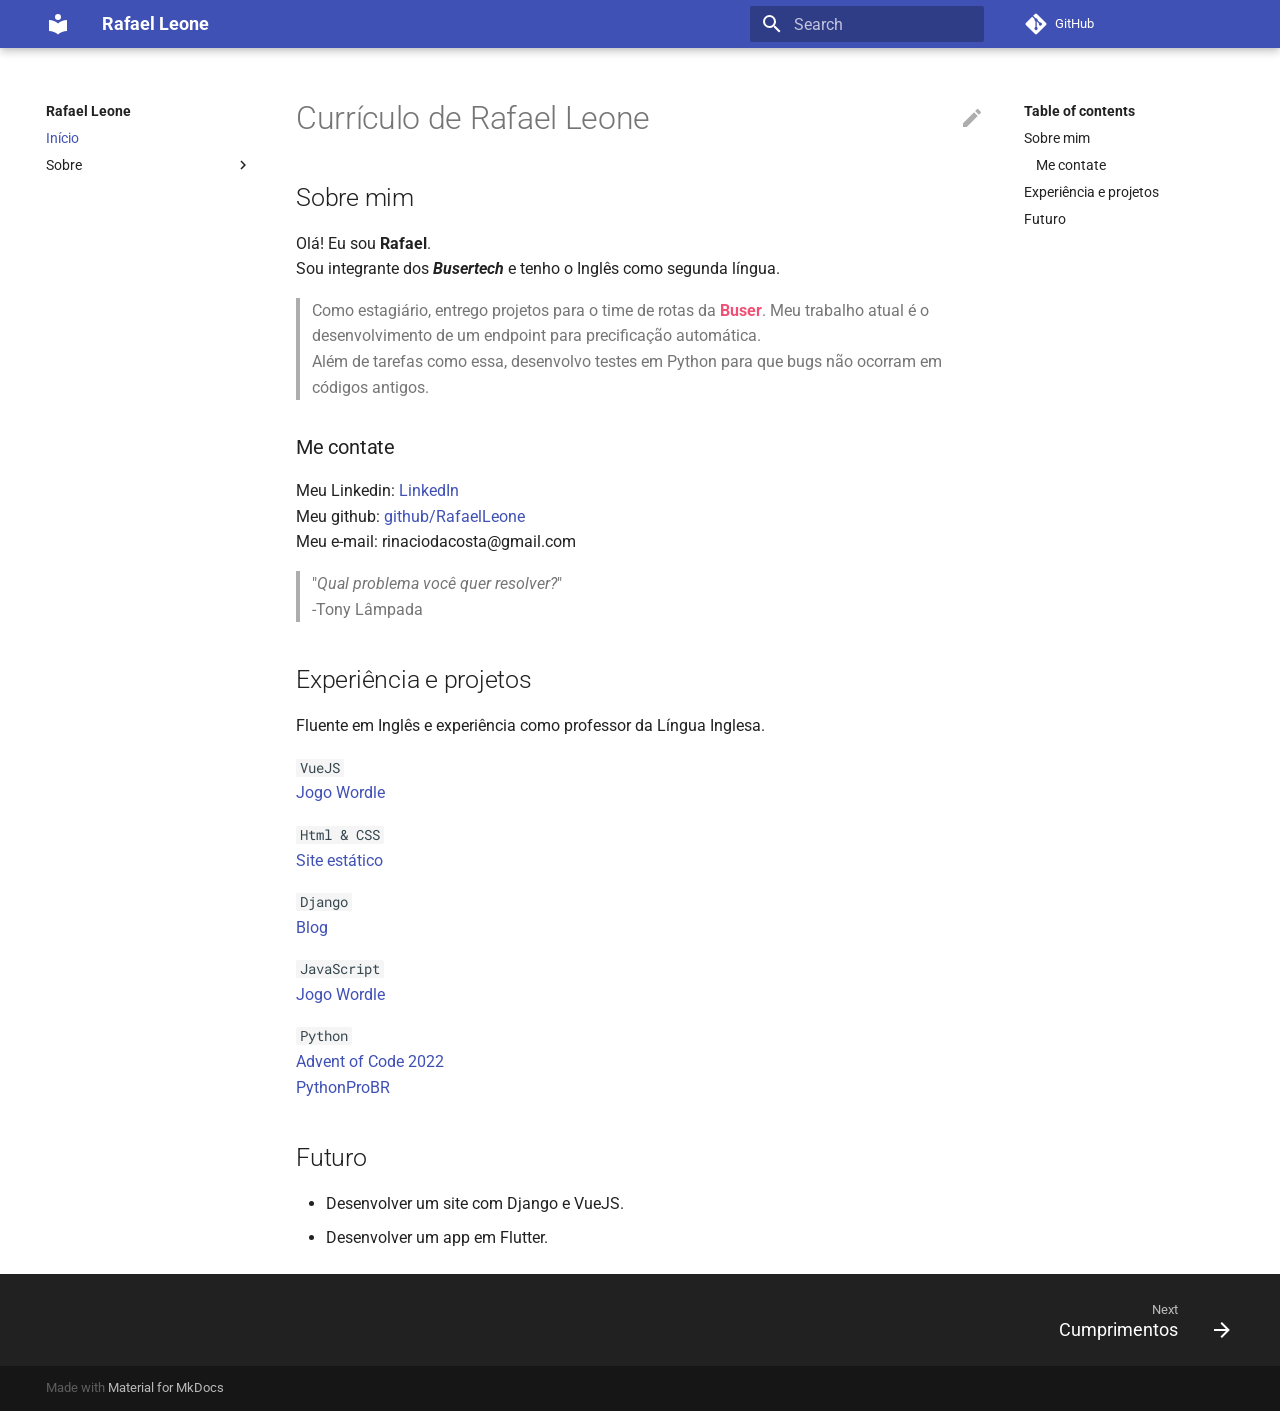
<file: index.html>
<!doctype html>
<html lang="en" class="no-js">
  <head>
    
      <meta charset="utf-8">
      <meta name="viewport" content="width=device-width,initial-scale=1">
      
      
      
        <link rel="canonical" href="https://rafaelleone.github.io/mkdocs_curriculo/">
      
      <link rel="icon" href="assets/images/favicon.png">
      <meta name="generator" content="mkdocs-1.4.2, mkdocs-material-8.5.10">
    
    
      
        <title>Rafael Leone</title>
      
    
    
      <link rel="stylesheet" href="assets/stylesheets/main.975780f9.min.css">
      
        
        <link rel="stylesheet" href="assets/stylesheets/palette.2505c338.min.css">
        
      
      

    
    
    
      
        
        
        <link rel="preconnect" href="https://fonts.gstatic.com" crossorigin>
        <link rel="stylesheet" href="https://fonts.googleapis.com/css?family=Roboto:300,300i,400,400i,700,700i%7CRoboto+Mono:400,400i,700,700i&display=fallback">
        <style>:root{--md-text-font:"Roboto";--md-code-font:"Roboto Mono"}</style>
      
    
    
      <link rel="stylesheet" href="stylesheets/extra.css">
    
    <script>__md_scope=new URL(".",location),__md_hash=e=>[...e].reduce((e,_)=>(e<<5)-e+_.charCodeAt(0),0),__md_get=(e,_=localStorage,t=__md_scope)=>JSON.parse(_.getItem(t.pathname+"."+e)),__md_set=(e,_,t=localStorage,a=__md_scope)=>{try{t.setItem(a.pathname+"."+e,JSON.stringify(_))}catch(e){}}</script>
    
      

    
    
    
  </head>
  
  
    
    
    
    
    
    <body dir="ltr" data-md-color-scheme="default" data-md-color-primary="None" data-md-color-accent="None">
  
    
    
    <input class="md-toggle" data-md-toggle="drawer" type="checkbox" id="__drawer" autocomplete="off">
    <input class="md-toggle" data-md-toggle="search" type="checkbox" id="__search" autocomplete="off">
    <label class="md-overlay" for="__drawer"></label>
    <div data-md-component="skip">
      
        
        <a href="#curriculo-de-rafael-leone" class="md-skip">
          Skip to content
        </a>
      
    </div>
    <div data-md-component="announce">
      
    </div>
    
    
      

<header class="md-header" data-md-component="header">
  <nav class="md-header__inner md-grid" aria-label="Header">
    <a href="." title="Rafael Leone" class="md-header__button md-logo" aria-label="Rafael Leone" data-md-component="logo">
      
  
  <svg xmlns="http://www.w3.org/2000/svg" viewBox="0 0 24 24"><path d="M12 8a3 3 0 0 0 3-3 3 3 0 0 0-3-3 3 3 0 0 0-3 3 3 3 0 0 0 3 3m0 3.54C9.64 9.35 6.5 8 3 8v11c3.5 0 6.64 1.35 9 3.54 2.36-2.19 5.5-3.54 9-3.54V8c-3.5 0-6.64 1.35-9 3.54Z"/></svg>

    </a>
    <label class="md-header__button md-icon" for="__drawer">
      <svg xmlns="http://www.w3.org/2000/svg" viewBox="0 0 24 24"><path d="M3 6h18v2H3V6m0 5h18v2H3v-2m0 5h18v2H3v-2Z"/></svg>
    </label>
    <div class="md-header__title" data-md-component="header-title">
      <div class="md-header__ellipsis">
        <div class="md-header__topic">
          <span class="md-ellipsis">
            Rafael Leone
          </span>
        </div>
        <div class="md-header__topic" data-md-component="header-topic">
          <span class="md-ellipsis">
            
              Início
            
          </span>
        </div>
      </div>
    </div>
    
    
    
      <label class="md-header__button md-icon" for="__search">
        <svg xmlns="http://www.w3.org/2000/svg" viewBox="0 0 24 24"><path d="M9.5 3A6.5 6.5 0 0 1 16 9.5c0 1.61-.59 3.09-1.56 4.23l.27.27h.79l5 5-1.5 1.5-5-5v-.79l-.27-.27A6.516 6.516 0 0 1 9.5 16 6.5 6.5 0 0 1 3 9.5 6.5 6.5 0 0 1 9.5 3m0 2C7 5 5 7 5 9.5S7 14 9.5 14 14 12 14 9.5 12 5 9.5 5Z"/></svg>
      </label>
      <div class="md-search" data-md-component="search" role="dialog">
  <label class="md-search__overlay" for="__search"></label>
  <div class="md-search__inner" role="search">
    <form class="md-search__form" name="search">
      <input type="text" class="md-search__input" name="query" aria-label="Search" placeholder="Search" autocapitalize="off" autocorrect="off" autocomplete="off" spellcheck="false" data-md-component="search-query" required>
      <label class="md-search__icon md-icon" for="__search">
        <svg xmlns="http://www.w3.org/2000/svg" viewBox="0 0 24 24"><path d="M9.5 3A6.5 6.5 0 0 1 16 9.5c0 1.61-.59 3.09-1.56 4.23l.27.27h.79l5 5-1.5 1.5-5-5v-.79l-.27-.27A6.516 6.516 0 0 1 9.5 16 6.5 6.5 0 0 1 3 9.5 6.5 6.5 0 0 1 9.5 3m0 2C7 5 5 7 5 9.5S7 14 9.5 14 14 12 14 9.5 12 5 9.5 5Z"/></svg>
        <svg xmlns="http://www.w3.org/2000/svg" viewBox="0 0 24 24"><path d="M20 11v2H8l5.5 5.5-1.42 1.42L4.16 12l7.92-7.92L13.5 5.5 8 11h12Z"/></svg>
      </label>
      <nav class="md-search__options" aria-label="Search">
        
        <button type="reset" class="md-search__icon md-icon" title="Clear" aria-label="Clear" tabindex="-1">
          <svg xmlns="http://www.w3.org/2000/svg" viewBox="0 0 24 24"><path d="M19 6.41 17.59 5 12 10.59 6.41 5 5 6.41 10.59 12 5 17.59 6.41 19 12 13.41 17.59 19 19 17.59 13.41 12 19 6.41Z"/></svg>
        </button>
      </nav>
      
    </form>
    <div class="md-search__output">
      <div class="md-search__scrollwrap" data-md-scrollfix>
        <div class="md-search-result" data-md-component="search-result">
          <div class="md-search-result__meta">
            Initializing search
          </div>
          <ol class="md-search-result__list"></ol>
        </div>
      </div>
    </div>
  </div>
</div>
    
    
      <div class="md-header__source">
        <a href="https://github.com/RafaelLeone/mkdocs_curriculo" title="Go to repository" class="md-source" data-md-component="source">
  <div class="md-source__icon md-icon">
    
    <svg xmlns="http://www.w3.org/2000/svg" viewBox="0 0 448 512"><!--! Font Awesome Free 6.2.1 by @fontawesome - https://fontawesome.com License - https://fontawesome.com/license/free (Icons: CC BY 4.0, Fonts: SIL OFL 1.1, Code: MIT License) Copyright 2022 Fonticons, Inc.--><path d="M439.55 236.05 244 40.45a28.87 28.87 0 0 0-40.81 0l-40.66 40.63 51.52 51.52c27.06-9.14 52.68 16.77 43.39 43.68l49.66 49.66c34.23-11.8 61.18 31 35.47 56.69-26.49 26.49-70.21-2.87-56-37.34L240.22 199v121.85c25.3 12.54 22.26 41.85 9.08 55a34.34 34.34 0 0 1-48.55 0c-17.57-17.6-11.07-46.91 11.25-56v-123c-20.8-8.51-24.6-30.74-18.64-45L142.57 101 8.45 235.14a28.86 28.86 0 0 0 0 40.81l195.61 195.6a28.86 28.86 0 0 0 40.8 0l194.69-194.69a28.86 28.86 0 0 0 0-40.81z"/></svg>
  </div>
  <div class="md-source__repository">
    GitHub
  </div>
</a>
      </div>
    
  </nav>
  
</header>
    
    <div class="md-container" data-md-component="container">
      
      
        
          
        
      
      <main class="md-main" data-md-component="main">
        <div class="md-main__inner md-grid">
          
            
              
              <div class="md-sidebar md-sidebar--primary" data-md-component="sidebar" data-md-type="navigation" >
                <div class="md-sidebar__scrollwrap">
                  <div class="md-sidebar__inner">
                    


<nav class="md-nav md-nav--primary" aria-label="Navigation" data-md-level="0">
  <label class="md-nav__title" for="__drawer">
    <a href="." title="Rafael Leone" class="md-nav__button md-logo" aria-label="Rafael Leone" data-md-component="logo">
      
  
  <svg xmlns="http://www.w3.org/2000/svg" viewBox="0 0 24 24"><path d="M12 8a3 3 0 0 0 3-3 3 3 0 0 0-3-3 3 3 0 0 0-3 3 3 3 0 0 0 3 3m0 3.54C9.64 9.35 6.5 8 3 8v11c3.5 0 6.64 1.35 9 3.54 2.36-2.19 5.5-3.54 9-3.54V8c-3.5 0-6.64 1.35-9 3.54Z"/></svg>

    </a>
    Rafael Leone
  </label>
  
    <div class="md-nav__source">
      <a href="https://github.com/RafaelLeone/mkdocs_curriculo" title="Go to repository" class="md-source" data-md-component="source">
  <div class="md-source__icon md-icon">
    
    <svg xmlns="http://www.w3.org/2000/svg" viewBox="0 0 448 512"><!--! Font Awesome Free 6.2.1 by @fontawesome - https://fontawesome.com License - https://fontawesome.com/license/free (Icons: CC BY 4.0, Fonts: SIL OFL 1.1, Code: MIT License) Copyright 2022 Fonticons, Inc.--><path d="M439.55 236.05 244 40.45a28.87 28.87 0 0 0-40.81 0l-40.66 40.63 51.52 51.52c27.06-9.14 52.68 16.77 43.39 43.68l49.66 49.66c34.23-11.8 61.18 31 35.47 56.69-26.49 26.49-70.21-2.87-56-37.34L240.22 199v121.85c25.3 12.54 22.26 41.85 9.08 55a34.34 34.34 0 0 1-48.55 0c-17.57-17.6-11.07-46.91 11.25-56v-123c-20.8-8.51-24.6-30.74-18.64-45L142.57 101 8.45 235.14a28.86 28.86 0 0 0 0 40.81l195.61 195.6a28.86 28.86 0 0 0 40.8 0l194.69-194.69a28.86 28.86 0 0 0 0-40.81z"/></svg>
  </div>
  <div class="md-source__repository">
    GitHub
  </div>
</a>
    </div>
  
  <ul class="md-nav__list" data-md-scrollfix>
    
      
      
      

  
  
    
  
  
    <li class="md-nav__item md-nav__item--active">
      
      <input class="md-nav__toggle md-toggle" data-md-toggle="toc" type="checkbox" id="__toc">
      
      
        
      
      
        <label class="md-nav__link md-nav__link--active" for="__toc">
          Início
          <span class="md-nav__icon md-icon"></span>
        </label>
      
      <a href="." class="md-nav__link md-nav__link--active">
        Início
      </a>
      
        

<nav class="md-nav md-nav--secondary" aria-label="Table of contents">
  
  
  
    
  
  
    <label class="md-nav__title" for="__toc">
      <span class="md-nav__icon md-icon"></span>
      Table of contents
    </label>
    <ul class="md-nav__list" data-md-component="toc" data-md-scrollfix>
      
        <li class="md-nav__item">
  <a href="#sobre-mim" class="md-nav__link">
    Sobre mim
  </a>
  
    <nav class="md-nav" aria-label="Sobre mim">
      <ul class="md-nav__list">
        
          <li class="md-nav__item">
  <a href="#me-contate" class="md-nav__link">
    Me contate
  </a>
  
</li>
        
      </ul>
    </nav>
  
</li>
      
        <li class="md-nav__item">
  <a href="#experiencia-e-projetos" class="md-nav__link">
    Experiência e projetos
  </a>
  
</li>
      
        <li class="md-nav__item">
  <a href="#futuro" class="md-nav__link">
    Futuro
  </a>
  
</li>
      
    </ul>
  
</nav>
      
    </li>
  

    
      
      
      

  
  
  
    
    <li class="md-nav__item md-nav__item--nested">
      
      
        <input class="md-nav__toggle md-toggle" data-md-toggle="__nav_2" type="checkbox" id="__nav_2" >
      
      
      
      
        <label class="md-nav__link" for="__nav_2">
          Sobre
          <span class="md-nav__icon md-icon"></span>
        </label>
      
      <nav class="md-nav" aria-label="Sobre" data-md-level="1">
        <label class="md-nav__title" for="__nav_2">
          <span class="md-nav__icon md-icon"></span>
          Sobre
        </label>
        <ul class="md-nav__list" data-md-scrollfix>
          
            
              
  
  
  
    <li class="md-nav__item">
      <a href="about/about/" class="md-nav__link">
        Cumprimentos
      </a>
    </li>
  

            
          
            
              
  
  
  
    <li class="md-nav__item">
      <a href="about/about2/" class="md-nav__link">
        Perguntas
      </a>
    </li>
  

            
          
        </ul>
      </nav>
    </li>
  

    
  </ul>
</nav>
                  </div>
                </div>
              </div>
            
            
              
              <div class="md-sidebar md-sidebar--secondary" data-md-component="sidebar" data-md-type="toc" >
                <div class="md-sidebar__scrollwrap">
                  <div class="md-sidebar__inner">
                    

<nav class="md-nav md-nav--secondary" aria-label="Table of contents">
  
  
  
    
  
  
    <label class="md-nav__title" for="__toc">
      <span class="md-nav__icon md-icon"></span>
      Table of contents
    </label>
    <ul class="md-nav__list" data-md-component="toc" data-md-scrollfix>
      
        <li class="md-nav__item">
  <a href="#sobre-mim" class="md-nav__link">
    Sobre mim
  </a>
  
    <nav class="md-nav" aria-label="Sobre mim">
      <ul class="md-nav__list">
        
          <li class="md-nav__item">
  <a href="#me-contate" class="md-nav__link">
    Me contate
  </a>
  
</li>
        
      </ul>
    </nav>
  
</li>
      
        <li class="md-nav__item">
  <a href="#experiencia-e-projetos" class="md-nav__link">
    Experiência e projetos
  </a>
  
</li>
      
        <li class="md-nav__item">
  <a href="#futuro" class="md-nav__link">
    Futuro
  </a>
  
</li>
      
    </ul>
  
</nav>
                  </div>
                </div>
              </div>
            
          
          
            <div class="md-content" data-md-component="content">
              <article class="md-content__inner md-typeset">
                
                  

  <a href="https://github.com/RafaelLeone/mkdocs_curriculo/edit/master/docs/index.md" title="Edit this page" class="md-content__button md-icon">
    
    <svg xmlns="http://www.w3.org/2000/svg" viewBox="0 0 24 24"><path d="M20.71 7.04c.39-.39.39-1.04 0-1.41l-2.34-2.34c-.37-.39-1.02-.39-1.41 0l-1.84 1.83 3.75 3.75M3 17.25V21h3.75L17.81 9.93l-3.75-3.75L3 17.25Z"/></svg>
  </a>


<h1 id="curriculo-de-rafael-leone">Currículo de Rafael Leone</h1>
<h2 id="sobre-mim">Sobre mim</h2>
<p>Olá!
Eu sou <strong>Rafael</strong>.<br />
Sou integrante dos <strong><em>Busertech</em></strong> e tenho o Inglês como segunda língua.</p>
<blockquote>
<p>Como estagiário, entrego projetos para o time de rotas da <span class="buser"><strong>Buser</strong></span>.
Meu trabalho atual é o desenvolvimento de um endpoint para precificação automática.<br />
Além de tarefas como essa, desenvolvo testes em Python para que bugs não ocorram em códigos antigos.</p>
</blockquote>
<h3 id="me-contate">Me contate</h3>
<p>Meu Linkedin: <a href="https://www.linkedin.com/in/rafael-leone-4883b41a1/">LinkedIn</a><br />
Meu github: <a href="https://github.com/RafaelLeone">github/RafaelLeone</a><br />
Meu e-mail: rinaciodacosta@gmail.com</p>
<blockquote>
<p>"<em>Qual problema você quer resolver?</em>"<br />
-Tony Lâmpada</p>
</blockquote>
<h2 id="experiencia-e-projetos">Experiência e projetos</h2>
<p>Fluente em Inglês e experiência como professor da Língua Inglesa.</p>
<p><code>VueJS</code><br />
<a href="https://rafaelleone.github.io/wordle-vuejs/">Jogo Wordle</a></p>
<p><code>Html &amp; CSS</code><br />
<a href="https://rafaelleone.github.io/d4-wordle-rafael-leone/">Site estático</a>  </p>
<p><code>Django</code><br />
<a href="https://rafaeleone26.pythonanywhere.com/">Blog</a>  </p>
<p><code>JavaScript</code><br />
<a href="https://rafaelleone.github.io/wordle_javascript2/">Jogo Wordle</a>  </p>
<p><code>Python</code><br />
<a href="https://github.com/RafaelLeone/adventofcode2022">Advent of Code 2022</a><br />
<a href="https://github.com/RafaelLeone/lista-de-exercicios-python-brasil">PythonProBR</a>  </p>
<h2 id="futuro">Futuro</h2>
<ul>
<li>Desenvolver um site com Django e VueJS.  </li>
<li>Desenvolver um app em Flutter.</li>
</ul>





                
              </article>
            </div>
          
          
        </div>
        
      </main>
      
        <footer class="md-footer">
  
    
    <nav class="md-footer__inner md-grid" aria-label="Footer" >
      
      
        
        <a href="about/about/" class="md-footer__link md-footer__link--next" aria-label="Next: Cumprimentos" rel="next">
          <div class="md-footer__title">
            <div class="md-ellipsis">
              <span class="md-footer__direction">
                Next
              </span>
              Cumprimentos
            </div>
          </div>
          <div class="md-footer__button md-icon">
            <svg xmlns="http://www.w3.org/2000/svg" viewBox="0 0 24 24"><path d="M4 11v2h12l-5.5 5.5 1.42 1.42L19.84 12l-7.92-7.92L10.5 5.5 16 11H4Z"/></svg>
          </div>
        </a>
      
    </nav>
  
  <div class="md-footer-meta md-typeset">
    <div class="md-footer-meta__inner md-grid">
      <div class="md-copyright">
  
  
    Made with
    <a href="https://squidfunk.github.io/mkdocs-material/" target="_blank" rel="noopener">
      Material for MkDocs
    </a>
  
</div>
      
    </div>
  </div>
</footer>
      
    </div>
    <div class="md-dialog" data-md-component="dialog">
      <div class="md-dialog__inner md-typeset"></div>
    </div>
    
    <script id="__config" type="application/json">{"base": ".", "features": [], "search": "assets/javascripts/workers/search.16e2a7d4.min.js", "translations": {"clipboard.copied": "Copied to clipboard", "clipboard.copy": "Copy to clipboard", "search.config.lang": "en", "search.config.pipeline": "trimmer, stopWordFilter", "search.config.separator": "[\\s\\-]+", "search.placeholder": "Search", "search.result.more.one": "1 more on this page", "search.result.more.other": "# more on this page", "search.result.none": "No matching documents", "search.result.one": "1 matching document", "search.result.other": "# matching documents", "search.result.placeholder": "Type to start searching", "search.result.term.missing": "Missing", "select.version.title": "Select version"}}</script>
    
    
      <script src="assets/javascripts/bundle.5a2dcb6a.min.js"></script>
      
    
    
  </body>
</html>
</file>
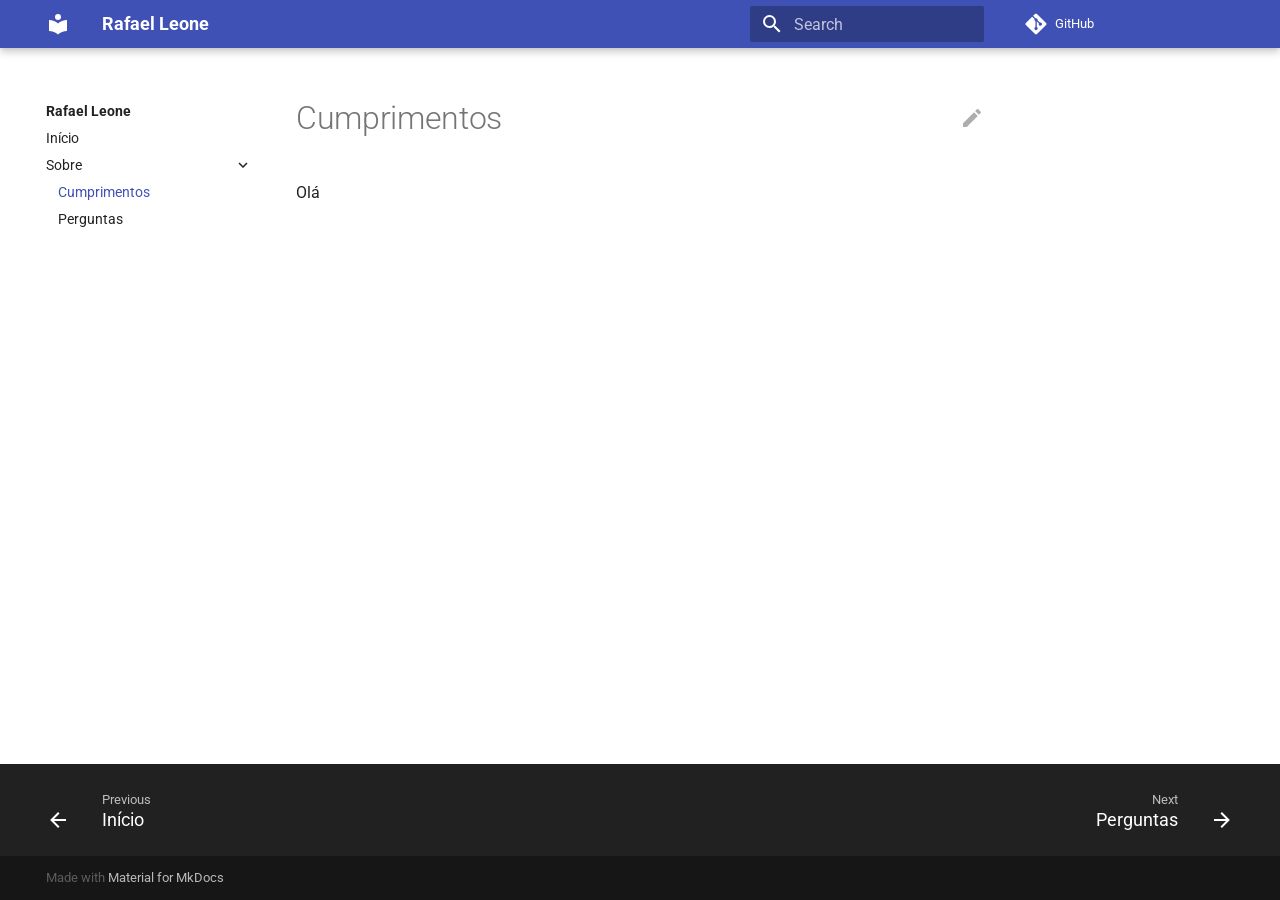
<file: about/about/index.html>
<!doctype html>
<html lang="en" class="no-js">
  <head>
    
      <meta charset="utf-8">
      <meta name="viewport" content="width=device-width,initial-scale=1">
      
      
      
        <link rel="canonical" href="https://rafaelleone.github.io/mkdocs_curriculo/about/about/">
      
      <link rel="icon" href="../../assets/images/favicon.png">
      <meta name="generator" content="mkdocs-1.4.2, mkdocs-material-8.5.10">
    
    
      
        <title>Cumprimentos - Rafael Leone</title>
      
    
    
      <link rel="stylesheet" href="../../assets/stylesheets/main.975780f9.min.css">
      
        
        <link rel="stylesheet" href="../../assets/stylesheets/palette.2505c338.min.css">
        
      
      

    
    
    
      
        
        
        <link rel="preconnect" href="https://fonts.gstatic.com" crossorigin>
        <link rel="stylesheet" href="https://fonts.googleapis.com/css?family=Roboto:300,300i,400,400i,700,700i%7CRoboto+Mono:400,400i,700,700i&display=fallback">
        <style>:root{--md-text-font:"Roboto";--md-code-font:"Roboto Mono"}</style>
      
    
    
      <link rel="stylesheet" href="../../stylesheets/extra.css">
    
    <script>__md_scope=new URL("../..",location),__md_hash=e=>[...e].reduce((e,_)=>(e<<5)-e+_.charCodeAt(0),0),__md_get=(e,_=localStorage,t=__md_scope)=>JSON.parse(_.getItem(t.pathname+"."+e)),__md_set=(e,_,t=localStorage,a=__md_scope)=>{try{t.setItem(a.pathname+"."+e,JSON.stringify(_))}catch(e){}}</script>
    
      

    
    
    
  </head>
  
  
    
    
    
    
    
    <body dir="ltr" data-md-color-scheme="default" data-md-color-primary="None" data-md-color-accent="None">
  
    
    
    <input class="md-toggle" data-md-toggle="drawer" type="checkbox" id="__drawer" autocomplete="off">
    <input class="md-toggle" data-md-toggle="search" type="checkbox" id="__search" autocomplete="off">
    <label class="md-overlay" for="__drawer"></label>
    <div data-md-component="skip">
      
    </div>
    <div data-md-component="announce">
      
    </div>
    
    
      

<header class="md-header" data-md-component="header">
  <nav class="md-header__inner md-grid" aria-label="Header">
    <a href="../.." title="Rafael Leone" class="md-header__button md-logo" aria-label="Rafael Leone" data-md-component="logo">
      
  
  <svg xmlns="http://www.w3.org/2000/svg" viewBox="0 0 24 24"><path d="M12 8a3 3 0 0 0 3-3 3 3 0 0 0-3-3 3 3 0 0 0-3 3 3 3 0 0 0 3 3m0 3.54C9.64 9.35 6.5 8 3 8v11c3.5 0 6.64 1.35 9 3.54 2.36-2.19 5.5-3.54 9-3.54V8c-3.5 0-6.64 1.35-9 3.54Z"/></svg>

    </a>
    <label class="md-header__button md-icon" for="__drawer">
      <svg xmlns="http://www.w3.org/2000/svg" viewBox="0 0 24 24"><path d="M3 6h18v2H3V6m0 5h18v2H3v-2m0 5h18v2H3v-2Z"/></svg>
    </label>
    <div class="md-header__title" data-md-component="header-title">
      <div class="md-header__ellipsis">
        <div class="md-header__topic">
          <span class="md-ellipsis">
            Rafael Leone
          </span>
        </div>
        <div class="md-header__topic" data-md-component="header-topic">
          <span class="md-ellipsis">
            
              Cumprimentos
            
          </span>
        </div>
      </div>
    </div>
    
    
    
      <label class="md-header__button md-icon" for="__search">
        <svg xmlns="http://www.w3.org/2000/svg" viewBox="0 0 24 24"><path d="M9.5 3A6.5 6.5 0 0 1 16 9.5c0 1.61-.59 3.09-1.56 4.23l.27.27h.79l5 5-1.5 1.5-5-5v-.79l-.27-.27A6.516 6.516 0 0 1 9.5 16 6.5 6.5 0 0 1 3 9.5 6.5 6.5 0 0 1 9.5 3m0 2C7 5 5 7 5 9.5S7 14 9.5 14 14 12 14 9.5 12 5 9.5 5Z"/></svg>
      </label>
      <div class="md-search" data-md-component="search" role="dialog">
  <label class="md-search__overlay" for="__search"></label>
  <div class="md-search__inner" role="search">
    <form class="md-search__form" name="search">
      <input type="text" class="md-search__input" name="query" aria-label="Search" placeholder="Search" autocapitalize="off" autocorrect="off" autocomplete="off" spellcheck="false" data-md-component="search-query" required>
      <label class="md-search__icon md-icon" for="__search">
        <svg xmlns="http://www.w3.org/2000/svg" viewBox="0 0 24 24"><path d="M9.5 3A6.5 6.5 0 0 1 16 9.5c0 1.61-.59 3.09-1.56 4.23l.27.27h.79l5 5-1.5 1.5-5-5v-.79l-.27-.27A6.516 6.516 0 0 1 9.5 16 6.5 6.5 0 0 1 3 9.5 6.5 6.5 0 0 1 9.5 3m0 2C7 5 5 7 5 9.5S7 14 9.5 14 14 12 14 9.5 12 5 9.5 5Z"/></svg>
        <svg xmlns="http://www.w3.org/2000/svg" viewBox="0 0 24 24"><path d="M20 11v2H8l5.5 5.5-1.42 1.42L4.16 12l7.92-7.92L13.5 5.5 8 11h12Z"/></svg>
      </label>
      <nav class="md-search__options" aria-label="Search">
        
        <button type="reset" class="md-search__icon md-icon" title="Clear" aria-label="Clear" tabindex="-1">
          <svg xmlns="http://www.w3.org/2000/svg" viewBox="0 0 24 24"><path d="M19 6.41 17.59 5 12 10.59 6.41 5 5 6.41 10.59 12 5 17.59 6.41 19 12 13.41 17.59 19 19 17.59 13.41 12 19 6.41Z"/></svg>
        </button>
      </nav>
      
    </form>
    <div class="md-search__output">
      <div class="md-search__scrollwrap" data-md-scrollfix>
        <div class="md-search-result" data-md-component="search-result">
          <div class="md-search-result__meta">
            Initializing search
          </div>
          <ol class="md-search-result__list"></ol>
        </div>
      </div>
    </div>
  </div>
</div>
    
    
      <div class="md-header__source">
        <a href="https://github.com/RafaelLeone/mkdocs_curriculo" title="Go to repository" class="md-source" data-md-component="source">
  <div class="md-source__icon md-icon">
    
    <svg xmlns="http://www.w3.org/2000/svg" viewBox="0 0 448 512"><!--! Font Awesome Free 6.2.1 by @fontawesome - https://fontawesome.com License - https://fontawesome.com/license/free (Icons: CC BY 4.0, Fonts: SIL OFL 1.1, Code: MIT License) Copyright 2022 Fonticons, Inc.--><path d="M439.55 236.05 244 40.45a28.87 28.87 0 0 0-40.81 0l-40.66 40.63 51.52 51.52c27.06-9.14 52.68 16.77 43.39 43.68l49.66 49.66c34.23-11.8 61.18 31 35.47 56.69-26.49 26.49-70.21-2.87-56-37.34L240.22 199v121.85c25.3 12.54 22.26 41.85 9.08 55a34.34 34.34 0 0 1-48.55 0c-17.57-17.6-11.07-46.91 11.25-56v-123c-20.8-8.51-24.6-30.74-18.64-45L142.57 101 8.45 235.14a28.86 28.86 0 0 0 0 40.81l195.61 195.6a28.86 28.86 0 0 0 40.8 0l194.69-194.69a28.86 28.86 0 0 0 0-40.81z"/></svg>
  </div>
  <div class="md-source__repository">
    GitHub
  </div>
</a>
      </div>
    
  </nav>
  
</header>
    
    <div class="md-container" data-md-component="container">
      
      
        
          
        
      
      <main class="md-main" data-md-component="main">
        <div class="md-main__inner md-grid">
          
            
              
              <div class="md-sidebar md-sidebar--primary" data-md-component="sidebar" data-md-type="navigation" >
                <div class="md-sidebar__scrollwrap">
                  <div class="md-sidebar__inner">
                    


<nav class="md-nav md-nav--primary" aria-label="Navigation" data-md-level="0">
  <label class="md-nav__title" for="__drawer">
    <a href="../.." title="Rafael Leone" class="md-nav__button md-logo" aria-label="Rafael Leone" data-md-component="logo">
      
  
  <svg xmlns="http://www.w3.org/2000/svg" viewBox="0 0 24 24"><path d="M12 8a3 3 0 0 0 3-3 3 3 0 0 0-3-3 3 3 0 0 0-3 3 3 3 0 0 0 3 3m0 3.54C9.64 9.35 6.5 8 3 8v11c3.5 0 6.64 1.35 9 3.54 2.36-2.19 5.5-3.54 9-3.54V8c-3.5 0-6.64 1.35-9 3.54Z"/></svg>

    </a>
    Rafael Leone
  </label>
  
    <div class="md-nav__source">
      <a href="https://github.com/RafaelLeone/mkdocs_curriculo" title="Go to repository" class="md-source" data-md-component="source">
  <div class="md-source__icon md-icon">
    
    <svg xmlns="http://www.w3.org/2000/svg" viewBox="0 0 448 512"><!--! Font Awesome Free 6.2.1 by @fontawesome - https://fontawesome.com License - https://fontawesome.com/license/free (Icons: CC BY 4.0, Fonts: SIL OFL 1.1, Code: MIT License) Copyright 2022 Fonticons, Inc.--><path d="M439.55 236.05 244 40.45a28.87 28.87 0 0 0-40.81 0l-40.66 40.63 51.52 51.52c27.06-9.14 52.68 16.77 43.39 43.68l49.66 49.66c34.23-11.8 61.18 31 35.47 56.69-26.49 26.49-70.21-2.87-56-37.34L240.22 199v121.85c25.3 12.54 22.26 41.85 9.08 55a34.34 34.34 0 0 1-48.55 0c-17.57-17.6-11.07-46.91 11.25-56v-123c-20.8-8.51-24.6-30.74-18.64-45L142.57 101 8.45 235.14a28.86 28.86 0 0 0 0 40.81l195.61 195.6a28.86 28.86 0 0 0 40.8 0l194.69-194.69a28.86 28.86 0 0 0 0-40.81z"/></svg>
  </div>
  <div class="md-source__repository">
    GitHub
  </div>
</a>
    </div>
  
  <ul class="md-nav__list" data-md-scrollfix>
    
      
      
      

  
  
  
    <li class="md-nav__item">
      <a href="../.." class="md-nav__link">
        Início
      </a>
    </li>
  

    
      
      
      

  
  
    
  
  
    
    <li class="md-nav__item md-nav__item--active md-nav__item--nested">
      
      
        <input class="md-nav__toggle md-toggle" data-md-toggle="__nav_2" type="checkbox" id="__nav_2" checked>
      
      
      
      
        <label class="md-nav__link" for="__nav_2">
          Sobre
          <span class="md-nav__icon md-icon"></span>
        </label>
      
      <nav class="md-nav" aria-label="Sobre" data-md-level="1">
        <label class="md-nav__title" for="__nav_2">
          <span class="md-nav__icon md-icon"></span>
          Sobre
        </label>
        <ul class="md-nav__list" data-md-scrollfix>
          
            
              
  
  
    
  
  
    <li class="md-nav__item md-nav__item--active">
      
      <input class="md-nav__toggle md-toggle" data-md-toggle="toc" type="checkbox" id="__toc">
      
      
      
      <a href="./" class="md-nav__link md-nav__link--active">
        Cumprimentos
      </a>
      
    </li>
  

            
          
            
              
  
  
  
    <li class="md-nav__item">
      <a href="../about2/" class="md-nav__link">
        Perguntas
      </a>
    </li>
  

            
          
        </ul>
      </nav>
    </li>
  

    
  </ul>
</nav>
                  </div>
                </div>
              </div>
            
            
              
              <div class="md-sidebar md-sidebar--secondary" data-md-component="sidebar" data-md-type="toc" >
                <div class="md-sidebar__scrollwrap">
                  <div class="md-sidebar__inner">
                    

<nav class="md-nav md-nav--secondary" aria-label="Table of contents">
  
  
  
  
</nav>
                  </div>
                </div>
              </div>
            
          
          
            <div class="md-content" data-md-component="content">
              <article class="md-content__inner md-typeset">
                
                  

  <a href="https://github.com/RafaelLeone/mkdocs_curriculo/edit/master/docs/about/about.md" title="Edit this page" class="md-content__button md-icon">
    
    <svg xmlns="http://www.w3.org/2000/svg" viewBox="0 0 24 24"><path d="M20.71 7.04c.39-.39.39-1.04 0-1.41l-2.34-2.34c-.37-.39-1.02-.39-1.41 0l-1.84 1.83 3.75 3.75M3 17.25V21h3.75L17.81 9.93l-3.75-3.75L3 17.25Z"/></svg>
  </a>


  <h1>Cumprimentos</h1>

<p>Olá</p>





                
              </article>
            </div>
          
          
        </div>
        
      </main>
      
        <footer class="md-footer">
  
    
    <nav class="md-footer__inner md-grid" aria-label="Footer" >
      
        
        <a href="../.." class="md-footer__link md-footer__link--prev" aria-label="Previous: Início" rel="prev">
          <div class="md-footer__button md-icon">
            <svg xmlns="http://www.w3.org/2000/svg" viewBox="0 0 24 24"><path d="M20 11v2H8l5.5 5.5-1.42 1.42L4.16 12l7.92-7.92L13.5 5.5 8 11h12Z"/></svg>
          </div>
          <div class="md-footer__title">
            <div class="md-ellipsis">
              <span class="md-footer__direction">
                Previous
              </span>
              Início
            </div>
          </div>
        </a>
      
      
        
        <a href="../about2/" class="md-footer__link md-footer__link--next" aria-label="Next: Perguntas" rel="next">
          <div class="md-footer__title">
            <div class="md-ellipsis">
              <span class="md-footer__direction">
                Next
              </span>
              Perguntas
            </div>
          </div>
          <div class="md-footer__button md-icon">
            <svg xmlns="http://www.w3.org/2000/svg" viewBox="0 0 24 24"><path d="M4 11v2h12l-5.5 5.5 1.42 1.42L19.84 12l-7.92-7.92L10.5 5.5 16 11H4Z"/></svg>
          </div>
        </a>
      
    </nav>
  
  <div class="md-footer-meta md-typeset">
    <div class="md-footer-meta__inner md-grid">
      <div class="md-copyright">
  
  
    Made with
    <a href="https://squidfunk.github.io/mkdocs-material/" target="_blank" rel="noopener">
      Material for MkDocs
    </a>
  
</div>
      
    </div>
  </div>
</footer>
      
    </div>
    <div class="md-dialog" data-md-component="dialog">
      <div class="md-dialog__inner md-typeset"></div>
    </div>
    
    <script id="__config" type="application/json">{"base": "../..", "features": [], "search": "../../assets/javascripts/workers/search.16e2a7d4.min.js", "translations": {"clipboard.copied": "Copied to clipboard", "clipboard.copy": "Copy to clipboard", "search.config.lang": "en", "search.config.pipeline": "trimmer, stopWordFilter", "search.config.separator": "[\\s\\-]+", "search.placeholder": "Search", "search.result.more.one": "1 more on this page", "search.result.more.other": "# more on this page", "search.result.none": "No matching documents", "search.result.one": "1 matching document", "search.result.other": "# matching documents", "search.result.placeholder": "Type to start searching", "search.result.term.missing": "Missing", "select.version.title": "Select version"}}</script>
    
    
      <script src="../../assets/javascripts/bundle.5a2dcb6a.min.js"></script>
      
    
    
  </body>
</html>
</file>
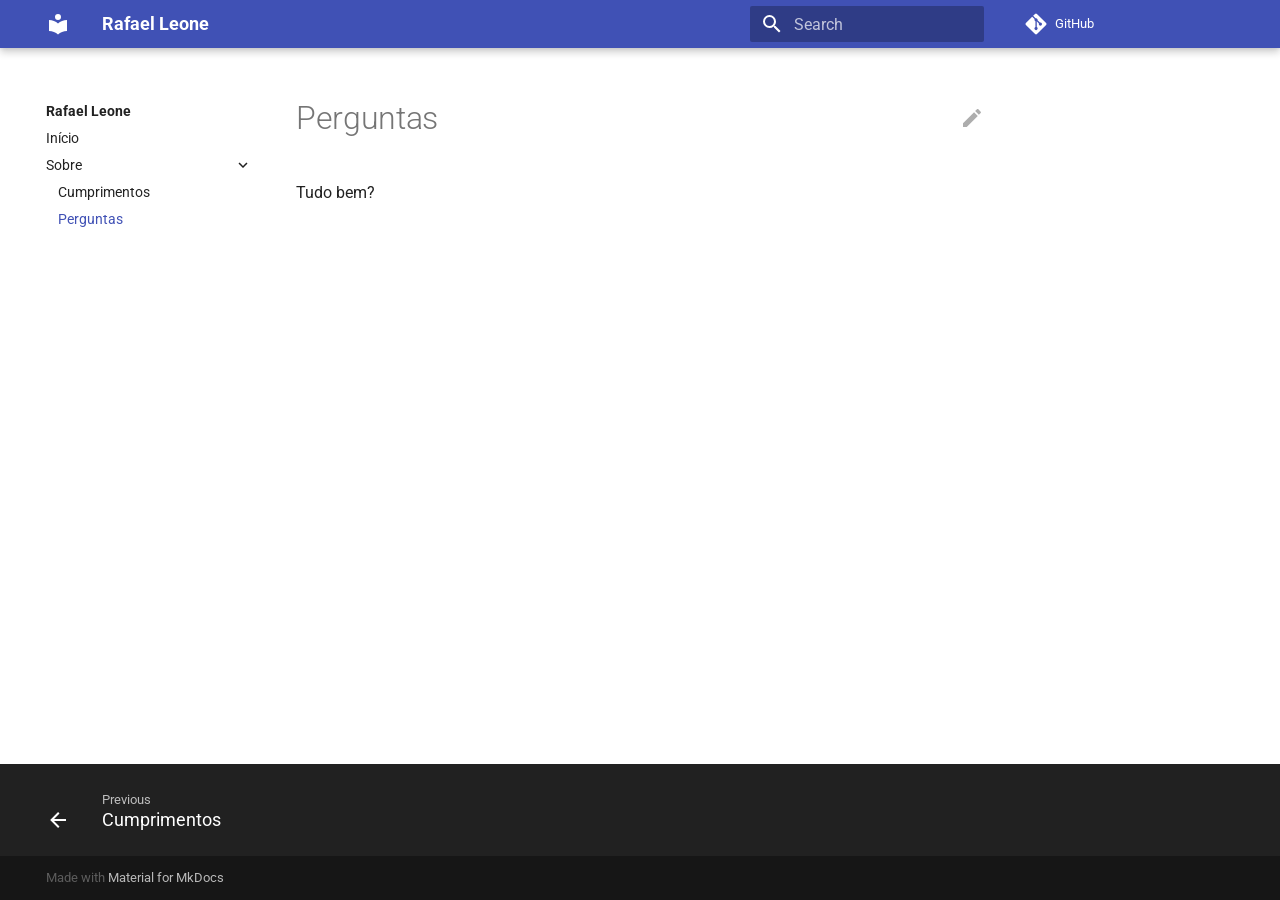
<file: about/about2/index.html>
<!doctype html>
<html lang="en" class="no-js">
  <head>
    
      <meta charset="utf-8">
      <meta name="viewport" content="width=device-width,initial-scale=1">
      
      
      
        <link rel="canonical" href="https://rafaelleone.github.io/mkdocs_curriculo/about/about2/">
      
      <link rel="icon" href="../../assets/images/favicon.png">
      <meta name="generator" content="mkdocs-1.4.2, mkdocs-material-8.5.10">
    
    
      
        <title>Perguntas - Rafael Leone</title>
      
    
    
      <link rel="stylesheet" href="../../assets/stylesheets/main.975780f9.min.css">
      
        
        <link rel="stylesheet" href="../../assets/stylesheets/palette.2505c338.min.css">
        
      
      

    
    
    
      
        
        
        <link rel="preconnect" href="https://fonts.gstatic.com" crossorigin>
        <link rel="stylesheet" href="https://fonts.googleapis.com/css?family=Roboto:300,300i,400,400i,700,700i%7CRoboto+Mono:400,400i,700,700i&display=fallback">
        <style>:root{--md-text-font:"Roboto";--md-code-font:"Roboto Mono"}</style>
      
    
    
      <link rel="stylesheet" href="../../stylesheets/extra.css">
    
    <script>__md_scope=new URL("../..",location),__md_hash=e=>[...e].reduce((e,_)=>(e<<5)-e+_.charCodeAt(0),0),__md_get=(e,_=localStorage,t=__md_scope)=>JSON.parse(_.getItem(t.pathname+"."+e)),__md_set=(e,_,t=localStorage,a=__md_scope)=>{try{t.setItem(a.pathname+"."+e,JSON.stringify(_))}catch(e){}}</script>
    
      

    
    
    
  </head>
  
  
    
    
    
    
    
    <body dir="ltr" data-md-color-scheme="default" data-md-color-primary="None" data-md-color-accent="None">
  
    
    
    <input class="md-toggle" data-md-toggle="drawer" type="checkbox" id="__drawer" autocomplete="off">
    <input class="md-toggle" data-md-toggle="search" type="checkbox" id="__search" autocomplete="off">
    <label class="md-overlay" for="__drawer"></label>
    <div data-md-component="skip">
      
    </div>
    <div data-md-component="announce">
      
    </div>
    
    
      

<header class="md-header" data-md-component="header">
  <nav class="md-header__inner md-grid" aria-label="Header">
    <a href="../.." title="Rafael Leone" class="md-header__button md-logo" aria-label="Rafael Leone" data-md-component="logo">
      
  
  <svg xmlns="http://www.w3.org/2000/svg" viewBox="0 0 24 24"><path d="M12 8a3 3 0 0 0 3-3 3 3 0 0 0-3-3 3 3 0 0 0-3 3 3 3 0 0 0 3 3m0 3.54C9.64 9.35 6.5 8 3 8v11c3.5 0 6.64 1.35 9 3.54 2.36-2.19 5.5-3.54 9-3.54V8c-3.5 0-6.64 1.35-9 3.54Z"/></svg>

    </a>
    <label class="md-header__button md-icon" for="__drawer">
      <svg xmlns="http://www.w3.org/2000/svg" viewBox="0 0 24 24"><path d="M3 6h18v2H3V6m0 5h18v2H3v-2m0 5h18v2H3v-2Z"/></svg>
    </label>
    <div class="md-header__title" data-md-component="header-title">
      <div class="md-header__ellipsis">
        <div class="md-header__topic">
          <span class="md-ellipsis">
            Rafael Leone
          </span>
        </div>
        <div class="md-header__topic" data-md-component="header-topic">
          <span class="md-ellipsis">
            
              Perguntas
            
          </span>
        </div>
      </div>
    </div>
    
    
    
      <label class="md-header__button md-icon" for="__search">
        <svg xmlns="http://www.w3.org/2000/svg" viewBox="0 0 24 24"><path d="M9.5 3A6.5 6.5 0 0 1 16 9.5c0 1.61-.59 3.09-1.56 4.23l.27.27h.79l5 5-1.5 1.5-5-5v-.79l-.27-.27A6.516 6.516 0 0 1 9.5 16 6.5 6.5 0 0 1 3 9.5 6.5 6.5 0 0 1 9.5 3m0 2C7 5 5 7 5 9.5S7 14 9.5 14 14 12 14 9.5 12 5 9.5 5Z"/></svg>
      </label>
      <div class="md-search" data-md-component="search" role="dialog">
  <label class="md-search__overlay" for="__search"></label>
  <div class="md-search__inner" role="search">
    <form class="md-search__form" name="search">
      <input type="text" class="md-search__input" name="query" aria-label="Search" placeholder="Search" autocapitalize="off" autocorrect="off" autocomplete="off" spellcheck="false" data-md-component="search-query" required>
      <label class="md-search__icon md-icon" for="__search">
        <svg xmlns="http://www.w3.org/2000/svg" viewBox="0 0 24 24"><path d="M9.5 3A6.5 6.5 0 0 1 16 9.5c0 1.61-.59 3.09-1.56 4.23l.27.27h.79l5 5-1.5 1.5-5-5v-.79l-.27-.27A6.516 6.516 0 0 1 9.5 16 6.5 6.5 0 0 1 3 9.5 6.5 6.5 0 0 1 9.5 3m0 2C7 5 5 7 5 9.5S7 14 9.5 14 14 12 14 9.5 12 5 9.5 5Z"/></svg>
        <svg xmlns="http://www.w3.org/2000/svg" viewBox="0 0 24 24"><path d="M20 11v2H8l5.5 5.5-1.42 1.42L4.16 12l7.92-7.92L13.5 5.5 8 11h12Z"/></svg>
      </label>
      <nav class="md-search__options" aria-label="Search">
        
        <button type="reset" class="md-search__icon md-icon" title="Clear" aria-label="Clear" tabindex="-1">
          <svg xmlns="http://www.w3.org/2000/svg" viewBox="0 0 24 24"><path d="M19 6.41 17.59 5 12 10.59 6.41 5 5 6.41 10.59 12 5 17.59 6.41 19 12 13.41 17.59 19 19 17.59 13.41 12 19 6.41Z"/></svg>
        </button>
      </nav>
      
    </form>
    <div class="md-search__output">
      <div class="md-search__scrollwrap" data-md-scrollfix>
        <div class="md-search-result" data-md-component="search-result">
          <div class="md-search-result__meta">
            Initializing search
          </div>
          <ol class="md-search-result__list"></ol>
        </div>
      </div>
    </div>
  </div>
</div>
    
    
      <div class="md-header__source">
        <a href="https://github.com/RafaelLeone/mkdocs_curriculo" title="Go to repository" class="md-source" data-md-component="source">
  <div class="md-source__icon md-icon">
    
    <svg xmlns="http://www.w3.org/2000/svg" viewBox="0 0 448 512"><!--! Font Awesome Free 6.2.1 by @fontawesome - https://fontawesome.com License - https://fontawesome.com/license/free (Icons: CC BY 4.0, Fonts: SIL OFL 1.1, Code: MIT License) Copyright 2022 Fonticons, Inc.--><path d="M439.55 236.05 244 40.45a28.87 28.87 0 0 0-40.81 0l-40.66 40.63 51.52 51.52c27.06-9.14 52.68 16.77 43.39 43.68l49.66 49.66c34.23-11.8 61.18 31 35.47 56.69-26.49 26.49-70.21-2.87-56-37.34L240.22 199v121.85c25.3 12.54 22.26 41.85 9.08 55a34.34 34.34 0 0 1-48.55 0c-17.57-17.6-11.07-46.91 11.25-56v-123c-20.8-8.51-24.6-30.74-18.64-45L142.57 101 8.45 235.14a28.86 28.86 0 0 0 0 40.81l195.61 195.6a28.86 28.86 0 0 0 40.8 0l194.69-194.69a28.86 28.86 0 0 0 0-40.81z"/></svg>
  </div>
  <div class="md-source__repository">
    GitHub
  </div>
</a>
      </div>
    
  </nav>
  
</header>
    
    <div class="md-container" data-md-component="container">
      
      
        
          
        
      
      <main class="md-main" data-md-component="main">
        <div class="md-main__inner md-grid">
          
            
              
              <div class="md-sidebar md-sidebar--primary" data-md-component="sidebar" data-md-type="navigation" >
                <div class="md-sidebar__scrollwrap">
                  <div class="md-sidebar__inner">
                    


<nav class="md-nav md-nav--primary" aria-label="Navigation" data-md-level="0">
  <label class="md-nav__title" for="__drawer">
    <a href="../.." title="Rafael Leone" class="md-nav__button md-logo" aria-label="Rafael Leone" data-md-component="logo">
      
  
  <svg xmlns="http://www.w3.org/2000/svg" viewBox="0 0 24 24"><path d="M12 8a3 3 0 0 0 3-3 3 3 0 0 0-3-3 3 3 0 0 0-3 3 3 3 0 0 0 3 3m0 3.54C9.64 9.35 6.5 8 3 8v11c3.5 0 6.64 1.35 9 3.54 2.36-2.19 5.5-3.54 9-3.54V8c-3.5 0-6.64 1.35-9 3.54Z"/></svg>

    </a>
    Rafael Leone
  </label>
  
    <div class="md-nav__source">
      <a href="https://github.com/RafaelLeone/mkdocs_curriculo" title="Go to repository" class="md-source" data-md-component="source">
  <div class="md-source__icon md-icon">
    
    <svg xmlns="http://www.w3.org/2000/svg" viewBox="0 0 448 512"><!--! Font Awesome Free 6.2.1 by @fontawesome - https://fontawesome.com License - https://fontawesome.com/license/free (Icons: CC BY 4.0, Fonts: SIL OFL 1.1, Code: MIT License) Copyright 2022 Fonticons, Inc.--><path d="M439.55 236.05 244 40.45a28.87 28.87 0 0 0-40.81 0l-40.66 40.63 51.52 51.52c27.06-9.14 52.68 16.77 43.39 43.68l49.66 49.66c34.23-11.8 61.18 31 35.47 56.69-26.49 26.49-70.21-2.87-56-37.34L240.22 199v121.85c25.3 12.54 22.26 41.85 9.08 55a34.34 34.34 0 0 1-48.55 0c-17.57-17.6-11.07-46.91 11.25-56v-123c-20.8-8.51-24.6-30.74-18.64-45L142.57 101 8.45 235.14a28.86 28.86 0 0 0 0 40.81l195.61 195.6a28.86 28.86 0 0 0 40.8 0l194.69-194.69a28.86 28.86 0 0 0 0-40.81z"/></svg>
  </div>
  <div class="md-source__repository">
    GitHub
  </div>
</a>
    </div>
  
  <ul class="md-nav__list" data-md-scrollfix>
    
      
      
      

  
  
  
    <li class="md-nav__item">
      <a href="../.." class="md-nav__link">
        Início
      </a>
    </li>
  

    
      
      
      

  
  
    
  
  
    
    <li class="md-nav__item md-nav__item--active md-nav__item--nested">
      
      
        <input class="md-nav__toggle md-toggle" data-md-toggle="__nav_2" type="checkbox" id="__nav_2" checked>
      
      
      
      
        <label class="md-nav__link" for="__nav_2">
          Sobre
          <span class="md-nav__icon md-icon"></span>
        </label>
      
      <nav class="md-nav" aria-label="Sobre" data-md-level="1">
        <label class="md-nav__title" for="__nav_2">
          <span class="md-nav__icon md-icon"></span>
          Sobre
        </label>
        <ul class="md-nav__list" data-md-scrollfix>
          
            
              
  
  
  
    <li class="md-nav__item">
      <a href="../about/" class="md-nav__link">
        Cumprimentos
      </a>
    </li>
  

            
          
            
              
  
  
    
  
  
    <li class="md-nav__item md-nav__item--active">
      
      <input class="md-nav__toggle md-toggle" data-md-toggle="toc" type="checkbox" id="__toc">
      
      
      
      <a href="./" class="md-nav__link md-nav__link--active">
        Perguntas
      </a>
      
    </li>
  

            
          
        </ul>
      </nav>
    </li>
  

    
  </ul>
</nav>
                  </div>
                </div>
              </div>
            
            
              
              <div class="md-sidebar md-sidebar--secondary" data-md-component="sidebar" data-md-type="toc" >
                <div class="md-sidebar__scrollwrap">
                  <div class="md-sidebar__inner">
                    

<nav class="md-nav md-nav--secondary" aria-label="Table of contents">
  
  
  
  
</nav>
                  </div>
                </div>
              </div>
            
          
          
            <div class="md-content" data-md-component="content">
              <article class="md-content__inner md-typeset">
                
                  

  <a href="https://github.com/RafaelLeone/mkdocs_curriculo/edit/master/docs/about/about2.md" title="Edit this page" class="md-content__button md-icon">
    
    <svg xmlns="http://www.w3.org/2000/svg" viewBox="0 0 24 24"><path d="M20.71 7.04c.39-.39.39-1.04 0-1.41l-2.34-2.34c-.37-.39-1.02-.39-1.41 0l-1.84 1.83 3.75 3.75M3 17.25V21h3.75L17.81 9.93l-3.75-3.75L3 17.25Z"/></svg>
  </a>


  <h1>Perguntas</h1>

<p>Tudo bem?</p>





                
              </article>
            </div>
          
          
        </div>
        
      </main>
      
        <footer class="md-footer">
  
    
    <nav class="md-footer__inner md-grid" aria-label="Footer" >
      
        
        <a href="../about/" class="md-footer__link md-footer__link--prev" aria-label="Previous: Cumprimentos" rel="prev">
          <div class="md-footer__button md-icon">
            <svg xmlns="http://www.w3.org/2000/svg" viewBox="0 0 24 24"><path d="M20 11v2H8l5.5 5.5-1.42 1.42L4.16 12l7.92-7.92L13.5 5.5 8 11h12Z"/></svg>
          </div>
          <div class="md-footer__title">
            <div class="md-ellipsis">
              <span class="md-footer__direction">
                Previous
              </span>
              Cumprimentos
            </div>
          </div>
        </a>
      
      
    </nav>
  
  <div class="md-footer-meta md-typeset">
    <div class="md-footer-meta__inner md-grid">
      <div class="md-copyright">
  
  
    Made with
    <a href="https://squidfunk.github.io/mkdocs-material/" target="_blank" rel="noopener">
      Material for MkDocs
    </a>
  
</div>
      
    </div>
  </div>
</footer>
      
    </div>
    <div class="md-dialog" data-md-component="dialog">
      <div class="md-dialog__inner md-typeset"></div>
    </div>
    
    <script id="__config" type="application/json">{"base": "../..", "features": [], "search": "../../assets/javascripts/workers/search.16e2a7d4.min.js", "translations": {"clipboard.copied": "Copied to clipboard", "clipboard.copy": "Copy to clipboard", "search.config.lang": "en", "search.config.pipeline": "trimmer, stopWordFilter", "search.config.separator": "[\\s\\-]+", "search.placeholder": "Search", "search.result.more.one": "1 more on this page", "search.result.more.other": "# more on this page", "search.result.none": "No matching documents", "search.result.one": "1 matching document", "search.result.other": "# matching documents", "search.result.placeholder": "Type to start searching", "search.result.term.missing": "Missing", "select.version.title": "Select version"}}</script>
    
    
      <script src="../../assets/javascripts/bundle.5a2dcb6a.min.js"></script>
      
    
    
  </body>
</html>
</file>
<file: stylesheets/extra.css>
.buser {
    color: #f15076;
}
</file>
<file: assets/stylesheets/main.975780f9.min.css>
@charset "UTF-8";html{-webkit-text-size-adjust:none;-moz-text-size-adjust:none;text-size-adjust:none;box-sizing:border-box}*,:after,:before{box-sizing:inherit}@media (prefers-reduced-motion){*,:after,:before{transition:none!important}}body{margin:0}a,button,input,label{-webkit-tap-highlight-color:transparent}a{color:inherit;text-decoration:none}hr{border:0;box-sizing:initial;display:block;height:.05rem;overflow:visible;padding:0}small{font-size:80%}sub,sup{line-height:1em}img{border-style:none}table{border-collapse:initial;border-spacing:0}td,th{font-weight:400;vertical-align:top}button{background:#0000;border:0;font-family:inherit;font-size:inherit;margin:0;padding:0}input{border:0;outline:none}:root{--md-primary-fg-color:#4051b5;--md-primary-fg-color--light:#5d6cc0;--md-primary-fg-color--dark:#303fa1;--md-primary-bg-color:#fff;--md-primary-bg-color--light:#ffffffb3;--md-accent-fg-color:#526cfe;--md-accent-fg-color--transparent:#526cfe1a;--md-accent-bg-color:#fff;--md-accent-bg-color--light:#ffffffb3}:root,[data-md-color-scheme=default]{--md-default-fg-color:#000000de;--md-default-fg-color--light:#0000008a;--md-default-fg-color--lighter:#00000052;--md-default-fg-color--lightest:#00000012;--md-default-bg-color:#fff;--md-default-bg-color--light:#ffffffb3;--md-default-bg-color--lighter:#ffffff4d;--md-default-bg-color--lightest:#ffffff1f;--md-code-fg-color:#36464e;--md-code-bg-color:#f5f5f5;--md-code-hl-color:#ffff0080;--md-code-hl-number-color:#d52a2a;--md-code-hl-special-color:#db1457;--md-code-hl-function-color:#a846b9;--md-code-hl-constant-color:#6e59d9;--md-code-hl-keyword-color:#3f6ec6;--md-code-hl-string-color:#1c7d4d;--md-code-hl-name-color:var(--md-code-fg-color);--md-code-hl-operator-color:var(--md-default-fg-color--light);--md-code-hl-punctuation-color:var(--md-default-fg-color--light);--md-code-hl-comment-color:var(--md-default-fg-color--light);--md-code-hl-generic-color:var(--md-default-fg-color--light);--md-code-hl-variable-color:var(--md-default-fg-color--light);--md-typeset-color:var(--md-default-fg-color);--md-typeset-a-color:var(--md-primary-fg-color);--md-typeset-mark-color:#ffff0080;--md-typeset-del-color:#f5503d26;--md-typeset-ins-color:#0bd57026;--md-typeset-kbd-color:#fafafa;--md-typeset-kbd-accent-color:#fff;--md-typeset-kbd-border-color:#b8b8b8;--md-typeset-table-color:#0000001f;--md-admonition-fg-color:var(--md-default-fg-color);--md-admonition-bg-color:var(--md-default-bg-color);--md-footer-fg-color:#fff;--md-footer-fg-color--light:#ffffffb3;--md-footer-fg-color--lighter:#ffffff4d;--md-footer-bg-color:#000000de;--md-footer-bg-color--dark:#00000052;--md-shadow-z1:0 0.2rem 0.5rem #0000000d,0 0 0.05rem #0000001a;--md-shadow-z2:0 0.2rem 0.5rem #0000001a,0 0 0.05rem #00000040;--md-shadow-z3:0 0.2rem 0.5rem #0003,0 0 0.05rem #00000059}.md-icon svg{fill:currentcolor;display:block;height:1.2rem;width:1.2rem}body{-webkit-font-smoothing:antialiased;-moz-osx-font-smoothing:grayscale;--md-text-font-family:var(--md-text-font,_),-apple-system,BlinkMacSystemFont,Helvetica,Arial,sans-serif;--md-code-font-family:var(--md-code-font,_),SFMono-Regular,Consolas,Menlo,monospace}body,input{font-feature-settings:"kern","liga";font-family:var(--md-text-font-family)}body,code,input,kbd,pre{color:var(--md-typeset-color)}code,kbd,pre{font-feature-settings:"kern";font-family:var(--md-code-font-family)}:root{--md-typeset-table-sort-icon:url('data:image/svg+xml;charset=utf-8,<svg xmlns="http://www.w3.org/2000/svg" viewBox="0 0 24 24"><path d="m18 21-4-4h3V7h-3l4-4 4 4h-3v10h3M2 19v-2h10v2M2 13v-2h7v2M2 7V5h4v2H2Z"/></svg>');--md-typeset-table-sort-icon--asc:url('data:image/svg+xml;charset=utf-8,<svg xmlns="http://www.w3.org/2000/svg" viewBox="0 0 24 24"><path d="M19 17h3l-4 4-4-4h3V3h2M2 17h10v2H2M6 5v2H2V5m0 6h7v2H2v-2Z"/></svg>');--md-typeset-table-sort-icon--desc:url('data:image/svg+xml;charset=utf-8,<svg xmlns="http://www.w3.org/2000/svg" viewBox="0 0 24 24"><path d="M19 7h3l-4-4-4 4h3v14h2M2 17h10v2H2M6 5v2H2V5m0 6h7v2H2v-2Z"/></svg>')}.md-typeset{-webkit-print-color-adjust:exact;color-adjust:exact;font-size:.8rem;line-height:1.6}@media print{.md-typeset{font-size:.68rem}}.md-typeset blockquote,.md-typeset dl,.md-typeset figure,.md-typeset ol,.md-typeset pre,.md-typeset ul{margin-bottom:1em;margin-top:1em}.md-typeset h1{color:var(--md-default-fg-color--light);font-size:2em;line-height:1.3;margin:0 0 1.25em}.md-typeset h1,.md-typeset h2{font-weight:300;letter-spacing:-.01em}.md-typeset h2{font-size:1.5625em;line-height:1.4;margin:1.6em 0 .64em}.md-typeset h3{font-size:1.25em;font-weight:400;letter-spacing:-.01em;line-height:1.5;margin:1.6em 0 .8em}.md-typeset h2+h3{margin-top:.8em}.md-typeset h4{font-weight:700;letter-spacing:-.01em;margin:1em 0}.md-typeset h5,.md-typeset h6{color:var(--md-default-fg-color--light);font-size:.8em;font-weight:700;letter-spacing:-.01em;margin:1.25em 0}.md-typeset h5{text-transform:uppercase}.md-typeset hr{border-bottom:.05rem solid var(--md-default-fg-color--lightest);display:flow-root;margin:1.5em 0}.md-typeset a{color:var(--md-typeset-a-color);word-break:break-word}.md-typeset a,.md-typeset a:before{transition:color 125ms}.md-typeset a:focus,.md-typeset a:hover{color:var(--md-accent-fg-color)}.md-typeset a:focus code,.md-typeset a:hover code{background-color:var(--md-accent-fg-color--transparent)}.md-typeset a code{color:currentcolor;transition:background-color 125ms}.md-typeset a.focus-visible{outline-color:var(--md-accent-fg-color);outline-offset:.2rem}.md-typeset code,.md-typeset kbd,.md-typeset pre{color:var(--md-code-fg-color);direction:ltr;font-variant-ligatures:none}@media print{.md-typeset code,.md-typeset kbd,.md-typeset pre{white-space:pre-wrap}}.md-typeset code{background-color:var(--md-code-bg-color);border-radius:.1rem;-webkit-box-decoration-break:clone;box-decoration-break:clone;font-size:.85em;padding:0 .2941176471em;word-break:break-word}.md-typeset code:not(.focus-visible){-webkit-tap-highlight-color:transparent;outline:none}.md-typeset pre{display:flow-root;line-height:1.4;position:relative}.md-typeset pre>code{-webkit-box-decoration-break:slice;box-decoration-break:slice;box-shadow:none;display:block;margin:0;outline-color:var(--md-accent-fg-color);overflow:auto;padding:.7720588235em 1.1764705882em;scrollbar-color:var(--md-default-fg-color--lighter) #0000;scrollbar-width:thin;touch-action:auto;word-break:normal}.md-typeset pre>code:hover{scrollbar-color:var(--md-accent-fg-color) #0000}.md-typeset pre>code::-webkit-scrollbar{height:.2rem;width:.2rem}.md-typeset pre>code::-webkit-scrollbar-thumb{background-color:var(--md-default-fg-color--lighter)}.md-typeset pre>code::-webkit-scrollbar-thumb:hover{background-color:var(--md-accent-fg-color)}.md-typeset kbd{background-color:var(--md-typeset-kbd-color);border-radius:.1rem;box-shadow:0 .1rem 0 .05rem var(--md-typeset-kbd-border-color),0 .1rem 0 var(--md-typeset-kbd-border-color),0 -.1rem .2rem var(--md-typeset-kbd-accent-color) inset;color:var(--md-default-fg-color);display:inline-block;font-size:.75em;padding:0 .6666666667em;vertical-align:text-top;word-break:break-word}.md-typeset mark{background-color:var(--md-typeset-mark-color);-webkit-box-decoration-break:clone;box-decoration-break:clone;color:inherit;word-break:break-word}.md-typeset abbr{border-bottom:.05rem dotted var(--md-default-fg-color--light);cursor:help;text-decoration:none}@media (hover:none){.md-typeset abbr{position:relative}.md-typeset abbr[title]:-webkit-any(:focus,:hover):after{background-color:var(--md-default-fg-color);border-radius:.1rem;box-shadow:var(--md-shadow-z3);color:var(--md-default-bg-color);content:attr(title);display:inline-block;font-size:.7rem;margin-top:2em;max-width:80%;min-width:-webkit-max-content;min-width:max-content;padding:.2rem .3rem;position:absolute;width:auto}.md-typeset abbr[title]:-moz-any(:focus,:hover):after{background-color:var(--md-default-fg-color);border-radius:.1rem;box-shadow:var(--md-shadow-z3);color:var(--md-default-bg-color);content:attr(title);display:inline-block;font-size:.7rem;margin-top:2em;max-width:80%;min-width:-moz-max-content;min-width:max-content;padding:.2rem .3rem;position:absolute;width:auto}[dir=ltr] .md-typeset abbr[title]:-webkit-any(:focus,:hover):after{left:0}[dir=ltr] .md-typeset abbr[title]:-moz-any(:focus,:hover):after{left:0}[dir=ltr] .md-typeset abbr[title]:is(:focus,:hover):after{left:0}[dir=rtl] .md-typeset abbr[title]:-webkit-any(:focus,:hover):after{right:0}[dir=rtl] .md-typeset abbr[title]:-moz-any(:focus,:hover):after{right:0}[dir=rtl] .md-typeset abbr[title]:is(:focus,:hover):after{right:0}.md-typeset abbr[title]:is(:focus,:hover):after{background-color:var(--md-default-fg-color);border-radius:.1rem;box-shadow:var(--md-shadow-z3);color:var(--md-default-bg-color);content:attr(title);display:inline-block;font-size:.7rem;margin-top:2em;max-width:80%;min-width:-webkit-max-content;min-width:-moz-max-content;min-width:max-content;padding:.2rem .3rem;position:absolute;width:auto}}.md-typeset small{opacity:.75}[dir=ltr] .md-typeset sub,[dir=ltr] .md-typeset sup{margin-left:.078125em}[dir=rtl] .md-typeset sub,[dir=rtl] .md-typeset sup{margin-right:.078125em}[dir=ltr] .md-typeset blockquote{padding-left:.6rem}[dir=rtl] .md-typeset blockquote{padding-right:.6rem}[dir=ltr] .md-typeset blockquote{border-left:.2rem solid var(--md-default-fg-color--lighter)}[dir=rtl] .md-typeset blockquote{border-right:.2rem solid var(--md-default-fg-color--lighter)}.md-typeset blockquote{color:var(--md-default-fg-color--light);margin-left:0;margin-right:0}.md-typeset ul{list-style-type:disc}[dir=ltr] .md-typeset ol,[dir=ltr] .md-typeset ul{margin-left:.625em}[dir=rtl] .md-typeset ol,[dir=rtl] .md-typeset ul{margin-right:.625em}.md-typeset ol,.md-typeset ul{padding:0}.md-typeset ol:not([hidden]),.md-typeset ul:not([hidden]){display:flow-root}.md-typeset ol ol,.md-typeset ul ol{list-style-type:lower-alpha}.md-typeset ol ol ol,.md-typeset ul ol ol{list-style-type:lower-roman}[dir=ltr] .md-typeset ol li,[dir=ltr] .md-typeset ul li{margin-left:1.25em}[dir=rtl] .md-typeset ol li,[dir=rtl] .md-typeset ul li{margin-right:1.25em}.md-typeset ol li,.md-typeset ul li{margin-bottom:.5em}.md-typeset ol li blockquote,.md-typeset ol li p,.md-typeset ul li blockquote,.md-typeset ul li p{margin:.5em 0}.md-typeset ol li:last-child,.md-typeset ul li:last-child{margin-bottom:0}.md-typeset ol li :-webkit-any(ul,ol),.md-typeset ul li :-webkit-any(ul,ol){margin-bottom:.5em;margin-top:.5em}.md-typeset ol li :-moz-any(ul,ol),.md-typeset ul li :-moz-any(ul,ol){margin-bottom:.5em;margin-top:.5em}[dir=ltr] .md-typeset ol li :-webkit-any(ul,ol),[dir=ltr] .md-typeset ul li :-webkit-any(ul,ol){margin-left:.625em}[dir=ltr] .md-typeset ol li :-moz-any(ul,ol),[dir=ltr] .md-typeset ul li :-moz-any(ul,ol){margin-left:.625em}[dir=ltr] .md-typeset ol li :is(ul,ol),[dir=ltr] .md-typeset ul li :is(ul,ol){margin-left:.625em}[dir=rtl] .md-typeset ol li :-webkit-any(ul,ol),[dir=rtl] .md-typeset ul li :-webkit-any(ul,ol){margin-right:.625em}[dir=rtl] .md-typeset ol li :-moz-any(ul,ol),[dir=rtl] .md-typeset ul li :-moz-any(ul,ol){margin-right:.625em}[dir=rtl] .md-typeset ol li :is(ul,ol),[dir=rtl] .md-typeset ul li :is(ul,ol){margin-right:.625em}.md-typeset ol li :is(ul,ol),.md-typeset ul li :is(ul,ol){margin-bottom:.5em;margin-top:.5em}[dir=ltr] .md-typeset dd{margin-left:1.875em}[dir=rtl] .md-typeset dd{margin-right:1.875em}.md-typeset dd{margin-bottom:1.5em;margin-top:1em}.md-typeset img,.md-typeset svg,.md-typeset video{height:auto;max-width:100%}.md-typeset img[align=left]{margin:1em 1em 1em 0}.md-typeset img[align=right]{margin:1em 0 1em 1em}.md-typeset img[align]:only-child{margin-top:0}.md-typeset img[src$="#gh-dark-mode-only"],.md-typeset img[src$="#only-dark"]{display:none}.md-typeset figure{display:flow-root;margin:1em auto;max-width:100%;text-align:center;width:-webkit-fit-content;width:-moz-fit-content;width:fit-content}.md-typeset figure img{display:block}.md-typeset figcaption{font-style:italic;margin:1em auto;max-width:24rem}.md-typeset iframe{max-width:100%}.md-typeset table:not([class]){background-color:var(--md-default-bg-color);border:.05rem solid var(--md-typeset-table-color);border-radius:.1rem;display:inline-block;font-size:.64rem;max-width:100%;overflow:auto;touch-action:auto}@media print{.md-typeset table:not([class]){display:table}}.md-typeset table:not([class])+*{margin-top:1.5em}.md-typeset table:not([class]) :-webkit-any(th,td)>:first-child{margin-top:0}.md-typeset table:not([class]) :-moz-any(th,td)>:first-child{margin-top:0}.md-typeset table:not([class]) :is(th,td)>:first-child{margin-top:0}.md-typeset table:not([class]) :-webkit-any(th,td)>:last-child{margin-bottom:0}.md-typeset table:not([class]) :-moz-any(th,td)>:last-child{margin-bottom:0}.md-typeset table:not([class]) :is(th,td)>:last-child{margin-bottom:0}.md-typeset table:not([class]) :-webkit-any(th,td):not([align]){text-align:left}.md-typeset table:not([class]) :-moz-any(th,td):not([align]){text-align:left}.md-typeset table:not([class]) :is(th,td):not([align]){text-align:left}[dir=rtl] .md-typeset table:not([class]) :-webkit-any(th,td):not([align]){text-align:right}[dir=rtl] .md-typeset table:not([class]) :-moz-any(th,td):not([align]){text-align:right}[dir=rtl] .md-typeset table:not([class]) :is(th,td):not([align]){text-align:right}.md-typeset table:not([class]) th{font-weight:700;min-width:5rem;padding:.9375em 1.25em;vertical-align:top}.md-typeset table:not([class]) td{border-top:.05rem solid var(--md-typeset-table-color);padding:.9375em 1.25em;vertical-align:top}.md-typeset table:not([class]) tbody tr{transition:background-color 125ms}.md-typeset table:not([class]) tbody tr:hover{background-color:rgba(0,0,0,.035);box-shadow:0 .05rem 0 var(--md-default-bg-color) inset}.md-typeset table:not([class]) a{word-break:normal}.md-typeset table th[role=columnheader]{cursor:pointer}[dir=ltr] .md-typeset table th[role=columnheader]:after{margin-left:.5em}[dir=rtl] .md-typeset table th[role=columnheader]:after{margin-right:.5em}.md-typeset table th[role=columnheader]:after{content:"";display:inline-block;height:1.2em;-webkit-mask-image:var(--md-typeset-table-sort-icon);mask-image:var(--md-typeset-table-sort-icon);-webkit-mask-repeat:no-repeat;mask-repeat:no-repeat;-webkit-mask-size:contain;mask-size:contain;transition:background-color 125ms;vertical-align:text-bottom;width:1.2em}.md-typeset table th[role=columnheader]:hover:after{background-color:var(--md-default-fg-color--lighter)}.md-typeset table th[role=columnheader][aria-sort=ascending]:after{background-color:var(--md-default-fg-color--light);-webkit-mask-image:var(--md-typeset-table-sort-icon--asc);mask-image:var(--md-typeset-table-sort-icon--asc)}.md-typeset table th[role=columnheader][aria-sort=descending]:after{background-color:var(--md-default-fg-color--light);-webkit-mask-image:var(--md-typeset-table-sort-icon--desc);mask-image:var(--md-typeset-table-sort-icon--desc)}.md-typeset__scrollwrap{margin:1em -.8rem;overflow-x:auto;touch-action:auto}.md-typeset__table{display:inline-block;margin-bottom:.5em;padding:0 .8rem}@media print{.md-typeset__table{display:block}}html .md-typeset__table table{display:table;margin:0;overflow:hidden;width:100%}@media screen and (max-width:44.9375em){.md-content__inner>pre{margin:1em -.8rem}.md-content__inner>pre code{border-radius:0}}.md-banner{background-color:var(--md-footer-bg-color);color:var(--md-footer-fg-color);overflow:auto}@media print{.md-banner{display:none}}.md-banner--warning{background:var(--md-typeset-mark-color);color:var(--md-default-fg-color)}.md-banner__inner{font-size:.7rem;margin:.6rem auto;padding:0 .8rem}[dir=ltr] .md-banner__button{float:right}[dir=rtl] .md-banner__button{float:left}.md-banner__button{color:inherit;cursor:pointer;transition:opacity .25s}.md-banner__button:hover{opacity:.7}html{font-size:125%;height:100%;overflow-x:hidden}@media screen and (min-width:100em){html{font-size:137.5%}}@media screen and (min-width:125em){html{font-size:150%}}body{background-color:var(--md-default-bg-color);display:flex;flex-direction:column;font-size:.5rem;min-height:100%;position:relative;width:100%}@media print{body{display:block}}@media screen and (max-width:59.9375em){body[data-md-scrolllock]{position:fixed}}.md-grid{margin-left:auto;margin-right:auto;max-width:61rem}.md-container{display:flex;flex-direction:column;flex-grow:1}@media print{.md-container{display:block}}.md-main{flex-grow:1}.md-main__inner{display:flex;height:100%;margin-top:1.5rem}.md-ellipsis{overflow:hidden;text-overflow:ellipsis;white-space:nowrap}.md-toggle{display:none}.md-option{height:0;opacity:0;position:absolute;width:0}.md-option:checked+label:not([hidden]){display:block}.md-option.focus-visible+label{outline-color:var(--md-accent-fg-color);outline-style:auto}.md-skip{background-color:var(--md-default-fg-color);border-radius:.1rem;color:var(--md-default-bg-color);font-size:.64rem;margin:.5rem;opacity:0;outline-color:var(--md-accent-fg-color);padding:.3rem .5rem;position:fixed;transform:translateY(.4rem);z-index:-1}.md-skip:focus{opacity:1;transform:translateY(0);transition:transform .25s cubic-bezier(.4,0,.2,1),opacity 175ms 75ms;z-index:10}@page{margin:25mm}:root{--md-clipboard-icon:url('data:image/svg+xml;charset=utf-8,<svg xmlns="http://www.w3.org/2000/svg" viewBox="0 0 24 24"><path d="M19 21H8V7h11m0-2H8a2 2 0 0 0-2 2v14a2 2 0 0 0 2 2h11a2 2 0 0 0 2-2V7a2 2 0 0 0-2-2m-3-4H4a2 2 0 0 0-2 2v14h2V3h12V1Z"/></svg>')}.md-clipboard{border-radius:.1rem;color:var(--md-default-fg-color--lightest);cursor:pointer;height:1.5em;outline-color:var(--md-accent-fg-color);outline-offset:.1rem;position:absolute;right:.5em;top:.5em;transition:color .25s;width:1.5em;z-index:1}@media print{.md-clipboard{display:none}}.md-clipboard:not(.focus-visible){-webkit-tap-highlight-color:transparent;outline:none}:hover>.md-clipboard{color:var(--md-default-fg-color--light)}.md-clipboard:-webkit-any(:focus,:hover){color:var(--md-accent-fg-color)}.md-clipboard:-moz-any(:focus,:hover){color:var(--md-accent-fg-color)}.md-clipboard:is(:focus,:hover){color:var(--md-accent-fg-color)}.md-clipboard:after{background-color:currentcolor;content:"";display:block;height:1.125em;margin:0 auto;-webkit-mask-image:var(--md-clipboard-icon);mask-image:var(--md-clipboard-icon);-webkit-mask-position:center;mask-position:center;-webkit-mask-repeat:no-repeat;mask-repeat:no-repeat;-webkit-mask-size:contain;mask-size:contain;width:1.125em}.md-clipboard--inline{cursor:pointer}.md-clipboard--inline code{transition:color .25s,background-color .25s}.md-clipboard--inline:-webkit-any(:focus,:hover) code{background-color:var(--md-accent-fg-color--transparent);color:var(--md-accent-fg-color)}.md-clipboard--inline:-moz-any(:focus,:hover) code{background-color:var(--md-accent-fg-color--transparent);color:var(--md-accent-fg-color)}.md-clipboard--inline:is(:focus,:hover) code{background-color:var(--md-accent-fg-color--transparent);color:var(--md-accent-fg-color)}@keyframes consent{0%{opacity:0;transform:translateY(100%)}to{opacity:1;transform:translateY(0)}}@keyframes overlay{0%{opacity:0}to{opacity:1}}.md-consent__overlay{animation:overlay .25s both;-webkit-backdrop-filter:blur(.1rem);backdrop-filter:blur(.1rem);background-color:#0000008a;height:100%;opacity:1;position:fixed;top:0;width:100%;z-index:5}.md-consent__inner{animation:consent .5s cubic-bezier(.1,.7,.1,1) both;background-color:var(--md-default-bg-color);border:0;border-radius:.1rem;bottom:0;box-shadow:0 0 .2rem #0000001a,0 .2rem .4rem #0003;max-height:100%;overflow:auto;padding:0;position:fixed;width:100%;z-index:5}.md-consent__form{padding:.8rem}.md-consent__settings{display:none;margin:1em 0}input:checked+.md-consent__settings{display:block}.md-consent__controls{margin-bottom:.8rem}.md-typeset .md-consent__controls .md-button{display:inline}@media screen and (max-width:44.9375em){.md-typeset .md-consent__controls .md-button{display:block;margin-top:.4rem;text-align:center;width:100%}}.md-consent label{cursor:pointer}.md-content{flex-grow:1;min-width:0}.md-content__inner{margin:0 .8rem 1.2rem;padding-top:.6rem}@media screen and (min-width:76.25em){[dir=ltr] .md-sidebar--primary:not([hidden])~.md-content>.md-content__inner{margin-left:1.2rem}[dir=ltr] .md-sidebar--secondary:not([hidden])~.md-content>.md-content__inner,[dir=rtl] .md-sidebar--primary:not([hidden])~.md-content>.md-content__inner{margin-right:1.2rem}[dir=rtl] .md-sidebar--secondary:not([hidden])~.md-content>.md-content__inner{margin-left:1.2rem}}.md-content__inner:before{content:"";display:block;height:.4rem}.md-content__inner>:last-child{margin-bottom:0}[dir=ltr] .md-content__button{float:right}[dir=rtl] .md-content__button{float:left}[dir=ltr] .md-content__button{margin-left:.4rem}[dir=rtl] .md-content__button{margin-right:.4rem}.md-content__button{margin:.4rem 0;padding:0}@media print{.md-content__button{display:none}}.md-typeset .md-content__button{color:var(--md-default-fg-color--lighter)}.md-content__button svg{display:inline;vertical-align:top}[dir=rtl] .md-content__button svg{transform:scaleX(-1)}[dir=ltr] .md-dialog{right:.8rem}[dir=rtl] .md-dialog{left:.8rem}.md-dialog{background-color:var(--md-default-fg-color);border-radius:.1rem;bottom:.8rem;box-shadow:var(--md-shadow-z3);min-width:11.1rem;opacity:0;padding:.4rem .6rem;pointer-events:none;position:fixed;transform:translateY(100%);transition:transform 0ms .4s,opacity .4s;z-index:4}@media print{.md-dialog{display:none}}.md-dialog--active{opacity:1;pointer-events:auto;transform:translateY(0);transition:transform .4s cubic-bezier(.075,.85,.175,1),opacity .4s}.md-dialog__inner{color:var(--md-default-bg-color);font-size:.7rem}.md-feedback{margin:2em 0 1em;text-align:center}.md-feedback fieldset{border:none;margin:0;padding:0}.md-feedback__title{font-weight:700;margin:1em auto}.md-feedback__inner{position:relative}.md-feedback__list{align-content:baseline;display:flex;flex-wrap:wrap;justify-content:center;position:relative}.md-feedback__list:hover .md-icon:not(:disabled){color:var(--md-default-fg-color--lighter)}:disabled .md-feedback__list{min-height:1.8rem}.md-feedback__icon{color:var(--md-default-fg-color--light);cursor:pointer;flex-shrink:0;margin:0 .1rem;transition:color 125ms}.md-feedback__icon:not(:disabled).md-icon:hover{color:var(--md-accent-fg-color)}.md-feedback__icon:disabled{color:var(--md-default-fg-color--lightest);pointer-events:none}.md-feedback__note{opacity:0;position:relative;transform:translateY(.4rem);transition:transform .4s cubic-bezier(.1,.7,.1,1),opacity .15s}.md-feedback__note>*{margin:0 auto;max-width:16rem}:disabled .md-feedback__note{opacity:1;transform:translateY(0)}.md-footer{background-color:var(--md-footer-bg-color);color:var(--md-footer-fg-color)}@media print{.md-footer{display:none}}.md-footer__inner{justify-content:space-between;overflow:auto;padding:.2rem}.md-footer__inner:not([hidden]){display:flex}.md-footer__link{display:flex;flex-grow:0.01;outline-color:var(--md-accent-fg-color);overflow:hidden;padding-bottom:.4rem;padding-top:1.4rem;transition:opacity .25s}.md-footer__link:-webkit-any(:focus,:hover){opacity:.7}.md-footer__link:-moz-any(:focus,:hover){opacity:.7}.md-footer__link:is(:focus,:hover){opacity:.7}[dir=rtl] .md-footer__link svg{transform:scaleX(-1)}@media screen and (max-width:44.9375em){.md-footer__link--prev .md-footer__title{display:none}}[dir=ltr] .md-footer__link--next{margin-left:auto}[dir=rtl] .md-footer__link--next{margin-right:auto}.md-footer__link--next{text-align:right}[dir=rtl] .md-footer__link--next{text-align:left}.md-footer__title{flex-grow:1;font-size:.9rem;line-height:2.4rem;max-width:calc(100% - 2.4rem);padding:0 1rem;position:relative;white-space:nowrap}.md-footer__button{margin:.2rem;padding:.4rem}.md-footer__direction{font-size:.64rem;left:0;margin-top:-1rem;opacity:.7;padding:0 1rem;position:absolute;right:0}.md-footer-meta{background-color:var(--md-footer-bg-color--dark)}.md-footer-meta__inner{display:flex;flex-wrap:wrap;justify-content:space-between;padding:.2rem}html .md-footer-meta.md-typeset a{color:var(--md-footer-fg-color--light)}html .md-footer-meta.md-typeset a:-webkit-any(:focus,:hover){color:var(--md-footer-fg-color)}html .md-footer-meta.md-typeset a:-moz-any(:focus,:hover){color:var(--md-footer-fg-color)}html .md-footer-meta.md-typeset a:is(:focus,:hover){color:var(--md-footer-fg-color)}.md-copyright{color:var(--md-footer-fg-color--lighter);font-size:.64rem;margin:auto .6rem;padding:.4rem 0;width:100%}@media screen and (min-width:45em){.md-copyright{width:auto}}.md-copyright__highlight{color:var(--md-footer-fg-color--light)}.md-social{margin:0 .4rem;padding:.2rem 0 .6rem}@media screen and (min-width:45em){.md-social{padding:.6rem 0}}.md-social__link{display:inline-block;height:1.6rem;text-align:center;width:1.6rem}.md-social__link:before{line-height:1.9}.md-social__link svg{fill:currentcolor;max-height:.8rem;vertical-align:-25%}.md-typeset .md-button{border:.1rem solid;border-radius:.1rem;color:var(--md-primary-fg-color);cursor:pointer;display:inline-block;font-weight:700;padding:.625em 2em;transition:color 125ms,background-color 125ms,border-color 125ms}.md-typeset .md-button--primary{background-color:var(--md-primary-fg-color);border-color:var(--md-primary-fg-color);color:var(--md-primary-bg-color)}.md-typeset .md-button:-webkit-any(:focus,:hover){background-color:var(--md-accent-fg-color);border-color:var(--md-accent-fg-color);color:var(--md-accent-bg-color)}.md-typeset .md-button:-moz-any(:focus,:hover){background-color:var(--md-accent-fg-color);border-color:var(--md-accent-fg-color);color:var(--md-accent-bg-color)}.md-typeset .md-button:is(:focus,:hover){background-color:var(--md-accent-fg-color);border-color:var(--md-accent-fg-color);color:var(--md-accent-bg-color)}[dir=ltr] .md-typeset .md-input{border-top-left-radius:.1rem}[dir=ltr] .md-typeset .md-input,[dir=rtl] .md-typeset .md-input{border-top-right-radius:.1rem}[dir=rtl] .md-typeset .md-input{border-top-left-radius:.1rem}.md-typeset .md-input{border-bottom:.1rem solid var(--md-default-fg-color--lighter);box-shadow:var(--md-shadow-z1);font-size:.8rem;height:1.8rem;padding:0 .6rem;transition:border .25s,box-shadow .25s}.md-typeset .md-input:-webkit-any(:focus,:hover){border-bottom-color:var(--md-accent-fg-color);box-shadow:var(--md-shadow-z2)}.md-typeset .md-input:-moz-any(:focus,:hover){border-bottom-color:var(--md-accent-fg-color);box-shadow:var(--md-shadow-z2)}.md-typeset .md-input:is(:focus,:hover){border-bottom-color:var(--md-accent-fg-color);box-shadow:var(--md-shadow-z2)}.md-typeset .md-input--stretch{width:100%}.md-header{background-color:var(--md-primary-fg-color);box-shadow:0 0 .2rem #0000,0 .2rem .4rem #0000;color:var(--md-primary-bg-color);display:block;left:0;position:-webkit-sticky;position:sticky;right:0;top:0;z-index:4}@media print{.md-header{display:none}}.md-header[hidden]{transform:translateY(-100%);transition:transform .25s cubic-bezier(.8,0,.6,1),box-shadow .25s}.md-header--shadow{box-shadow:0 0 .2rem #0000001a,0 .2rem .4rem #0003;transition:transform .25s cubic-bezier(.1,.7,.1,1),box-shadow .25s}.md-header__inner{align-items:center;display:flex;padding:0 .2rem}.md-header__button{color:currentcolor;cursor:pointer;margin:.2rem;outline-color:var(--md-accent-fg-color);padding:.4rem;position:relative;transition:opacity .25s;vertical-align:middle;z-index:1}.md-header__button:hover{opacity:.7}.md-header__button:not([hidden]){display:inline-block}.md-header__button:not(.focus-visible){-webkit-tap-highlight-color:transparent;outline:none}.md-header__button.md-logo{margin:.2rem;padding:.4rem}@media screen and (max-width:76.1875em){.md-header__button.md-logo{display:none}}.md-header__button.md-logo :-webkit-any(img,svg){fill:currentcolor;display:block;height:1.2rem;width:auto}.md-header__button.md-logo :-moz-any(img,svg){fill:currentcolor;display:block;height:1.2rem;width:auto}.md-header__button.md-logo :is(img,svg){fill:currentcolor;display:block;height:1.2rem;width:auto}@media screen and (min-width:60em){.md-header__button[for=__search]{display:none}}.no-js .md-header__button[for=__search]{display:none}[dir=rtl] .md-header__button[for=__search] svg{transform:scaleX(-1)}@media screen and (min-width:76.25em){.md-header__button[for=__drawer]{display:none}}.md-header__topic{display:flex;max-width:100%;position:absolute;transition:transform .4s cubic-bezier(.1,.7,.1,1),opacity .15s;white-space:nowrap}.md-header__topic+.md-header__topic{opacity:0;pointer-events:none;transform:translateX(1.25rem);transition:transform .4s cubic-bezier(1,.7,.1,.1),opacity .15s;z-index:-1}[dir=rtl] .md-header__topic+.md-header__topic{transform:translateX(-1.25rem)}.md-header__topic:first-child{font-weight:700}[dir=ltr] .md-header__title{margin-right:.4rem}[dir=rtl] .md-header__title{margin-left:.4rem}[dir=ltr] .md-header__title{margin-left:1rem}[dir=rtl] .md-header__title{margin-right:1rem}.md-header__title{flex-grow:1;font-size:.9rem;height:2.4rem;line-height:2.4rem}.md-header__title--active .md-header__topic{opacity:0;pointer-events:none;transform:translateX(-1.25rem);transition:transform .4s cubic-bezier(1,.7,.1,.1),opacity .15s;z-index:-1}[dir=rtl] .md-header__title--active .md-header__topic{transform:translateX(1.25rem)}.md-header__title--active .md-header__topic+.md-header__topic{opacity:1;pointer-events:auto;transform:translateX(0);transition:transform .4s cubic-bezier(.1,.7,.1,1),opacity .15s;z-index:0}.md-header__title>.md-header__ellipsis{height:100%;position:relative;width:100%}.md-header__option{display:flex;flex-shrink:0;max-width:100%;transition:max-width 0ms .25s,opacity .25s .25s;white-space:nowrap}[data-md-toggle=search]:checked~.md-header .md-header__option{max-width:0;opacity:0;transition:max-width 0ms,opacity 0ms}.md-header__source{display:none}@media screen and (min-width:60em){[dir=ltr] .md-header__source{margin-left:1rem}[dir=rtl] .md-header__source{margin-right:1rem}.md-header__source{display:block;max-width:11.7rem;width:11.7rem}}@media screen and (min-width:76.25em){[dir=ltr] .md-header__source{margin-left:1.4rem}[dir=rtl] .md-header__source{margin-right:1.4rem}}:root{--md-nav-icon--prev:url('data:image/svg+xml;charset=utf-8,<svg xmlns="http://www.w3.org/2000/svg" viewBox="0 0 24 24"><path d="M20 11v2H8l5.5 5.5-1.42 1.42L4.16 12l7.92-7.92L13.5 5.5 8 11h12Z"/></svg>');--md-nav-icon--next:url('data:image/svg+xml;charset=utf-8,<svg xmlns="http://www.w3.org/2000/svg" viewBox="0 0 24 24"><path d="M8.59 16.58 13.17 12 8.59 7.41 10 6l6 6-6 6-1.41-1.42Z"/></svg>');--md-toc-icon:url('data:image/svg+xml;charset=utf-8,<svg xmlns="http://www.w3.org/2000/svg" viewBox="0 0 24 24"><path d="M3 9h14V7H3v2m0 4h14v-2H3v2m0 4h14v-2H3v2m16 0h2v-2h-2v2m0-10v2h2V7h-2m0 6h2v-2h-2v2Z"/></svg>')}.md-nav{font-size:.7rem;line-height:1.3}.md-nav__title{display:block;font-weight:700;overflow:hidden;padding:0 .6rem;text-overflow:ellipsis}.md-nav__title .md-nav__button{display:none}.md-nav__title .md-nav__button img{height:100%;width:auto}.md-nav__title .md-nav__button.md-logo :-webkit-any(img,svg){fill:currentcolor;display:block;height:2.4rem;max-width:100%;object-fit:contain;width:auto}.md-nav__title .md-nav__button.md-logo :-moz-any(img,svg){fill:currentcolor;display:block;height:2.4rem;max-width:100%;object-fit:contain;width:auto}.md-nav__title .md-nav__button.md-logo :is(img,svg){fill:currentcolor;display:block;height:2.4rem;max-width:100%;object-fit:contain;width:auto}.md-nav__list{list-style:none;margin:0;padding:0}.md-nav__item{padding:0 .6rem}[dir=ltr] .md-nav__item .md-nav__item{padding-right:0}[dir=rtl] .md-nav__item .md-nav__item{padding-left:0}.md-nav__link{align-items:center;cursor:pointer;display:flex;justify-content:space-between;margin-top:.625em;overflow:hidden;scroll-snap-align:start;text-overflow:ellipsis;transition:color 125ms}.md-nav__link--passed{color:var(--md-default-fg-color--light)}.md-nav__item .md-nav__link--active{color:var(--md-typeset-a-color)}.md-nav__item .md-nav__link--index [href]{width:100%}.md-nav__link:-webkit-any(:focus,:hover){color:var(--md-accent-fg-color)}.md-nav__link:-moz-any(:focus,:hover){color:var(--md-accent-fg-color)}.md-nav__link:is(:focus,:hover){color:var(--md-accent-fg-color)}.md-nav__link.focus-visible{outline-color:var(--md-accent-fg-color);outline-offset:.2rem}.md-nav--primary .md-nav__link[for=__toc]{display:none}.md-nav--primary .md-nav__link[for=__toc] .md-icon:after{background-color:currentcolor;display:block;height:100%;-webkit-mask-image:var(--md-toc-icon);mask-image:var(--md-toc-icon);width:100%}.md-nav--primary .md-nav__link[for=__toc]~.md-nav{display:none}.md-nav__link>*{cursor:pointer;display:flex}.md-nav__icon{flex-shrink:0}.md-nav__source{display:none}@media screen and (max-width:76.1875em){.md-nav--primary,.md-nav--primary .md-nav{background-color:var(--md-default-bg-color);display:flex;flex-direction:column;height:100%;left:0;position:absolute;right:0;top:0;z-index:1}.md-nav--primary :-webkit-any(.md-nav__title,.md-nav__item){font-size:.8rem;line-height:1.5}.md-nav--primary :-moz-any(.md-nav__title,.md-nav__item){font-size:.8rem;line-height:1.5}.md-nav--primary :is(.md-nav__title,.md-nav__item){font-size:.8rem;line-height:1.5}.md-nav--primary .md-nav__title{background-color:var(--md-default-fg-color--lightest);color:var(--md-default-fg-color--light);cursor:pointer;height:5.6rem;line-height:2.4rem;padding:3rem .8rem .2rem;position:relative;white-space:nowrap}[dir=ltr] .md-nav--primary .md-nav__title .md-nav__icon{left:.4rem}[dir=rtl] .md-nav--primary .md-nav__title .md-nav__icon{right:.4rem}.md-nav--primary .md-nav__title .md-nav__icon{display:block;height:1.2rem;margin:.2rem;position:absolute;top:.4rem;width:1.2rem}.md-nav--primary .md-nav__title .md-nav__icon:after{background-color:currentcolor;content:"";display:block;height:100%;-webkit-mask-image:var(--md-nav-icon--prev);mask-image:var(--md-nav-icon--prev);-webkit-mask-position:center;mask-position:center;-webkit-mask-repeat:no-repeat;mask-repeat:no-repeat;-webkit-mask-size:contain;mask-size:contain;width:100%}.md-nav--primary .md-nav__title~.md-nav__list{background-color:var(--md-default-bg-color);box-shadow:0 .05rem 0 var(--md-default-fg-color--lightest) inset;overflow-y:auto;scroll-snap-type:y mandatory;touch-action:pan-y}.md-nav--primary .md-nav__title~.md-nav__list>:first-child{border-top:0}.md-nav--primary .md-nav__title[for=__drawer]{background-color:var(--md-primary-fg-color);color:var(--md-primary-bg-color);font-weight:700}.md-nav--primary .md-nav__title .md-logo{display:block;left:.2rem;margin:.2rem;padding:.4rem;position:absolute;right:.2rem;top:.2rem}.md-nav--primary .md-nav__list{flex:1}.md-nav--primary .md-nav__item{border-top:.05rem solid var(--md-default-fg-color--lightest);padding:0}.md-nav--primary .md-nav__item--active>.md-nav__link{color:var(--md-typeset-a-color)}.md-nav--primary .md-nav__item--active>.md-nav__link:-webkit-any(:focus,:hover){color:var(--md-accent-fg-color)}.md-nav--primary .md-nav__item--active>.md-nav__link:-moz-any(:focus,:hover){color:var(--md-accent-fg-color)}.md-nav--primary .md-nav__item--active>.md-nav__link:is(:focus,:hover){color:var(--md-accent-fg-color)}.md-nav--primary .md-nav__link{margin-top:0;padding:.6rem .8rem}[dir=ltr] .md-nav--primary .md-nav__link .md-nav__icon{margin-right:-.2rem}[dir=rtl] .md-nav--primary .md-nav__link .md-nav__icon{margin-left:-.2rem}.md-nav--primary .md-nav__link .md-nav__icon{font-size:1.2rem;height:1.2rem;width:1.2rem}.md-nav--primary .md-nav__link .md-nav__icon:after{background-color:currentcolor;content:"";display:block;height:100%;-webkit-mask-image:var(--md-nav-icon--next);mask-image:var(--md-nav-icon--next);-webkit-mask-position:center;mask-position:center;-webkit-mask-repeat:no-repeat;mask-repeat:no-repeat;-webkit-mask-size:contain;mask-size:contain;width:100%}[dir=rtl] .md-nav--primary .md-nav__icon:after{transform:scale(-1)}.md-nav--primary .md-nav--secondary .md-nav{background-color:initial;position:static}[dir=ltr] .md-nav--primary .md-nav--secondary .md-nav .md-nav__link{padding-left:1.4rem}[dir=rtl] .md-nav--primary .md-nav--secondary .md-nav .md-nav__link{padding-right:1.4rem}[dir=ltr] .md-nav--primary .md-nav--secondary .md-nav .md-nav .md-nav__link{padding-left:2rem}[dir=rtl] .md-nav--primary .md-nav--secondary .md-nav .md-nav .md-nav__link{padding-right:2rem}[dir=ltr] .md-nav--primary .md-nav--secondary .md-nav .md-nav .md-nav .md-nav__link{padding-left:2.6rem}[dir=rtl] .md-nav--primary .md-nav--secondary .md-nav .md-nav .md-nav .md-nav__link{padding-right:2.6rem}[dir=ltr] .md-nav--primary .md-nav--secondary .md-nav .md-nav .md-nav .md-nav .md-nav__link{padding-left:3.2rem}[dir=rtl] .md-nav--primary .md-nav--secondary .md-nav .md-nav .md-nav .md-nav .md-nav__link{padding-right:3.2rem}.md-nav--secondary{background-color:initial}.md-nav__toggle~.md-nav{display:flex;opacity:0;transform:translateX(100%);transition:transform .25s cubic-bezier(.8,0,.6,1),opacity 125ms 50ms}[dir=rtl] .md-nav__toggle~.md-nav{transform:translateX(-100%)}.md-nav__toggle:checked~.md-nav{opacity:1;transform:translateX(0);transition:transform .25s cubic-bezier(.4,0,.2,1),opacity 125ms 125ms}.md-nav__toggle:checked~.md-nav>.md-nav__list{-webkit-backface-visibility:hidden;backface-visibility:hidden}}@media screen and (max-width:59.9375em){.md-nav--primary .md-nav__link[for=__toc]{display:flex}.md-nav--primary .md-nav__link[for=__toc] .md-icon:after{content:""}.md-nav--primary .md-nav__link[for=__toc]+.md-nav__link{display:none}.md-nav--primary .md-nav__link[for=__toc]~.md-nav{display:flex}.md-nav__source{background-color:var(--md-primary-fg-color--dark);color:var(--md-primary-bg-color);display:block;padding:0 .2rem}}@media screen and (min-width:60em) and (max-width:76.1875em){.md-nav--integrated .md-nav__link[for=__toc]{display:flex}.md-nav--integrated .md-nav__link[for=__toc] .md-icon:after{content:""}.md-nav--integrated .md-nav__link[for=__toc]+.md-nav__link{display:none}.md-nav--integrated .md-nav__link[for=__toc]~.md-nav{display:flex}}@media screen and (min-width:60em){.md-nav--secondary .md-nav__title{background:var(--md-default-bg-color);box-shadow:0 0 .4rem .4rem var(--md-default-bg-color);position:-webkit-sticky;position:sticky;top:0;z-index:1}.md-nav--secondary .md-nav__title[for=__toc]{scroll-snap-align:start}.md-nav--secondary .md-nav__title .md-nav__icon{display:none}}@media screen and (min-width:76.25em){.md-nav{transition:max-height .25s cubic-bezier(.86,0,.07,1)}.md-nav--primary .md-nav__title{background:var(--md-default-bg-color);box-shadow:0 0 .4rem .4rem var(--md-default-bg-color);position:-webkit-sticky;position:sticky;top:0;z-index:1}.md-nav--primary .md-nav__title[for=__drawer]{scroll-snap-align:start}.md-nav--primary .md-nav__title .md-nav__icon,.md-nav__toggle~.md-nav{display:none}.md-nav__toggle:-webkit-any(:checked,:indeterminate)~.md-nav{display:block}.md-nav__toggle:-moz-any(:checked,:indeterminate)~.md-nav{display:block}.md-nav__toggle:is(:checked,:indeterminate)~.md-nav{display:block}.md-nav__item--nested>.md-nav>.md-nav__title{display:none}.md-nav__item--section{display:block;margin:1.25em 0}.md-nav__item--section:last-child{margin-bottom:0}.md-nav__item--section>.md-nav__link{font-weight:700;pointer-events:none}.md-nav__item--section>.md-nav__link--index [href]{pointer-events:auto}.md-nav__item--section>.md-nav__link .md-nav__icon{display:none}.md-nav__item--section>.md-nav{display:block}.md-nav__item--section>.md-nav>.md-nav__list>.md-nav__item{padding:0}.md-nav__icon{border-radius:100%;height:.9rem;transition:background-color .25s,transform .25s;width:.9rem}[dir=rtl] .md-nav__icon{transform:rotate(180deg)}.md-nav__icon:hover{background-color:var(--md-accent-fg-color--transparent)}.md-nav__icon:after{background-color:currentcolor;content:"";display:inline-block;height:100%;-webkit-mask-image:var(--md-nav-icon--next);mask-image:var(--md-nav-icon--next);-webkit-mask-position:center;mask-position:center;-webkit-mask-repeat:no-repeat;mask-repeat:no-repeat;-webkit-mask-size:contain;mask-size:contain;vertical-align:-.1rem;width:100%}.md-nav__item--nested .md-nav__toggle:checked~.md-nav__link .md-nav__icon,.md-nav__item--nested .md-nav__toggle:indeterminate~.md-nav__link .md-nav__icon{transform:rotate(90deg)}.md-nav--lifted>.md-nav__list>.md-nav__item,.md-nav--lifted>.md-nav__list>.md-nav__item--nested,.md-nav--lifted>.md-nav__title{display:none}.md-nav--lifted>.md-nav__list>.md-nav__item--active{display:block;padding:0}.md-nav--lifted>.md-nav__list>.md-nav__item--active>.md-nav__link{background:var(--md-default-bg-color);box-shadow:0 0 .4rem .4rem var(--md-default-bg-color);font-weight:700;margin-top:0;padding:0 .6rem;position:-webkit-sticky;position:sticky;top:0;z-index:1}.md-nav--lifted>.md-nav__list>.md-nav__item--active>.md-nav__link:not(.md-nav__link--index){pointer-events:none}.md-nav--lifted>.md-nav__list>.md-nav__item--active>.md-nav__link .md-nav__icon{display:none}.md-nav--lifted .md-nav[data-md-level="1"]{display:block}[dir=ltr] .md-nav--lifted .md-nav[data-md-level="1"]>.md-nav__list>.md-nav__item{padding-right:.6rem}[dir=rtl] .md-nav--lifted .md-nav[data-md-level="1"]>.md-nav__list>.md-nav__item{padding-left:.6rem}.md-nav--integrated>.md-nav__list>.md-nav__item--active:not(.md-nav__item--nested){padding:0 .6rem}.md-nav--integrated>.md-nav__list>.md-nav__item--active:not(.md-nav__item--nested)>.md-nav__link{padding:0}[dir=ltr] .md-nav--integrated>.md-nav__list>.md-nav__item--active .md-nav--secondary{border-left:.05rem solid var(--md-primary-fg-color)}[dir=rtl] .md-nav--integrated>.md-nav__list>.md-nav__item--active .md-nav--secondary{border-right:.05rem solid var(--md-primary-fg-color)}.md-nav--integrated>.md-nav__list>.md-nav__item--active .md-nav--secondary{display:block;margin-bottom:1.25em}.md-nav--integrated>.md-nav__list>.md-nav__item--active .md-nav--secondary>.md-nav__title{display:none}}:root{--md-search-result-icon:url('data:image/svg+xml;charset=utf-8,<svg xmlns="http://www.w3.org/2000/svg" viewBox="0 0 24 24"><path d="M14 2H6a2 2 0 0 0-2 2v16a2 2 0 0 0 2 2h7c-.41-.25-.8-.56-1.14-.9-.33-.33-.61-.7-.86-1.1H6V4h7v5h5v1.18c.71.16 1.39.43 2 .82V8l-6-6m6.31 16.9c1.33-2.11.69-4.9-1.4-6.22-2.11-1.33-4.91-.68-6.22 1.4-1.34 2.11-.69 4.89 1.4 6.22 1.46.93 3.32.93 4.79.02L22 23.39 23.39 22l-3.08-3.1m-3.81.1a2.5 2.5 0 0 1-2.5-2.5 2.5 2.5 0 0 1 2.5-2.5 2.5 2.5 0 0 1 2.5 2.5 2.5 2.5 0 0 1-2.5 2.5Z"/></svg>')}.md-search{position:relative}@media screen and (min-width:60em){.md-search{padding:.2rem 0}}.no-js .md-search{display:none}.md-search__overlay{opacity:0;z-index:1}@media screen and (max-width:59.9375em){[dir=ltr] .md-search__overlay{left:-2.2rem}[dir=rtl] .md-search__overlay{right:-2.2rem}.md-search__overlay{background-color:var(--md-default-bg-color);border-radius:1rem;height:2rem;overflow:hidden;pointer-events:none;position:absolute;top:-1rem;transform-origin:center;transition:transform .3s .1s,opacity .2s .2s;width:2rem}[data-md-toggle=search]:checked~.md-header .md-search__overlay{opacity:1;transition:transform .4s,opacity .1s}}@media screen and (min-width:60em){[dir=ltr] .md-search__overlay{left:0}[dir=rtl] .md-search__overlay{right:0}.md-search__overlay{background-color:#0000008a;cursor:pointer;height:0;position:fixed;top:0;transition:width 0ms .25s,height 0ms .25s,opacity .25s;width:0}[data-md-toggle=search]:checked~.md-header .md-search__overlay{height:200vh;opacity:1;transition:width 0ms,height 0ms,opacity .25s;width:100%}}@media screen and (max-width:29.9375em){[data-md-toggle=search]:checked~.md-header .md-search__overlay{transform:scale(45)}}@media screen and (min-width:30em) and (max-width:44.9375em){[data-md-toggle=search]:checked~.md-header .md-search__overlay{transform:scale(60)}}@media screen and (min-width:45em) and (max-width:59.9375em){[data-md-toggle=search]:checked~.md-header .md-search__overlay{transform:scale(75)}}.md-search__inner{-webkit-backface-visibility:hidden;backface-visibility:hidden}@media screen and (max-width:59.9375em){[dir=ltr] .md-search__inner{left:0}[dir=rtl] .md-search__inner{right:0}.md-search__inner{height:0;opacity:0;overflow:hidden;position:fixed;top:0;transform:translateX(5%);transition:width 0ms .3s,height 0ms .3s,transform .15s cubic-bezier(.4,0,.2,1) .15s,opacity .15s .15s;width:0;z-index:2}[dir=rtl] .md-search__inner{transform:translateX(-5%)}[data-md-toggle=search]:checked~.md-header .md-search__inner{height:100%;opacity:1;transform:translateX(0);transition:width 0ms 0ms,height 0ms 0ms,transform .15s cubic-bezier(.1,.7,.1,1) .15s,opacity .15s .15s;width:100%}}@media screen and (min-width:60em){[dir=ltr] .md-search__inner{float:right}[dir=rtl] .md-search__inner{float:left}.md-search__inner{padding:.1rem 0;position:relative;transition:width .25s cubic-bezier(.1,.7,.1,1);width:11.7rem}}@media screen and (min-width:60em) and (max-width:76.1875em){[data-md-toggle=search]:checked~.md-header .md-search__inner{width:23.4rem}}@media screen and (min-width:76.25em){[data-md-toggle=search]:checked~.md-header .md-search__inner{width:34.4rem}}.md-search__form{background-color:var(--md-default-bg-color);box-shadow:0 0 .6rem #0000;height:2.4rem;position:relative;transition:color .25s,background-color .25s;z-index:2}@media screen and (min-width:60em){.md-search__form{background-color:#00000042;border-radius:.1rem;height:1.8rem}.md-search__form:hover{background-color:#ffffff1f}}[data-md-toggle=search]:checked~.md-header .md-search__form{background-color:var(--md-default-bg-color);border-radius:.1rem .1rem 0 0;box-shadow:0 0 .6rem #00000012;color:var(--md-default-fg-color)}[dir=ltr] .md-search__input{padding-left:3.6rem;padding-right:2.2rem}[dir=rtl] .md-search__input{padding-left:2.2rem;padding-right:3.6rem}.md-search__input{background:#0000;font-size:.9rem;height:100%;position:relative;text-overflow:ellipsis;width:100%;z-index:2}.md-search__input::placeholder{transition:color .25s}.md-search__input::placeholder,.md-search__input~.md-search__icon{color:var(--md-default-fg-color--light)}.md-search__input::-ms-clear{display:none}@media screen and (max-width:59.9375em){.md-search__input{font-size:.9rem;height:2.4rem;width:100%}}@media screen and (min-width:60em){[dir=ltr] .md-search__input{padding-left:2.2rem}[dir=rtl] .md-search__input{padding-right:2.2rem}.md-search__input{color:inherit;font-size:.8rem}.md-search__input::placeholder{color:var(--md-primary-bg-color--light)}.md-search__input+.md-search__icon{color:var(--md-primary-bg-color)}[data-md-toggle=search]:checked~.md-header .md-search__input{text-overflow:clip}[data-md-toggle=search]:checked~.md-header .md-search__input+.md-search__icon,[data-md-toggle=search]:checked~.md-header .md-search__input::placeholder{color:var(--md-default-fg-color--light)}}.md-search__icon{cursor:pointer;display:inline-block;height:1.2rem;transition:color .25s,opacity .25s;width:1.2rem}.md-search__icon:hover{opacity:.7}[dir=ltr] .md-search__icon[for=__search]{left:.5rem}[dir=rtl] .md-search__icon[for=__search]{right:.5rem}.md-search__icon[for=__search]{position:absolute;top:.3rem;z-index:2}[dir=rtl] .md-search__icon[for=__search] svg{transform:scaleX(-1)}@media screen and (max-width:59.9375em){[dir=ltr] .md-search__icon[for=__search]{left:.8rem}[dir=rtl] .md-search__icon[for=__search]{right:.8rem}.md-search__icon[for=__search]{top:.6rem}.md-search__icon[for=__search] svg:first-child{display:none}}@media screen and (min-width:60em){.md-search__icon[for=__search]{pointer-events:none}.md-search__icon[for=__search] svg:last-child{display:none}}[dir=ltr] .md-search__options{right:.5rem}[dir=rtl] .md-search__options{left:.5rem}.md-search__options{pointer-events:none;position:absolute;top:.3rem;z-index:2}@media screen and (max-width:59.9375em){[dir=ltr] .md-search__options{right:.8rem}[dir=rtl] .md-search__options{left:.8rem}.md-search__options{top:.6rem}}[dir=ltr] .md-search__options>*{margin-left:.2rem}[dir=rtl] .md-search__options>*{margin-right:.2rem}.md-search__options>*{color:var(--md-default-fg-color--light);opacity:0;transform:scale(.75);transition:transform .15s cubic-bezier(.1,.7,.1,1),opacity .15s}.md-search__options>:not(.focus-visible){-webkit-tap-highlight-color:transparent;outline:none}[data-md-toggle=search]:checked~.md-header .md-search__input:valid~.md-search__options>*{opacity:1;pointer-events:auto;transform:scale(1)}[data-md-toggle=search]:checked~.md-header .md-search__input:valid~.md-search__options>:hover{opacity:.7}[dir=ltr] .md-search__suggest{padding-left:3.6rem;padding-right:2.2rem}[dir=rtl] .md-search__suggest{padding-left:2.2rem;padding-right:3.6rem}.md-search__suggest{align-items:center;color:var(--md-default-fg-color--lighter);display:flex;font-size:.9rem;height:100%;opacity:0;position:absolute;top:0;transition:opacity 50ms;white-space:nowrap;width:100%}@media screen and (min-width:60em){[dir=ltr] .md-search__suggest{padding-left:2.2rem}[dir=rtl] .md-search__suggest{padding-right:2.2rem}.md-search__suggest{font-size:.8rem}}[data-md-toggle=search]:checked~.md-header .md-search__suggest{opacity:1;transition:opacity .3s .1s}[dir=ltr] .md-search__output{border-bottom-left-radius:.1rem}[dir=ltr] .md-search__output,[dir=rtl] .md-search__output{border-bottom-right-radius:.1rem}[dir=rtl] .md-search__output{border-bottom-left-radius:.1rem}.md-search__output{overflow:hidden;position:absolute;width:100%;z-index:1}@media screen and (max-width:59.9375em){.md-search__output{bottom:0;top:2.4rem}}@media screen and (min-width:60em){.md-search__output{opacity:0;top:1.9rem;transition:opacity .4s}[data-md-toggle=search]:checked~.md-header .md-search__output{box-shadow:var(--md-shadow-z3);opacity:1}}.md-search__scrollwrap{-webkit-backface-visibility:hidden;backface-visibility:hidden;background-color:var(--md-default-bg-color);height:100%;overflow-y:auto;touch-action:pan-y}@media (-webkit-max-device-pixel-ratio:1),(max-resolution:1dppx){.md-search__scrollwrap{transform:translateZ(0)}}@media screen and (min-width:60em) and (max-width:76.1875em){.md-search__scrollwrap{width:23.4rem}}@media screen and (min-width:76.25em){.md-search__scrollwrap{width:34.4rem}}@media screen and (min-width:60em){.md-search__scrollwrap{max-height:0;scrollbar-color:var(--md-default-fg-color--lighter) #0000;scrollbar-width:thin}[data-md-toggle=search]:checked~.md-header .md-search__scrollwrap{max-height:75vh}.md-search__scrollwrap:hover{scrollbar-color:var(--md-accent-fg-color) #0000}.md-search__scrollwrap::-webkit-scrollbar{height:.2rem;width:.2rem}.md-search__scrollwrap::-webkit-scrollbar-thumb{background-color:var(--md-default-fg-color--lighter)}.md-search__scrollwrap::-webkit-scrollbar-thumb:hover{background-color:var(--md-accent-fg-color)}}.md-search-result{color:var(--md-default-fg-color);word-break:break-word}.md-search-result__meta{background-color:var(--md-default-fg-color--lightest);color:var(--md-default-fg-color--light);font-size:.64rem;line-height:1.8rem;padding:0 .8rem;scroll-snap-align:start}@media screen and (min-width:60em){[dir=ltr] .md-search-result__meta{padding-left:2.2rem}[dir=rtl] .md-search-result__meta{padding-right:2.2rem}}.md-search-result__list{list-style:none;margin:0;padding:0;-webkit-user-select:none;-moz-user-select:none;user-select:none}.md-search-result__item{box-shadow:0 -.05rem var(--md-default-fg-color--lightest)}.md-search-result__item:first-child{box-shadow:none}.md-search-result__link{display:block;outline:none;scroll-snap-align:start;transition:background-color .25s}.md-search-result__link:-webkit-any(:focus,:hover){background-color:var(--md-accent-fg-color--transparent)}.md-search-result__link:-moz-any(:focus,:hover){background-color:var(--md-accent-fg-color--transparent)}.md-search-result__link:is(:focus,:hover){background-color:var(--md-accent-fg-color--transparent)}.md-search-result__link:last-child p:last-child{margin-bottom:.6rem}.md-search-result__more summary{color:var(--md-typeset-a-color);cursor:pointer;display:block;font-size:.64rem;outline:none;padding:.75em .8rem;scroll-snap-align:start;transition:color .25s,background-color .25s}@media screen and (min-width:60em){[dir=ltr] .md-search-result__more summary{padding-left:2.2rem}[dir=rtl] .md-search-result__more summary{padding-right:2.2rem}}.md-search-result__more summary:-webkit-any(:focus,:hover){background-color:var(--md-accent-fg-color--transparent);color:var(--md-accent-fg-color)}.md-search-result__more summary:-moz-any(:focus,:hover){background-color:var(--md-accent-fg-color--transparent);color:var(--md-accent-fg-color)}.md-search-result__more summary:is(:focus,:hover){background-color:var(--md-accent-fg-color--transparent);color:var(--md-accent-fg-color)}.md-search-result__more summary::marker{display:none}.md-search-result__more summary::-webkit-details-marker{display:none}.md-search-result__more summary~*>*{opacity:.65}.md-search-result__article{overflow:hidden;padding:0 .8rem;position:relative}@media screen and (min-width:60em){[dir=ltr] .md-search-result__article{padding-left:2.2rem}[dir=rtl] .md-search-result__article{padding-right:2.2rem}}.md-search-result__article--document .md-search-result__title{font-size:.8rem;font-weight:400;line-height:1.4;margin:.55rem 0}[dir=ltr] .md-search-result__icon{left:0}[dir=rtl] .md-search-result__icon{right:0}.md-search-result__icon{color:var(--md-default-fg-color--light);height:1.2rem;margin:.5rem;position:absolute;width:1.2rem}@media screen and (max-width:59.9375em){.md-search-result__icon{display:none}}.md-search-result__icon:after{background-color:currentcolor;content:"";display:inline-block;height:100%;-webkit-mask-image:var(--md-search-result-icon);mask-image:var(--md-search-result-icon);-webkit-mask-position:center;mask-position:center;-webkit-mask-repeat:no-repeat;mask-repeat:no-repeat;-webkit-mask-size:contain;mask-size:contain;width:100%}[dir=rtl] .md-search-result__icon:after{transform:scaleX(-1)}.md-search-result__title{font-size:.64rem;font-weight:700;line-height:1.6;margin:.5em 0}.md-search-result__teaser{-webkit-box-orient:vertical;-webkit-line-clamp:2;color:var(--md-default-fg-color--light);display:-webkit-box;font-size:.64rem;line-height:1.6;margin:.5em 0;max-height:2rem;overflow:hidden;text-overflow:ellipsis}@media screen and (max-width:44.9375em){.md-search-result__teaser{-webkit-line-clamp:3;max-height:3rem}}@media screen and (min-width:60em) and (max-width:76.1875em){.md-search-result__teaser{-webkit-line-clamp:3;max-height:3rem}}.md-search-result__teaser mark{background-color:initial;text-decoration:underline}.md-search-result__terms{font-size:.64rem;font-style:italic;margin:.5em 0}.md-search-result mark{background-color:initial;color:var(--md-accent-fg-color)}.md-select{position:relative;z-index:1}.md-select__inner{background-color:var(--md-default-bg-color);border-radius:.1rem;box-shadow:var(--md-shadow-z2);color:var(--md-default-fg-color);left:50%;margin-top:.2rem;max-height:0;opacity:0;position:absolute;top:calc(100% - .2rem);transform:translate3d(-50%,.3rem,0);transition:transform .25s 375ms,opacity .25s .25s,max-height 0ms .5s}.md-select:-webkit-any(:focus-within,:hover) .md-select__inner{max-height:10rem;opacity:1;transform:translate3d(-50%,0,0);-webkit-transition:transform .25s cubic-bezier(.1,.7,.1,1),opacity .25s,max-height 0ms;transition:transform .25s cubic-bezier(.1,.7,.1,1),opacity .25s,max-height 0ms}.md-select:-moz-any(:focus-within,:hover) .md-select__inner{max-height:10rem;opacity:1;transform:translate3d(-50%,0,0);-moz-transition:transform .25s cubic-bezier(.1,.7,.1,1),opacity .25s,max-height 0ms;transition:transform .25s cubic-bezier(.1,.7,.1,1),opacity .25s,max-height 0ms}.md-select:is(:focus-within,:hover) .md-select__inner{max-height:10rem;opacity:1;transform:translate3d(-50%,0,0);transition:transform .25s cubic-bezier(.1,.7,.1,1),opacity .25s,max-height 0ms}.md-select__inner:after{border-bottom:.2rem solid #0000;border-bottom-color:var(--md-default-bg-color);border-left:.2rem solid #0000;border-right:.2rem solid #0000;border-top:0;content:"";height:0;left:50%;margin-left:-.2rem;margin-top:-.2rem;position:absolute;top:0;width:0}.md-select__list{border-radius:.1rem;font-size:.8rem;list-style-type:none;margin:0;max-height:inherit;overflow:auto;padding:0}.md-select__item{line-height:1.8rem}[dir=ltr] .md-select__link{padding-left:.6rem;padding-right:1.2rem}[dir=rtl] .md-select__link{padding-left:1.2rem;padding-right:.6rem}.md-select__link{cursor:pointer;display:block;outline:none;scroll-snap-align:start;transition:background-color .25s,color .25s;width:100%}.md-select__link:-webkit-any(:focus,:hover){color:var(--md-accent-fg-color)}.md-select__link:-moz-any(:focus,:hover){color:var(--md-accent-fg-color)}.md-select__link:is(:focus,:hover){color:var(--md-accent-fg-color)}.md-select__link:focus{background-color:var(--md-default-fg-color--lightest)}.md-sidebar{align-self:flex-start;flex-shrink:0;padding:1.2rem 0;position:-webkit-sticky;position:sticky;top:2.4rem;width:12.1rem}@media print{.md-sidebar{display:none}}@media screen and (max-width:76.1875em){[dir=ltr] .md-sidebar--primary{left:-12.1rem}[dir=rtl] .md-sidebar--primary{right:-12.1rem}.md-sidebar--primary{background-color:var(--md-default-bg-color);display:block;height:100%;position:fixed;top:0;transform:translateX(0);transition:transform .25s cubic-bezier(.4,0,.2,1),box-shadow .25s;width:12.1rem;z-index:5}[data-md-toggle=drawer]:checked~.md-container .md-sidebar--primary{box-shadow:var(--md-shadow-z3);transform:translateX(12.1rem)}[dir=rtl] [data-md-toggle=drawer]:checked~.md-container .md-sidebar--primary{transform:translateX(-12.1rem)}.md-sidebar--primary .md-sidebar__scrollwrap{bottom:0;left:0;margin:0;overflow:hidden;position:absolute;right:0;scroll-snap-type:none;top:0}}@media screen and (min-width:76.25em){.md-sidebar{height:0}.no-js .md-sidebar{height:auto}.md-header--lifted~.md-container .md-sidebar{top:4.8rem}}.md-sidebar--secondary{display:none;order:2}@media screen and (min-width:60em){.md-sidebar--secondary{height:0}.no-js .md-sidebar--secondary{height:auto}.md-sidebar--secondary:not([hidden]){display:block}.md-sidebar--secondary .md-sidebar__scrollwrap{touch-action:pan-y}}.md-sidebar__scrollwrap{scrollbar-gutter:stable;-webkit-backface-visibility:hidden;backface-visibility:hidden;margin:0 .2rem;overflow-y:auto;scrollbar-color:var(--md-default-fg-color--lighter) #0000;scrollbar-width:thin}.md-sidebar__scrollwrap:hover{scrollbar-color:var(--md-accent-fg-color) #0000}.md-sidebar__scrollwrap::-webkit-scrollbar{height:.2rem;width:.2rem}.md-sidebar__scrollwrap::-webkit-scrollbar-thumb{background-color:var(--md-default-fg-color--lighter)}.md-sidebar__scrollwrap::-webkit-scrollbar-thumb:hover{background-color:var(--md-accent-fg-color)}@supports selector(::-webkit-scrollbar){.md-sidebar__scrollwrap{scrollbar-gutter:auto}[dir=ltr] .md-sidebar__inner{padding-right:calc(100% - 11.5rem)}[dir=rtl] .md-sidebar__inner{padding-left:calc(100% - 11.5rem)}}@media screen and (max-width:76.1875em){.md-overlay{background-color:#0000008a;height:0;opacity:0;position:fixed;top:0;transition:width 0ms .25s,height 0ms .25s,opacity .25s;width:0;z-index:5}[data-md-toggle=drawer]:checked~.md-overlay{height:100%;opacity:1;transition:width 0ms,height 0ms,opacity .25s;width:100%}}@keyframes facts{0%{height:0}to{height:.65rem}}@keyframes fact{0%{opacity:0;transform:translateY(100%)}50%{opacity:0}to{opacity:1;transform:translateY(0)}}:root{--md-source-forks-icon:url('data:image/svg+xml;charset=utf-8,<svg xmlns="http://www.w3.org/2000/svg" viewBox="0 0 16 16"><path fill-rule="evenodd" d="M5 3.25a.75.75 0 1 1-1.5 0 .75.75 0 0 1 1.5 0zm0 2.122a2.25 2.25 0 1 0-1.5 0v.878A2.25 2.25 0 0 0 5.75 8.5h1.5v2.128a2.251 2.251 0 1 0 1.5 0V8.5h1.5a2.25 2.25 0 0 0 2.25-2.25v-.878a2.25 2.25 0 1 0-1.5 0v.878a.75.75 0 0 1-.75.75h-4.5A.75.75 0 0 1 5 6.25v-.878zm3.75 7.378a.75.75 0 1 1-1.5 0 .75.75 0 0 1 1.5 0zm3-8.75a.75.75 0 1 0 0-1.5.75.75 0 0 0 0 1.5z"/></svg>');--md-source-repositories-icon:url('data:image/svg+xml;charset=utf-8,<svg xmlns="http://www.w3.org/2000/svg" viewBox="0 0 16 16"><path fill-rule="evenodd" d="M2 2.5A2.5 2.5 0 0 1 4.5 0h8.75a.75.75 0 0 1 .75.75v12.5a.75.75 0 0 1-.75.75h-2.5a.75.75 0 1 1 0-1.5h1.75v-2h-8a1 1 0 0 0-.714 1.7.75.75 0 0 1-1.072 1.05A2.495 2.495 0 0 1 2 11.5v-9zm10.5-1V9h-8c-.356 0-.694.074-1 .208V2.5a1 1 0 0 1 1-1h8zM5 12.25v3.25a.25.25 0 0 0 .4.2l1.45-1.087a.25.25 0 0 1 .3 0L8.6 15.7a.25.25 0 0 0 .4-.2v-3.25a.25.25 0 0 0-.25-.25h-3.5a.25.25 0 0 0-.25.25z"/></svg>');--md-source-stars-icon:url('data:image/svg+xml;charset=utf-8,<svg xmlns="http://www.w3.org/2000/svg" viewBox="0 0 16 16"><path fill-rule="evenodd" d="M8 .25a.75.75 0 0 1 .673.418l1.882 3.815 4.21.612a.75.75 0 0 1 .416 1.279l-3.046 2.97.719 4.192a.75.75 0 0 1-1.088.791L8 12.347l-3.766 1.98a.75.75 0 0 1-1.088-.79l.72-4.194L.818 6.374a.75.75 0 0 1 .416-1.28l4.21-.611L7.327.668A.75.75 0 0 1 8 .25zm0 2.445L6.615 5.5a.75.75 0 0 1-.564.41l-3.097.45 2.24 2.184a.75.75 0 0 1 .216.664l-.528 3.084 2.769-1.456a.75.75 0 0 1 .698 0l2.77 1.456-.53-3.084a.75.75 0 0 1 .216-.664l2.24-2.183-3.096-.45a.75.75 0 0 1-.564-.41L8 2.694v.001z"/></svg>');--md-source-version-icon:url('data:image/svg+xml;charset=utf-8,<svg xmlns="http://www.w3.org/2000/svg" viewBox="0 0 16 16"><path fill-rule="evenodd" d="M2.5 7.775V2.75a.25.25 0 0 1 .25-.25h5.025a.25.25 0 0 1 .177.073l6.25 6.25a.25.25 0 0 1 0 .354l-5.025 5.025a.25.25 0 0 1-.354 0l-6.25-6.25a.25.25 0 0 1-.073-.177zm-1.5 0V2.75C1 1.784 1.784 1 2.75 1h5.025c.464 0 .91.184 1.238.513l6.25 6.25a1.75 1.75 0 0 1 0 2.474l-5.026 5.026a1.75 1.75 0 0 1-2.474 0l-6.25-6.25A1.75 1.75 0 0 1 1 7.775zM6 5a1 1 0 1 0 0 2 1 1 0 0 0 0-2z"/></svg>')}.md-source{-webkit-backface-visibility:hidden;backface-visibility:hidden;display:block;font-size:.65rem;line-height:1.2;outline-color:var(--md-accent-fg-color);transition:opacity .25s;white-space:nowrap}.md-source:hover{opacity:.7}.md-source__icon{display:inline-block;height:2.4rem;vertical-align:middle;width:2rem}[dir=ltr] .md-source__icon svg{margin-left:.6rem}[dir=rtl] .md-source__icon svg{margin-right:.6rem}.md-source__icon svg{margin-top:.6rem}[dir=ltr] .md-source__icon+.md-source__repository{margin-left:-2rem}[dir=rtl] .md-source__icon+.md-source__repository{margin-right:-2rem}[dir=ltr] .md-source__icon+.md-source__repository{padding-left:2rem}[dir=rtl] .md-source__icon+.md-source__repository{padding-right:2rem}[dir=ltr] .md-source__repository{margin-left:.6rem}[dir=rtl] .md-source__repository{margin-right:.6rem}.md-source__repository{display:inline-block;max-width:calc(100% - 1.2rem);overflow:hidden;text-overflow:ellipsis;vertical-align:middle}.md-source__facts{display:flex;font-size:.55rem;gap:.4rem;list-style-type:none;margin:.1rem 0 0;opacity:.75;overflow:hidden;padding:0;width:100%}.md-source__repository--active .md-source__facts{animation:facts .25s ease-in}.md-source__fact{overflow:hidden;text-overflow:ellipsis}.md-source__repository--active .md-source__fact{animation:fact .4s ease-out}[dir=ltr] .md-source__fact:before{margin-right:.1rem}[dir=rtl] .md-source__fact:before{margin-left:.1rem}.md-source__fact:before{background-color:currentcolor;content:"";display:inline-block;height:.6rem;-webkit-mask-position:center;mask-position:center;-webkit-mask-repeat:no-repeat;mask-repeat:no-repeat;-webkit-mask-size:contain;mask-size:contain;vertical-align:text-top;width:.6rem}.md-source__fact:nth-child(1n+2){flex-shrink:0}.md-source__fact--version:before{-webkit-mask-image:var(--md-source-version-icon);mask-image:var(--md-source-version-icon)}.md-source__fact--stars:before{-webkit-mask-image:var(--md-source-stars-icon);mask-image:var(--md-source-stars-icon)}.md-source__fact--forks:before{-webkit-mask-image:var(--md-source-forks-icon);mask-image:var(--md-source-forks-icon)}.md-source__fact--repositories:before{-webkit-mask-image:var(--md-source-repositories-icon);mask-image:var(--md-source-repositories-icon)}.md-tabs{background-color:var(--md-primary-fg-color);color:var(--md-primary-bg-color);display:block;line-height:1.3;overflow:auto;width:100%;z-index:3}@media print{.md-tabs{display:none}}@media screen and (max-width:76.1875em){.md-tabs{display:none}}.md-tabs[hidden]{pointer-events:none}[dir=ltr] .md-tabs__list{margin-left:.2rem}[dir=rtl] .md-tabs__list{margin-right:.2rem}.md-tabs__list{contain:content;list-style:none;margin:0;padding:0;white-space:nowrap}.md-tabs__item{display:inline-block;height:2.4rem;padding-left:.6rem;padding-right:.6rem}.md-tabs__link{-webkit-backface-visibility:hidden;backface-visibility:hidden;display:block;font-size:.7rem;margin-top:.8rem;opacity:.7;outline-color:var(--md-accent-fg-color);outline-offset:.2rem;transition:transform .4s cubic-bezier(.1,.7,.1,1),opacity .25s}.md-tabs__link--active,.md-tabs__link:-webkit-any(:focus,:hover){color:inherit;opacity:1}.md-tabs__link--active,.md-tabs__link:-moz-any(:focus,:hover){color:inherit;opacity:1}.md-tabs__link--active,.md-tabs__link:is(:focus,:hover){color:inherit;opacity:1}.md-tabs__item:nth-child(2) .md-tabs__link{transition-delay:20ms}.md-tabs__item:nth-child(3) .md-tabs__link{transition-delay:40ms}.md-tabs__item:nth-child(4) .md-tabs__link{transition-delay:60ms}.md-tabs__item:nth-child(5) .md-tabs__link{transition-delay:80ms}.md-tabs__item:nth-child(6) .md-tabs__link{transition-delay:.1s}.md-tabs__item:nth-child(7) .md-tabs__link{transition-delay:.12s}.md-tabs__item:nth-child(8) .md-tabs__link{transition-delay:.14s}.md-tabs__item:nth-child(9) .md-tabs__link{transition-delay:.16s}.md-tabs__item:nth-child(10) .md-tabs__link{transition-delay:.18s}.md-tabs__item:nth-child(11) .md-tabs__link{transition-delay:.2s}.md-tabs__item:nth-child(12) .md-tabs__link{transition-delay:.22s}.md-tabs__item:nth-child(13) .md-tabs__link{transition-delay:.24s}.md-tabs__item:nth-child(14) .md-tabs__link{transition-delay:.26s}.md-tabs__item:nth-child(15) .md-tabs__link{transition-delay:.28s}.md-tabs__item:nth-child(16) .md-tabs__link{transition-delay:.3s}.md-tabs[hidden] .md-tabs__link{opacity:0;transform:translateY(50%);transition:transform 0ms .1s,opacity .1s}:root{--md-tag-icon:url('data:image/svg+xml;charset=utf-8,<svg xmlns="http://www.w3.org/2000/svg" viewBox="0 0 24 24"><path d="m5.41 21 .71-4h-4l.35-2h4l1.06-6h-4l.35-2h4l.71-4h2l-.71 4h6l.71-4h2l-.71 4h4l-.35 2h-4l-1.06 6h4l-.35 2h-4l-.71 4h-2l.71-4h-6l-.71 4h-2M9.53 9l-1.06 6h6l1.06-6h-6Z"/></svg>')}.md-typeset .md-tags{margin-bottom:.75em;margin-top:-.125em}[dir=ltr] .md-typeset .md-tag{margin-right:.5em}[dir=rtl] .md-typeset .md-tag{margin-left:.5em}.md-typeset .md-tag{background:var(--md-default-fg-color--lightest);border-radius:2.4rem;display:inline-block;font-size:.64rem;font-weight:700;letter-spacing:normal;line-height:1.6;margin-bottom:.5em;padding:.3125em .9375em;vertical-align:middle}.md-typeset .md-tag[href]{-webkit-tap-highlight-color:transparent;color:inherit;outline:none;transition:color 125ms,background-color 125ms}.md-typeset .md-tag[href]:focus,.md-typeset .md-tag[href]:hover{background-color:var(--md-accent-fg-color);color:var(--md-accent-bg-color)}[id]>.md-typeset .md-tag{vertical-align:text-top}.md-typeset .md-tag-icon:before{background-color:var(--md-default-fg-color--lighter);content:"";display:inline-block;height:1.2em;margin-right:.4em;-webkit-mask-image:var(--md-tag-icon);mask-image:var(--md-tag-icon);-webkit-mask-position:center;mask-position:center;-webkit-mask-repeat:no-repeat;mask-repeat:no-repeat;-webkit-mask-size:contain;mask-size:contain;transition:background-color 125ms;vertical-align:text-bottom;width:1.2em}.md-typeset .md-tag-icon:-webkit-any(a:focus,a:hover):before{background-color:var(--md-accent-bg-color)}.md-typeset .md-tag-icon:-moz-any(a:focus,a:hover):before{background-color:var(--md-accent-bg-color)}.md-typeset .md-tag-icon:is(a:focus,a:hover):before{background-color:var(--md-accent-bg-color)}@keyframes pulse{0%{box-shadow:0 0 0 0 var(--md-default-fg-color--lightest);transform:scale(.95)}75%{box-shadow:0 0 0 .625em #0000;transform:scale(1)}to{box-shadow:0 0 0 0 #0000;transform:scale(.95)}}:root{--md-tooltip-width:20rem}.md-tooltip{-webkit-backface-visibility:hidden;backface-visibility:hidden;background-color:var(--md-default-bg-color);border-radius:.1rem;box-shadow:var(--md-shadow-z2);color:var(--md-default-fg-color);font-family:var(--md-text-font-family);left:clamp(var(--md-tooltip-0,0rem) + .8rem,var(--md-tooltip-x),100vw + var(--md-tooltip-0,0rem) + .8rem - var(--md-tooltip-width) - 2 * .8rem);max-width:calc(100vw - 1.6rem);opacity:0;position:absolute;top:var(--md-tooltip-y);transform:translateY(-.4rem);transition:transform 0ms .25s,opacity .25s,z-index .25s;width:var(--md-tooltip-width);z-index:0}.md-tooltip--active{opacity:1;transform:translateY(0);transition:transform .25s cubic-bezier(.1,.7,.1,1),opacity .25s,z-index 0ms;z-index:2}:-webkit-any(.focus-visible>.md-tooltip,.md-tooltip:target){outline:var(--md-accent-fg-color) auto}:-moz-any(.focus-visible>.md-tooltip,.md-tooltip:target){outline:var(--md-accent-fg-color) auto}:is(.focus-visible>.md-tooltip,.md-tooltip:target){outline:var(--md-accent-fg-color) auto}.md-tooltip__inner{font-size:.64rem;padding:.8rem}.md-tooltip__inner.md-typeset>:first-child{margin-top:0}.md-tooltip__inner.md-typeset>:last-child{margin-bottom:0}.md-annotation{font-weight:400;outline:none;white-space:normal}[dir=rtl] .md-annotation{direction:rtl}.md-annotation:not([hidden]){display:inline-block;line-height:1.325}.md-annotation__index{cursor:pointer;font-family:var(--md-code-font-family);font-size:.85em;margin:0 1ch;outline:none;position:relative;-webkit-user-select:none;-moz-user-select:none;user-select:none;z-index:0}.md-annotation .md-annotation__index{color:#fff;transition:z-index .25s}.md-annotation .md-annotation__index:-webkit-any(:focus,:hover){color:#fff}.md-annotation .md-annotation__index:-moz-any(:focus,:hover){color:#fff}.md-annotation .md-annotation__index:is(:focus,:hover){color:#fff}.md-annotation__index:after{background-color:var(--md-default-fg-color--lighter);border-radius:2ch;content:"";height:2.2ch;left:-.125em;margin:0 -.4ch;padding:0 .4ch;position:absolute;top:0;transition:color .25s,background-color .25s;width:calc(100% + 1.2ch);width:max(2.2ch,100% + 1.2ch);z-index:-1}@media not all and (prefers-reduced-motion){[data-md-visible]>.md-annotation__index:after{animation:pulse 2s infinite}}.md-tooltip--active+.md-annotation__index:after{animation:none;transition:color .25s,background-color .25s}code .md-annotation__index{font-family:var(--md-code-font-family);font-size:inherit}:-webkit-any(.md-tooltip--active+.md-annotation__index,:hover>.md-annotation__index){color:var(--md-accent-bg-color)}:-moz-any(.md-tooltip--active+.md-annotation__index,:hover>.md-annotation__index){color:var(--md-accent-bg-color)}:is(.md-tooltip--active+.md-annotation__index,:hover>.md-annotation__index){color:var(--md-accent-bg-color)}:-webkit-any(.md-tooltip--active+.md-annotation__index,:hover>.md-annotation__index):after{background-color:var(--md-accent-fg-color)}:-moz-any(.md-tooltip--active+.md-annotation__index,:hover>.md-annotation__index):after{background-color:var(--md-accent-fg-color)}:is(.md-tooltip--active+.md-annotation__index,:hover>.md-annotation__index):after{background-color:var(--md-accent-fg-color)}.md-tooltip--active+.md-annotation__index{animation:none;transition:none;z-index:2}.md-annotation__index [data-md-annotation-id]{display:inline-block;line-height:90%}.md-annotation__index [data-md-annotation-id]:before{content:attr(data-md-annotation-id);display:inline-block;padding-bottom:.1em;transform:scale(1.15);transition:transform .4s cubic-bezier(.1,.7,.1,1);vertical-align:.065em}@media not print{.md-annotation__index [data-md-annotation-id]:before{content:"+"}:focus-within>.md-annotation__index [data-md-annotation-id]:before{transform:scale(1.25) rotate(45deg)}}[dir=ltr] .md-top{margin-left:50%}[dir=rtl] .md-top{margin-right:50%}.md-top{background-color:var(--md-default-bg-color);border-radius:1.6rem;box-shadow:var(--md-shadow-z2);color:var(--md-default-fg-color--light);display:block;font-size:.7rem;outline:none;padding:.4rem .8rem;position:fixed;top:3.2rem;transform:translate(-50%);transition:color 125ms,background-color 125ms,transform 125ms cubic-bezier(.4,0,.2,1),opacity 125ms;z-index:2}@media print{.md-top{display:none}}[dir=rtl] .md-top{transform:translate(50%)}.md-top[hidden]{opacity:0;pointer-events:none;transform:translate(-50%,.2rem);transition-duration:0ms}[dir=rtl] .md-top[hidden]{transform:translate(50%,.2rem)}.md-top:-webkit-any(:focus,:hover){background-color:var(--md-accent-fg-color);color:var(--md-accent-bg-color)}.md-top:-moz-any(:focus,:hover){background-color:var(--md-accent-fg-color);color:var(--md-accent-bg-color)}.md-top:is(:focus,:hover){background-color:var(--md-accent-fg-color);color:var(--md-accent-bg-color)}.md-top svg{display:inline-block;vertical-align:-.5em}@keyframes hoverfix{0%{pointer-events:none}}:root{--md-version-icon:url('data:image/svg+xml;charset=utf-8,<svg xmlns="http://www.w3.org/2000/svg" viewBox="0 0 320 512"><!--! Font Awesome Free 6.2.1 by @fontawesome - https://fontawesome.com License - https://fontawesome.com/license/free (Icons: CC BY 4.0, Fonts: SIL OFL 1.1, Code: MIT License) Copyright 2022 Fonticons, Inc.--><path d="M137.4 374.6c12.5 12.5 32.8 12.5 45.3 0l128-128c9.2-9.2 11.9-22.9 6.9-34.9S301 191.9 288 191.9L32 192c-12.9 0-24.6 7.8-29.6 19.8s-2.2 25.7 6.9 34.9l128 128z"/></svg>')}.md-version{flex-shrink:0;font-size:.8rem;height:2.4rem}[dir=ltr] .md-version__current{margin-left:1.4rem;margin-right:.4rem}[dir=rtl] .md-version__current{margin-left:.4rem;margin-right:1.4rem}.md-version__current{color:inherit;cursor:pointer;outline:none;position:relative;top:.05rem}[dir=ltr] .md-version__current:after{margin-left:.4rem}[dir=rtl] .md-version__current:after{margin-right:.4rem}.md-version__current:after{background-color:currentcolor;content:"";display:inline-block;height:.6rem;-webkit-mask-image:var(--md-version-icon);mask-image:var(--md-version-icon);-webkit-mask-position:center;mask-position:center;-webkit-mask-repeat:no-repeat;mask-repeat:no-repeat;-webkit-mask-size:contain;mask-size:contain;width:.4rem}.md-version__list{background-color:var(--md-default-bg-color);border-radius:.1rem;box-shadow:var(--md-shadow-z2);color:var(--md-default-fg-color);list-style-type:none;margin:.2rem .8rem;max-height:0;opacity:0;overflow:auto;padding:0;position:absolute;scroll-snap-type:y mandatory;top:.15rem;transition:max-height 0ms .5s,opacity .25s .25s;z-index:3}.md-version:-webkit-any(:focus-within,:hover) .md-version__list{max-height:10rem;opacity:1;-webkit-transition:max-height 0ms,opacity .25s;transition:max-height 0ms,opacity .25s}.md-version:-moz-any(:focus-within,:hover) .md-version__list{max-height:10rem;opacity:1;-moz-transition:max-height 0ms,opacity .25s;transition:max-height 0ms,opacity .25s}.md-version:is(:focus-within,:hover) .md-version__list{max-height:10rem;opacity:1;transition:max-height 0ms,opacity .25s}@media (pointer:coarse){.md-version:hover .md-version__list{animation:hoverfix .25s forwards}.md-version:focus-within .md-version__list{animation:none}}.md-version__item{line-height:1.8rem}[dir=ltr] .md-version__link{padding-left:.6rem;padding-right:1.2rem}[dir=rtl] .md-version__link{padding-left:1.2rem;padding-right:.6rem}.md-version__link{cursor:pointer;display:block;outline:none;scroll-snap-align:start;transition:color .25s,background-color .25s;white-space:nowrap;width:100%}.md-version__link:-webkit-any(:focus,:hover){color:var(--md-accent-fg-color)}.md-version__link:-moz-any(:focus,:hover){color:var(--md-accent-fg-color)}.md-version__link:is(:focus,:hover){color:var(--md-accent-fg-color)}.md-version__link:focus{background-color:var(--md-default-fg-color--lightest)}:root{--md-admonition-icon--note:url('data:image/svg+xml;charset=utf-8,<svg xmlns="http://www.w3.org/2000/svg" viewBox="0 0 24 24"><path d="M12 2C6.47 2 2 6.47 2 12s4.47 10 10 10 10-4.47 10-10S17.53 2 12 2m3.1 5.07c.14 0 .28.05.4.16l1.27 1.27c.23.22.23.57 0 .78l-1 1-2.05-2.05 1-1c.1-.11.24-.16.38-.16m-1.97 1.74 2.06 2.06-6.06 6.06H7.07v-2.06l6.06-6.06Z"/></svg>');--md-admonition-icon--abstract:url('data:image/svg+xml;charset=utf-8,<svg xmlns="http://www.w3.org/2000/svg" viewBox="0 0 24 24"><path d="M17 9H7V7h10m0 6H7v-2h10m-3 6H7v-2h7M12 3a1 1 0 0 1 1 1 1 1 0 0 1-1 1 1 1 0 0 1-1-1 1 1 0 0 1 1-1m7 0h-4.18C14.4 1.84 13.3 1 12 1c-1.3 0-2.4.84-2.82 2H5a2 2 0 0 0-2 2v14a2 2 0 0 0 2 2h14a2 2 0 0 0 2-2V5a2 2 0 0 0-2-2Z"/></svg>');--md-admonition-icon--info:url('data:image/svg+xml;charset=utf-8,<svg xmlns="http://www.w3.org/2000/svg" viewBox="0 0 24 24"><path d="M13 9h-2V7h2m0 10h-2v-6h2m-1-9A10 10 0 0 0 2 12a10 10 0 0 0 10 10 10 10 0 0 0 10-10A10 10 0 0 0 12 2Z"/></svg>');--md-admonition-icon--tip:url('data:image/svg+xml;charset=utf-8,<svg xmlns="http://www.w3.org/2000/svg" viewBox="0 0 24 24"><path d="M17.66 11.2c-.23-.3-.51-.56-.77-.82-.67-.6-1.43-1.03-2.07-1.66C13.33 7.26 13 4.85 13.95 3c-.95.23-1.78.75-2.49 1.32-2.59 2.08-3.61 5.75-2.39 8.9.04.1.08.2.08.33 0 .22-.15.42-.35.5-.23.1-.47.04-.66-.12a.58.58 0 0 1-.14-.17c-1.13-1.43-1.31-3.48-.55-5.12C5.78 10 4.87 12.3 5 14.47c.06.5.12 1 .29 1.5.14.6.41 1.2.71 1.73 1.08 1.73 2.95 2.97 4.96 3.22 2.14.27 4.43-.12 6.07-1.6 1.83-1.66 2.47-4.32 1.53-6.6l-.13-.26c-.21-.46-.77-1.26-.77-1.26m-3.16 6.3c-.28.24-.74.5-1.1.6-1.12.4-2.24-.16-2.9-.82 1.19-.28 1.9-1.16 2.11-2.05.17-.8-.15-1.46-.28-2.23-.12-.74-.1-1.37.17-2.06.19.38.39.76.63 1.06.77 1 1.98 1.44 2.24 2.8.04.14.06.28.06.43.03.82-.33 1.72-.93 2.27Z"/></svg>');--md-admonition-icon--success:url('data:image/svg+xml;charset=utf-8,<svg xmlns="http://www.w3.org/2000/svg" viewBox="0 0 24 24"><path d="M21 7 9 19l-5.5-5.5 1.41-1.41L9 16.17 19.59 5.59 21 7Z"/></svg>');--md-admonition-icon--question:url('data:image/svg+xml;charset=utf-8,<svg xmlns="http://www.w3.org/2000/svg" viewBox="0 0 24 24"><path d="m15.07 11.25-.9.92C13.45 12.89 13 13.5 13 15h-2v-.5c0-1.11.45-2.11 1.17-2.83l1.24-1.26c.37-.36.59-.86.59-1.41a2 2 0 0 0-2-2 2 2 0 0 0-2 2H8a4 4 0 0 1 4-4 4 4 0 0 1 4 4 3.2 3.2 0 0 1-.93 2.25M13 19h-2v-2h2M12 2A10 10 0 0 0 2 12a10 10 0 0 0 10 10 10 10 0 0 0 10-10c0-5.53-4.5-10-10-10Z"/></svg>');--md-admonition-icon--warning:url('data:image/svg+xml;charset=utf-8,<svg xmlns="http://www.w3.org/2000/svg" viewBox="0 0 24 24"><path d="M13 14h-2V9h2m0 9h-2v-2h2M1 21h22L12 2 1 21Z"/></svg>');--md-admonition-icon--failure:url('data:image/svg+xml;charset=utf-8,<svg xmlns="http://www.w3.org/2000/svg" viewBox="0 0 24 24"><path d="M19 6.41 17.59 5 12 10.59 6.41 5 5 6.41 10.59 12 5 17.59 6.41 19 12 13.41 17.59 19 19 17.59 13.41 12 19 6.41Z"/></svg>');--md-admonition-icon--danger:url('data:image/svg+xml;charset=utf-8,<svg xmlns="http://www.w3.org/2000/svg" viewBox="0 0 24 24"><path d="m11.5 20 4.86-9.73H13V4l-5 9.73h3.5V20M12 2c2.75 0 5.1 1 7.05 2.95C21 6.9 22 9.25 22 12s-1 5.1-2.95 7.05C17.1 21 14.75 22 12 22s-5.1-1-7.05-2.95C3 17.1 2 14.75 2 12s1-5.1 2.95-7.05C6.9 3 9.25 2 12 2Z"/></svg>');--md-admonition-icon--bug:url('data:image/svg+xml;charset=utf-8,<svg xmlns="http://www.w3.org/2000/svg" viewBox="0 0 24 24"><path d="M11 13h2v1h-2v-1m10-8v6c0 5.5-3.8 10.7-9 12-5.2-1.3-9-6.5-9-12V5l9-4 9 4m-4 5h-2.2c-.2-.6-.6-1.1-1.1-1.5l1.2-1.2-.7-.7L12.8 8H12c-.2 0-.5 0-.7.1L9.9 6.6l-.8.8 1.2 1.2c-.5.3-.9.8-1.1 1.4H7v1h2v1H7v1h2v1H7v1h2.2c.4 1.2 1.5 2 2.8 2s2.4-.8 2.8-2H17v-1h-2v-1h2v-1h-2v-1h2v-1m-6 2h2v-1h-2v1Z"/></svg>');--md-admonition-icon--example:url('data:image/svg+xml;charset=utf-8,<svg xmlns="http://www.w3.org/2000/svg" viewBox="0 0 24 24"><path d="M7 2v2h1v14a4 4 0 0 0 4 4 4 4 0 0 0 4-4V4h1V2H7m4 14c-.6 0-1-.4-1-1s.4-1 1-1 1 .4 1 1-.4 1-1 1m2-4c-.6 0-1-.4-1-1s.4-1 1-1 1 .4 1 1-.4 1-1 1m1-5h-4V4h4v3Z"/></svg>');--md-admonition-icon--quote:url('data:image/svg+xml;charset=utf-8,<svg xmlns="http://www.w3.org/2000/svg" viewBox="0 0 24 24"><path d="M14 17h3l2-4V7h-6v6h3M6 17h3l2-4V7H5v6h3l-2 4Z"/></svg>')}.md-typeset .admonition,.md-typeset details{background-color:var(--md-admonition-bg-color);border:.05rem solid #448aff;border-radius:.2rem;box-shadow:var(--md-shadow-z1);color:var(--md-admonition-fg-color);display:flow-root;font-size:.64rem;margin:1.5625em 0;padding:0 .6rem;page-break-inside:avoid}@media print{.md-typeset .admonition,.md-typeset details{box-shadow:none}}.md-typeset .admonition>*,.md-typeset details>*{box-sizing:border-box}.md-typeset .admonition :-webkit-any(.admonition,details),.md-typeset details :-webkit-any(.admonition,details){margin-bottom:1em;margin-top:1em}.md-typeset .admonition :-moz-any(.admonition,details),.md-typeset details :-moz-any(.admonition,details){margin-bottom:1em;margin-top:1em}.md-typeset .admonition :is(.admonition,details),.md-typeset details :is(.admonition,details){margin-bottom:1em;margin-top:1em}.md-typeset .admonition .md-typeset__scrollwrap,.md-typeset details .md-typeset__scrollwrap{margin:1em -.6rem}.md-typeset .admonition .md-typeset__table,.md-typeset details .md-typeset__table{padding:0 .6rem}.md-typeset .admonition>.tabbed-set:only-child,.md-typeset details>.tabbed-set:only-child{margin-top:0}html .md-typeset .admonition>:last-child,html .md-typeset details>:last-child{margin-bottom:.6rem}[dir=ltr] .md-typeset .admonition-title,[dir=ltr] .md-typeset summary{padding-left:2rem;padding-right:.6rem}[dir=rtl] .md-typeset .admonition-title,[dir=rtl] .md-typeset summary{padding-left:.6rem;padding-right:2rem}[dir=ltr] .md-typeset .admonition-title,[dir=ltr] .md-typeset summary{border-left-width:.2rem}[dir=rtl] .md-typeset .admonition-title,[dir=rtl] .md-typeset summary{border-right-width:.2rem}[dir=ltr] .md-typeset .admonition-title,[dir=ltr] .md-typeset summary{border-top-left-radius:.1rem}[dir=ltr] .md-typeset .admonition-title,[dir=ltr] .md-typeset summary,[dir=rtl] .md-typeset .admonition-title,[dir=rtl] .md-typeset summary{border-top-right-radius:.1rem}[dir=rtl] .md-typeset .admonition-title,[dir=rtl] .md-typeset summary{border-top-left-radius:.1rem}.md-typeset .admonition-title,.md-typeset summary{background-color:#448aff1a;border:none;font-weight:700;margin:0 -.6rem;padding-bottom:.4rem;padding-top:.4rem;position:relative}html .md-typeset .admonition-title:last-child,html .md-typeset summary:last-child{margin-bottom:0}[dir=ltr] .md-typeset .admonition-title:before,[dir=ltr] .md-typeset summary:before{left:.6rem}[dir=rtl] .md-typeset .admonition-title:before,[dir=rtl] .md-typeset summary:before{right:.6rem}.md-typeset .admonition-title:before,.md-typeset summary:before{background-color:#448aff;content:"";height:1rem;-webkit-mask-image:var(--md-admonition-icon--note);mask-image:var(--md-admonition-icon--note);-webkit-mask-position:center;mask-position:center;-webkit-mask-repeat:no-repeat;mask-repeat:no-repeat;-webkit-mask-size:contain;mask-size:contain;position:absolute;top:.625em;width:1rem}.md-typeset .admonition-title code,.md-typeset summary code{box-shadow:0 0 0 .05rem var(--md-default-fg-color--lightest)}.md-typeset :-webkit-any(.admonition,details):-webkit-any(.note){border-color:#448aff}.md-typeset :-moz-any(.admonition,details):-moz-any(.note){border-color:#448aff}.md-typeset :is(.admonition,details):is(.note){border-color:#448aff}.md-typeset :-webkit-any(.note)>:-webkit-any(.admonition-title,summary){background-color:#448aff1a}.md-typeset :-moz-any(.note)>:-moz-any(.admonition-title,summary){background-color:#448aff1a}.md-typeset :is(.note)>:is(.admonition-title,summary){background-color:#448aff1a}.md-typeset :-webkit-any(.note)>:-webkit-any(.admonition-title,summary):before{background-color:#448aff;-webkit-mask-image:var(--md-admonition-icon--note);mask-image:var(--md-admonition-icon--note)}.md-typeset :-moz-any(.note)>:-moz-any(.admonition-title,summary):before{background-color:#448aff;mask-image:var(--md-admonition-icon--note)}.md-typeset :is(.note)>:is(.admonition-title,summary):before{background-color:#448aff;-webkit-mask-image:var(--md-admonition-icon--note);mask-image:var(--md-admonition-icon--note)}.md-typeset :-webkit-any(.note)>:-webkit-any(.admonition-title,summary):after{color:#448aff}.md-typeset :-moz-any(.note)>:-moz-any(.admonition-title,summary):after{color:#448aff}.md-typeset :is(.note)>:is(.admonition-title,summary):after{color:#448aff}.md-typeset :-webkit-any(.admonition,details):-webkit-any(.abstract,.summary,.tldr){border-color:#00b0ff}.md-typeset :-moz-any(.admonition,details):-moz-any(.abstract,.summary,.tldr){border-color:#00b0ff}.md-typeset :is(.admonition,details):is(.abstract,.summary,.tldr){border-color:#00b0ff}.md-typeset :-webkit-any(.abstract,.summary,.tldr)>:-webkit-any(.admonition-title,summary){background-color:#00b0ff1a}.md-typeset :-moz-any(.abstract,.summary,.tldr)>:-moz-any(.admonition-title,summary){background-color:#00b0ff1a}.md-typeset :is(.abstract,.summary,.tldr)>:is(.admonition-title,summary){background-color:#00b0ff1a}.md-typeset :-webkit-any(.abstract,.summary,.tldr)>:-webkit-any(.admonition-title,summary):before{background-color:#00b0ff;-webkit-mask-image:var(--md-admonition-icon--abstract);mask-image:var(--md-admonition-icon--abstract)}.md-typeset :-moz-any(.abstract,.summary,.tldr)>:-moz-any(.admonition-title,summary):before{background-color:#00b0ff;mask-image:var(--md-admonition-icon--abstract)}.md-typeset :is(.abstract,.summary,.tldr)>:is(.admonition-title,summary):before{background-color:#00b0ff;-webkit-mask-image:var(--md-admonition-icon--abstract);mask-image:var(--md-admonition-icon--abstract)}.md-typeset :-webkit-any(.abstract,.summary,.tldr)>:-webkit-any(.admonition-title,summary):after{color:#00b0ff}.md-typeset :-moz-any(.abstract,.summary,.tldr)>:-moz-any(.admonition-title,summary):after{color:#00b0ff}.md-typeset :is(.abstract,.summary,.tldr)>:is(.admonition-title,summary):after{color:#00b0ff}.md-typeset :-webkit-any(.admonition,details):-webkit-any(.info,.todo){border-color:#00b8d4}.md-typeset :-moz-any(.admonition,details):-moz-any(.info,.todo){border-color:#00b8d4}.md-typeset :is(.admonition,details):is(.info,.todo){border-color:#00b8d4}.md-typeset :-webkit-any(.info,.todo)>:-webkit-any(.admonition-title,summary){background-color:#00b8d41a}.md-typeset :-moz-any(.info,.todo)>:-moz-any(.admonition-title,summary){background-color:#00b8d41a}.md-typeset :is(.info,.todo)>:is(.admonition-title,summary){background-color:#00b8d41a}.md-typeset :-webkit-any(.info,.todo)>:-webkit-any(.admonition-title,summary):before{background-color:#00b8d4;-webkit-mask-image:var(--md-admonition-icon--info);mask-image:var(--md-admonition-icon--info)}.md-typeset :-moz-any(.info,.todo)>:-moz-any(.admonition-title,summary):before{background-color:#00b8d4;mask-image:var(--md-admonition-icon--info)}.md-typeset :is(.info,.todo)>:is(.admonition-title,summary):before{background-color:#00b8d4;-webkit-mask-image:var(--md-admonition-icon--info);mask-image:var(--md-admonition-icon--info)}.md-typeset :-webkit-any(.info,.todo)>:-webkit-any(.admonition-title,summary):after{color:#00b8d4}.md-typeset :-moz-any(.info,.todo)>:-moz-any(.admonition-title,summary):after{color:#00b8d4}.md-typeset :is(.info,.todo)>:is(.admonition-title,summary):after{color:#00b8d4}.md-typeset :-webkit-any(.admonition,details):-webkit-any(.tip,.hint,.important){border-color:#00bfa5}.md-typeset :-moz-any(.admonition,details):-moz-any(.tip,.hint,.important){border-color:#00bfa5}.md-typeset :is(.admonition,details):is(.tip,.hint,.important){border-color:#00bfa5}.md-typeset :-webkit-any(.tip,.hint,.important)>:-webkit-any(.admonition-title,summary){background-color:#00bfa51a}.md-typeset :-moz-any(.tip,.hint,.important)>:-moz-any(.admonition-title,summary){background-color:#00bfa51a}.md-typeset :is(.tip,.hint,.important)>:is(.admonition-title,summary){background-color:#00bfa51a}.md-typeset :-webkit-any(.tip,.hint,.important)>:-webkit-any(.admonition-title,summary):before{background-color:#00bfa5;-webkit-mask-image:var(--md-admonition-icon--tip);mask-image:var(--md-admonition-icon--tip)}.md-typeset :-moz-any(.tip,.hint,.important)>:-moz-any(.admonition-title,summary):before{background-color:#00bfa5;mask-image:var(--md-admonition-icon--tip)}.md-typeset :is(.tip,.hint,.important)>:is(.admonition-title,summary):before{background-color:#00bfa5;-webkit-mask-image:var(--md-admonition-icon--tip);mask-image:var(--md-admonition-icon--tip)}.md-typeset :-webkit-any(.tip,.hint,.important)>:-webkit-any(.admonition-title,summary):after{color:#00bfa5}.md-typeset :-moz-any(.tip,.hint,.important)>:-moz-any(.admonition-title,summary):after{color:#00bfa5}.md-typeset :is(.tip,.hint,.important)>:is(.admonition-title,summary):after{color:#00bfa5}.md-typeset :-webkit-any(.admonition,details):-webkit-any(.success,.check,.done){border-color:#00c853}.md-typeset :-moz-any(.admonition,details):-moz-any(.success,.check,.done){border-color:#00c853}.md-typeset :is(.admonition,details):is(.success,.check,.done){border-color:#00c853}.md-typeset :-webkit-any(.success,.check,.done)>:-webkit-any(.admonition-title,summary){background-color:#00c8531a}.md-typeset :-moz-any(.success,.check,.done)>:-moz-any(.admonition-title,summary){background-color:#00c8531a}.md-typeset :is(.success,.check,.done)>:is(.admonition-title,summary){background-color:#00c8531a}.md-typeset :-webkit-any(.success,.check,.done)>:-webkit-any(.admonition-title,summary):before{background-color:#00c853;-webkit-mask-image:var(--md-admonition-icon--success);mask-image:var(--md-admonition-icon--success)}.md-typeset :-moz-any(.success,.check,.done)>:-moz-any(.admonition-title,summary):before{background-color:#00c853;mask-image:var(--md-admonition-icon--success)}.md-typeset :is(.success,.check,.done)>:is(.admonition-title,summary):before{background-color:#00c853;-webkit-mask-image:var(--md-admonition-icon--success);mask-image:var(--md-admonition-icon--success)}.md-typeset :-webkit-any(.success,.check,.done)>:-webkit-any(.admonition-title,summary):after{color:#00c853}.md-typeset :-moz-any(.success,.check,.done)>:-moz-any(.admonition-title,summary):after{color:#00c853}.md-typeset :is(.success,.check,.done)>:is(.admonition-title,summary):after{color:#00c853}.md-typeset :-webkit-any(.admonition,details):-webkit-any(.question,.help,.faq){border-color:#64dd17}.md-typeset :-moz-any(.admonition,details):-moz-any(.question,.help,.faq){border-color:#64dd17}.md-typeset :is(.admonition,details):is(.question,.help,.faq){border-color:#64dd17}.md-typeset :-webkit-any(.question,.help,.faq)>:-webkit-any(.admonition-title,summary){background-color:#64dd171a}.md-typeset :-moz-any(.question,.help,.faq)>:-moz-any(.admonition-title,summary){background-color:#64dd171a}.md-typeset :is(.question,.help,.faq)>:is(.admonition-title,summary){background-color:#64dd171a}.md-typeset :-webkit-any(.question,.help,.faq)>:-webkit-any(.admonition-title,summary):before{background-color:#64dd17;-webkit-mask-image:var(--md-admonition-icon--question);mask-image:var(--md-admonition-icon--question)}.md-typeset :-moz-any(.question,.help,.faq)>:-moz-any(.admonition-title,summary):before{background-color:#64dd17;mask-image:var(--md-admonition-icon--question)}.md-typeset :is(.question,.help,.faq)>:is(.admonition-title,summary):before{background-color:#64dd17;-webkit-mask-image:var(--md-admonition-icon--question);mask-image:var(--md-admonition-icon--question)}.md-typeset :-webkit-any(.question,.help,.faq)>:-webkit-any(.admonition-title,summary):after{color:#64dd17}.md-typeset :-moz-any(.question,.help,.faq)>:-moz-any(.admonition-title,summary):after{color:#64dd17}.md-typeset :is(.question,.help,.faq)>:is(.admonition-title,summary):after{color:#64dd17}.md-typeset :-webkit-any(.admonition,details):-webkit-any(.warning,.caution,.attention){border-color:#ff9100}.md-typeset :-moz-any(.admonition,details):-moz-any(.warning,.caution,.attention){border-color:#ff9100}.md-typeset :is(.admonition,details):is(.warning,.caution,.attention){border-color:#ff9100}.md-typeset :-webkit-any(.warning,.caution,.attention)>:-webkit-any(.admonition-title,summary){background-color:#ff91001a}.md-typeset :-moz-any(.warning,.caution,.attention)>:-moz-any(.admonition-title,summary){background-color:#ff91001a}.md-typeset :is(.warning,.caution,.attention)>:is(.admonition-title,summary){background-color:#ff91001a}.md-typeset :-webkit-any(.warning,.caution,.attention)>:-webkit-any(.admonition-title,summary):before{background-color:#ff9100;-webkit-mask-image:var(--md-admonition-icon--warning);mask-image:var(--md-admonition-icon--warning)}.md-typeset :-moz-any(.warning,.caution,.attention)>:-moz-any(.admonition-title,summary):before{background-color:#ff9100;mask-image:var(--md-admonition-icon--warning)}.md-typeset :is(.warning,.caution,.attention)>:is(.admonition-title,summary):before{background-color:#ff9100;-webkit-mask-image:var(--md-admonition-icon--warning);mask-image:var(--md-admonition-icon--warning)}.md-typeset :-webkit-any(.warning,.caution,.attention)>:-webkit-any(.admonition-title,summary):after{color:#ff9100}.md-typeset :-moz-any(.warning,.caution,.attention)>:-moz-any(.admonition-title,summary):after{color:#ff9100}.md-typeset :is(.warning,.caution,.attention)>:is(.admonition-title,summary):after{color:#ff9100}.md-typeset :-webkit-any(.admonition,details):-webkit-any(.failure,.fail,.missing){border-color:#ff5252}.md-typeset :-moz-any(.admonition,details):-moz-any(.failure,.fail,.missing){border-color:#ff5252}.md-typeset :is(.admonition,details):is(.failure,.fail,.missing){border-color:#ff5252}.md-typeset :-webkit-any(.failure,.fail,.missing)>:-webkit-any(.admonition-title,summary){background-color:#ff52521a}.md-typeset :-moz-any(.failure,.fail,.missing)>:-moz-any(.admonition-title,summary){background-color:#ff52521a}.md-typeset :is(.failure,.fail,.missing)>:is(.admonition-title,summary){background-color:#ff52521a}.md-typeset :-webkit-any(.failure,.fail,.missing)>:-webkit-any(.admonition-title,summary):before{background-color:#ff5252;-webkit-mask-image:var(--md-admonition-icon--failure);mask-image:var(--md-admonition-icon--failure)}.md-typeset :-moz-any(.failure,.fail,.missing)>:-moz-any(.admonition-title,summary):before{background-color:#ff5252;mask-image:var(--md-admonition-icon--failure)}.md-typeset :is(.failure,.fail,.missing)>:is(.admonition-title,summary):before{background-color:#ff5252;-webkit-mask-image:var(--md-admonition-icon--failure);mask-image:var(--md-admonition-icon--failure)}.md-typeset :-webkit-any(.failure,.fail,.missing)>:-webkit-any(.admonition-title,summary):after{color:#ff5252}.md-typeset :-moz-any(.failure,.fail,.missing)>:-moz-any(.admonition-title,summary):after{color:#ff5252}.md-typeset :is(.failure,.fail,.missing)>:is(.admonition-title,summary):after{color:#ff5252}.md-typeset :-webkit-any(.admonition,details):-webkit-any(.danger,.error){border-color:#ff1744}.md-typeset :-moz-any(.admonition,details):-moz-any(.danger,.error){border-color:#ff1744}.md-typeset :is(.admonition,details):is(.danger,.error){border-color:#ff1744}.md-typeset :-webkit-any(.danger,.error)>:-webkit-any(.admonition-title,summary){background-color:#ff17441a}.md-typeset :-moz-any(.danger,.error)>:-moz-any(.admonition-title,summary){background-color:#ff17441a}.md-typeset :is(.danger,.error)>:is(.admonition-title,summary){background-color:#ff17441a}.md-typeset :-webkit-any(.danger,.error)>:-webkit-any(.admonition-title,summary):before{background-color:#ff1744;-webkit-mask-image:var(--md-admonition-icon--danger);mask-image:var(--md-admonition-icon--danger)}.md-typeset :-moz-any(.danger,.error)>:-moz-any(.admonition-title,summary):before{background-color:#ff1744;mask-image:var(--md-admonition-icon--danger)}.md-typeset :is(.danger,.error)>:is(.admonition-title,summary):before{background-color:#ff1744;-webkit-mask-image:var(--md-admonition-icon--danger);mask-image:var(--md-admonition-icon--danger)}.md-typeset :-webkit-any(.danger,.error)>:-webkit-any(.admonition-title,summary):after{color:#ff1744}.md-typeset :-moz-any(.danger,.error)>:-moz-any(.admonition-title,summary):after{color:#ff1744}.md-typeset :is(.danger,.error)>:is(.admonition-title,summary):after{color:#ff1744}.md-typeset :-webkit-any(.admonition,details):-webkit-any(.bug){border-color:#f50057}.md-typeset :-moz-any(.admonition,details):-moz-any(.bug){border-color:#f50057}.md-typeset :is(.admonition,details):is(.bug){border-color:#f50057}.md-typeset :-webkit-any(.bug)>:-webkit-any(.admonition-title,summary){background-color:#f500571a}.md-typeset :-moz-any(.bug)>:-moz-any(.admonition-title,summary){background-color:#f500571a}.md-typeset :is(.bug)>:is(.admonition-title,summary){background-color:#f500571a}.md-typeset :-webkit-any(.bug)>:-webkit-any(.admonition-title,summary):before{background-color:#f50057;-webkit-mask-image:var(--md-admonition-icon--bug);mask-image:var(--md-admonition-icon--bug)}.md-typeset :-moz-any(.bug)>:-moz-any(.admonition-title,summary):before{background-color:#f50057;mask-image:var(--md-admonition-icon--bug)}.md-typeset :is(.bug)>:is(.admonition-title,summary):before{background-color:#f50057;-webkit-mask-image:var(--md-admonition-icon--bug);mask-image:var(--md-admonition-icon--bug)}.md-typeset :-webkit-any(.bug)>:-webkit-any(.admonition-title,summary):after{color:#f50057}.md-typeset :-moz-any(.bug)>:-moz-any(.admonition-title,summary):after{color:#f50057}.md-typeset :is(.bug)>:is(.admonition-title,summary):after{color:#f50057}.md-typeset :-webkit-any(.admonition,details):-webkit-any(.example){border-color:#7c4dff}.md-typeset :-moz-any(.admonition,details):-moz-any(.example){border-color:#7c4dff}.md-typeset :is(.admonition,details):is(.example){border-color:#7c4dff}.md-typeset :-webkit-any(.example)>:-webkit-any(.admonition-title,summary){background-color:#7c4dff1a}.md-typeset :-moz-any(.example)>:-moz-any(.admonition-title,summary){background-color:#7c4dff1a}.md-typeset :is(.example)>:is(.admonition-title,summary){background-color:#7c4dff1a}.md-typeset :-webkit-any(.example)>:-webkit-any(.admonition-title,summary):before{background-color:#7c4dff;-webkit-mask-image:var(--md-admonition-icon--example);mask-image:var(--md-admonition-icon--example)}.md-typeset :-moz-any(.example)>:-moz-any(.admonition-title,summary):before{background-color:#7c4dff;mask-image:var(--md-admonition-icon--example)}.md-typeset :is(.example)>:is(.admonition-title,summary):before{background-color:#7c4dff;-webkit-mask-image:var(--md-admonition-icon--example);mask-image:var(--md-admonition-icon--example)}.md-typeset :-webkit-any(.example)>:-webkit-any(.admonition-title,summary):after{color:#7c4dff}.md-typeset :-moz-any(.example)>:-moz-any(.admonition-title,summary):after{color:#7c4dff}.md-typeset :is(.example)>:is(.admonition-title,summary):after{color:#7c4dff}.md-typeset :-webkit-any(.admonition,details):-webkit-any(.quote,.cite){border-color:#9e9e9e}.md-typeset :-moz-any(.admonition,details):-moz-any(.quote,.cite){border-color:#9e9e9e}.md-typeset :is(.admonition,details):is(.quote,.cite){border-color:#9e9e9e}.md-typeset :-webkit-any(.quote,.cite)>:-webkit-any(.admonition-title,summary){background-color:#9e9e9e1a}.md-typeset :-moz-any(.quote,.cite)>:-moz-any(.admonition-title,summary){background-color:#9e9e9e1a}.md-typeset :is(.quote,.cite)>:is(.admonition-title,summary){background-color:#9e9e9e1a}.md-typeset :-webkit-any(.quote,.cite)>:-webkit-any(.admonition-title,summary):before{background-color:#9e9e9e;-webkit-mask-image:var(--md-admonition-icon--quote);mask-image:var(--md-admonition-icon--quote)}.md-typeset :-moz-any(.quote,.cite)>:-moz-any(.admonition-title,summary):before{background-color:#9e9e9e;mask-image:var(--md-admonition-icon--quote)}.md-typeset :is(.quote,.cite)>:is(.admonition-title,summary):before{background-color:#9e9e9e;-webkit-mask-image:var(--md-admonition-icon--quote);mask-image:var(--md-admonition-icon--quote)}.md-typeset :-webkit-any(.quote,.cite)>:-webkit-any(.admonition-title,summary):after{color:#9e9e9e}.md-typeset :-moz-any(.quote,.cite)>:-moz-any(.admonition-title,summary):after{color:#9e9e9e}.md-typeset :is(.quote,.cite)>:is(.admonition-title,summary):after{color:#9e9e9e}:root{--md-footnotes-icon:url('data:image/svg+xml;charset=utf-8,<svg xmlns="http://www.w3.org/2000/svg" viewBox="0 0 24 24"><path d="M19 7v4H5.83l3.58-3.59L8 6l-6 6 6 6 1.41-1.42L5.83 13H21V7h-2Z"/></svg>')}.md-typeset .footnote{color:var(--md-default-fg-color--light);font-size:.64rem}[dir=ltr] .md-typeset .footnote>ol{margin-left:0}[dir=rtl] .md-typeset .footnote>ol{margin-right:0}.md-typeset .footnote>ol>li{transition:color 125ms}.md-typeset .footnote>ol>li:target{color:var(--md-default-fg-color)}.md-typeset .footnote>ol>li:focus-within .footnote-backref{opacity:1;transform:translateX(0);transition:none}.md-typeset .footnote>ol>li:-webkit-any(:hover,:target) .footnote-backref{opacity:1;transform:translateX(0)}.md-typeset .footnote>ol>li:-moz-any(:hover,:target) .footnote-backref{opacity:1;transform:translateX(0)}.md-typeset .footnote>ol>li:is(:hover,:target) .footnote-backref{opacity:1;transform:translateX(0)}.md-typeset .footnote>ol>li>:first-child{margin-top:0}.md-typeset .footnote-ref{font-size:.75em;font-weight:700}html .md-typeset .footnote-ref{outline-offset:.1rem}.md-typeset [id^="fnref:"]:target>.footnote-ref{outline:auto}.md-typeset .footnote-backref{color:var(--md-typeset-a-color);display:inline-block;font-size:0;opacity:0;transform:translateX(.25rem);transition:color .25s,transform .25s .25s,opacity 125ms .25s;vertical-align:text-bottom}@media print{.md-typeset .footnote-backref{color:var(--md-typeset-a-color);opacity:1;transform:translateX(0)}}[dir=rtl] .md-typeset .footnote-backref{transform:translateX(-.25rem)}.md-typeset .footnote-backref:hover{color:var(--md-accent-fg-color)}.md-typeset .footnote-backref:before{background-color:currentcolor;content:"";display:inline-block;height:.8rem;-webkit-mask-image:var(--md-footnotes-icon);mask-image:var(--md-footnotes-icon);-webkit-mask-position:center;mask-position:center;-webkit-mask-repeat:no-repeat;mask-repeat:no-repeat;-webkit-mask-size:contain;mask-size:contain;width:.8rem}[dir=rtl] .md-typeset .footnote-backref:before svg{transform:scaleX(-1)}[dir=ltr] .md-typeset .headerlink{margin-left:.5rem}[dir=rtl] .md-typeset .headerlink{margin-right:.5rem}.md-typeset .headerlink{color:var(--md-default-fg-color--lighter);display:inline-block;opacity:0;transition:color .25s,opacity 125ms}@media print{.md-typeset .headerlink{display:none}}.md-typeset .headerlink:focus,.md-typeset :-webkit-any(:hover,:target)>.headerlink{opacity:1;-webkit-transition:color .25s,opacity 125ms;transition:color .25s,opacity 125ms}.md-typeset .headerlink:focus,.md-typeset :-moz-any(:hover,:target)>.headerlink{opacity:1;-moz-transition:color .25s,opacity 125ms;transition:color .25s,opacity 125ms}.md-typeset .headerlink:focus,.md-typeset :is(:hover,:target)>.headerlink{opacity:1;transition:color .25s,opacity 125ms}.md-typeset .headerlink:-webkit-any(:focus,:hover),.md-typeset :target>.headerlink{color:var(--md-accent-fg-color)}.md-typeset .headerlink:-moz-any(:focus,:hover),.md-typeset :target>.headerlink{color:var(--md-accent-fg-color)}.md-typeset .headerlink:is(:focus,:hover),.md-typeset :target>.headerlink{color:var(--md-accent-fg-color)}.md-typeset :target{--md-scroll-margin:3.6rem;--md-scroll-offset:0rem;scroll-margin-top:calc(var(--md-scroll-margin) - var(--md-scroll-offset))}@media screen and (min-width:76.25em){.md-header--lifted~.md-container .md-typeset :target{--md-scroll-margin:6rem}}.md-typeset :-webkit-any(h1,h2,h3):target{--md-scroll-offset:0.2rem}.md-typeset :-moz-any(h1,h2,h3):target{--md-scroll-offset:0.2rem}.md-typeset :is(h1,h2,h3):target{--md-scroll-offset:0.2rem}.md-typeset h4:target{--md-scroll-offset:0.15rem}.md-typeset div.arithmatex{overflow:auto}@media screen and (max-width:44.9375em){.md-typeset div.arithmatex{margin:0 -.8rem}}.md-typeset div.arithmatex>*{margin-left:auto!important;margin-right:auto!important;padding:0 .8rem;touch-action:auto;width:-webkit-min-content;width:-moz-min-content;width:min-content}.md-typeset div.arithmatex>* mjx-container{margin:0!important}.md-typeset :-webkit-any(del,ins,.comment).critic{-webkit-box-decoration-break:clone;box-decoration-break:clone}.md-typeset :-moz-any(del,ins,.comment).critic{box-decoration-break:clone}.md-typeset :is(del,ins,.comment).critic{-webkit-box-decoration-break:clone;box-decoration-break:clone}.md-typeset del.critic{background-color:var(--md-typeset-del-color)}.md-typeset ins.critic{background-color:var(--md-typeset-ins-color)}.md-typeset .critic.comment{color:var(--md-code-hl-comment-color)}.md-typeset .critic.comment:before{content:"/* "}.md-typeset .critic.comment:after{content:" */"}.md-typeset .critic.block{box-shadow:none;display:block;margin:1em 0;overflow:auto;padding-left:.8rem;padding-right:.8rem}.md-typeset .critic.block>:first-child{margin-top:.5em}.md-typeset .critic.block>:last-child{margin-bottom:.5em}:root{--md-details-icon:url('data:image/svg+xml;charset=utf-8,<svg xmlns="http://www.w3.org/2000/svg" viewBox="0 0 24 24"><path d="M8.59 16.58 13.17 12 8.59 7.41 10 6l6 6-6 6-1.41-1.42Z"/></svg>')}.md-typeset details{display:flow-root;overflow:visible;padding-top:0}.md-typeset details[open]>summary:after{transform:rotate(90deg)}.md-typeset details:not([open]){box-shadow:none;padding-bottom:0}.md-typeset details:not([open])>summary{border-radius:.1rem}[dir=ltr] .md-typeset summary{padding-right:1.8rem}[dir=rtl] .md-typeset summary{padding-left:1.8rem}[dir=ltr] .md-typeset summary{border-top-left-radius:.1rem}[dir=ltr] .md-typeset summary,[dir=rtl] .md-typeset summary{border-top-right-radius:.1rem}[dir=rtl] .md-typeset summary{border-top-left-radius:.1rem}.md-typeset summary{cursor:pointer;display:block;min-height:1rem}.md-typeset summary.focus-visible{outline-color:var(--md-accent-fg-color);outline-offset:.2rem}.md-typeset summary:not(.focus-visible){-webkit-tap-highlight-color:transparent;outline:none}[dir=ltr] .md-typeset summary:after{right:.4rem}[dir=rtl] .md-typeset summary:after{left:.4rem}.md-typeset summary:after{background-color:currentcolor;content:"";height:1rem;-webkit-mask-image:var(--md-details-icon);mask-image:var(--md-details-icon);-webkit-mask-position:center;mask-position:center;-webkit-mask-repeat:no-repeat;mask-repeat:no-repeat;-webkit-mask-size:contain;mask-size:contain;position:absolute;top:.625em;transform:rotate(0deg);transition:transform .25s;width:1rem}[dir=rtl] .md-typeset summary:after{transform:rotate(180deg)}.md-typeset summary::marker{display:none}.md-typeset summary::-webkit-details-marker{display:none}.md-typeset :-webkit-any(.emojione,.twemoji,.gemoji){display:inline-flex;height:1.125em;vertical-align:text-top}.md-typeset :-moz-any(.emojione,.twemoji,.gemoji){display:inline-flex;height:1.125em;vertical-align:text-top}.md-typeset :is(.emojione,.twemoji,.gemoji){display:inline-flex;height:1.125em;vertical-align:text-top}.md-typeset :-webkit-any(.emojione,.twemoji,.gemoji) svg{fill:currentcolor;max-height:100%;width:1.125em}.md-typeset :-moz-any(.emojione,.twemoji,.gemoji) svg{fill:currentcolor;max-height:100%;width:1.125em}.md-typeset :is(.emojione,.twemoji,.gemoji) svg{fill:currentcolor;max-height:100%;width:1.125em}.highlight :-webkit-any(.o,.ow){color:var(--md-code-hl-operator-color)}.highlight :-moz-any(.o,.ow){color:var(--md-code-hl-operator-color)}.highlight :is(.o,.ow){color:var(--md-code-hl-operator-color)}.highlight .p{color:var(--md-code-hl-punctuation-color)}.highlight :-webkit-any(.cpf,.l,.s,.sb,.sc,.s2,.si,.s1,.ss){color:var(--md-code-hl-string-color)}.highlight :-moz-any(.cpf,.l,.s,.sb,.sc,.s2,.si,.s1,.ss){color:var(--md-code-hl-string-color)}.highlight :is(.cpf,.l,.s,.sb,.sc,.s2,.si,.s1,.ss){color:var(--md-code-hl-string-color)}.highlight :-webkit-any(.cp,.se,.sh,.sr,.sx){color:var(--md-code-hl-special-color)}.highlight :-moz-any(.cp,.se,.sh,.sr,.sx){color:var(--md-code-hl-special-color)}.highlight :is(.cp,.se,.sh,.sr,.sx){color:var(--md-code-hl-special-color)}.highlight :-webkit-any(.m,.mb,.mf,.mh,.mi,.il,.mo){color:var(--md-code-hl-number-color)}.highlight :-moz-any(.m,.mb,.mf,.mh,.mi,.il,.mo){color:var(--md-code-hl-number-color)}.highlight :is(.m,.mb,.mf,.mh,.mi,.il,.mo){color:var(--md-code-hl-number-color)}.highlight :-webkit-any(.k,.kd,.kn,.kp,.kr,.kt){color:var(--md-code-hl-keyword-color)}.highlight :-moz-any(.k,.kd,.kn,.kp,.kr,.kt){color:var(--md-code-hl-keyword-color)}.highlight :is(.k,.kd,.kn,.kp,.kr,.kt){color:var(--md-code-hl-keyword-color)}.highlight :-webkit-any(.kc,.n){color:var(--md-code-hl-name-color)}.highlight :-moz-any(.kc,.n){color:var(--md-code-hl-name-color)}.highlight :is(.kc,.n){color:var(--md-code-hl-name-color)}.highlight :-webkit-any(.no,.nb,.bp){color:var(--md-code-hl-constant-color)}.highlight :-moz-any(.no,.nb,.bp){color:var(--md-code-hl-constant-color)}.highlight :is(.no,.nb,.bp){color:var(--md-code-hl-constant-color)}.highlight :-webkit-any(.nc,.ne,.nf,.nn){color:var(--md-code-hl-function-color)}.highlight :-moz-any(.nc,.ne,.nf,.nn){color:var(--md-code-hl-function-color)}.highlight :is(.nc,.ne,.nf,.nn){color:var(--md-code-hl-function-color)}.highlight :-webkit-any(.nd,.ni,.nl,.nt){color:var(--md-code-hl-keyword-color)}.highlight :-moz-any(.nd,.ni,.nl,.nt){color:var(--md-code-hl-keyword-color)}.highlight :is(.nd,.ni,.nl,.nt){color:var(--md-code-hl-keyword-color)}.highlight :-webkit-any(.c,.cm,.c1,.ch,.cs,.sd){color:var(--md-code-hl-comment-color)}.highlight :-moz-any(.c,.cm,.c1,.ch,.cs,.sd){color:var(--md-code-hl-comment-color)}.highlight :is(.c,.cm,.c1,.ch,.cs,.sd){color:var(--md-code-hl-comment-color)}.highlight :-webkit-any(.na,.nv,.vc,.vg,.vi){color:var(--md-code-hl-variable-color)}.highlight :-moz-any(.na,.nv,.vc,.vg,.vi){color:var(--md-code-hl-variable-color)}.highlight :is(.na,.nv,.vc,.vg,.vi){color:var(--md-code-hl-variable-color)}.highlight :-webkit-any(.ge,.gr,.gh,.go,.gp,.gs,.gu,.gt){color:var(--md-code-hl-generic-color)}.highlight :-moz-any(.ge,.gr,.gh,.go,.gp,.gs,.gu,.gt){color:var(--md-code-hl-generic-color)}.highlight :is(.ge,.gr,.gh,.go,.gp,.gs,.gu,.gt){color:var(--md-code-hl-generic-color)}.highlight :-webkit-any(.gd,.gi){border-radius:.1rem;margin:0 -.125em;padding:0 .125em}.highlight :-moz-any(.gd,.gi){border-radius:.1rem;margin:0 -.125em;padding:0 .125em}.highlight :is(.gd,.gi){border-radius:.1rem;margin:0 -.125em;padding:0 .125em}.highlight .gd{background-color:var(--md-typeset-del-color)}.highlight .gi{background-color:var(--md-typeset-ins-color)}.highlight .hll{background-color:var(--md-code-hl-color);display:block;margin:0 -1.1764705882em;padding:0 1.1764705882em}.highlight span.filename{background-color:var(--md-code-bg-color);border-bottom:.05rem solid var(--md-default-fg-color--lightest);border-top-left-radius:.1rem;border-top-right-radius:.1rem;display:flow-root;font-size:.85em;font-weight:700;margin-top:1em;padding:.6617647059em 1.1764705882em;position:relative}.highlight span.filename+pre{margin-top:0}.highlight span.filename+pre>code{border-top-left-radius:0;border-top-right-radius:0}.highlight [data-linenos]:before{background-color:var(--md-code-bg-color);box-shadow:-.05rem 0 var(--md-default-fg-color--lightest) inset;color:var(--md-default-fg-color--light);content:attr(data-linenos);float:left;left:-1.1764705882em;margin-left:-1.1764705882em;margin-right:1.1764705882em;padding-left:1.1764705882em;position:-webkit-sticky;position:sticky;-webkit-user-select:none;-moz-user-select:none;user-select:none;z-index:3}.highlight code a[id]{position:absolute;visibility:hidden}.highlight code[data-md-copying] .hll{display:contents}.highlight code[data-md-copying] .md-annotation{display:none}.highlighttable{display:flow-root}.highlighttable :-webkit-any(tbody,td){display:block;padding:0}.highlighttable :-moz-any(tbody,td){display:block;padding:0}.highlighttable :is(tbody,td){display:block;padding:0}.highlighttable tr{display:flex}.highlighttable pre{margin:0}.highlighttable th.filename{flex-grow:1;padding:0;text-align:left}.highlighttable th.filename span.filename{margin-top:0}.highlighttable .linenos{background-color:var(--md-code-bg-color);border-bottom-left-radius:.1rem;border-top-left-radius:.1rem;font-size:.85em;padding:.7720588235em 0 .7720588235em 1.1764705882em;-webkit-user-select:none;-moz-user-select:none;user-select:none}.highlighttable .linenodiv{box-shadow:-.05rem 0 var(--md-default-fg-color--lightest) inset;padding-right:.5882352941em}.highlighttable .linenodiv pre{color:var(--md-default-fg-color--light);text-align:right}.highlighttable .code{flex:1;min-width:0}.linenodiv a{color:inherit}.md-typeset .highlighttable{direction:ltr;margin:1em 0}.md-typeset .highlighttable>tbody>tr>.code>div>pre>code{border-bottom-left-radius:0;border-top-left-radius:0}.md-typeset .highlight+.result{border:.05rem solid var(--md-code-bg-color);border-bottom-left-radius:.1rem;border-bottom-right-radius:.1rem;border-top-width:.1rem;margin-top:-1.125em;overflow:visible;padding:0 1em}.md-typeset .highlight+.result:after{clear:both;content:"";display:block}@media screen and (max-width:44.9375em){.md-content__inner>.highlight{margin:1em -.8rem}.md-content__inner>.highlight>.filename,.md-content__inner>.highlight>.highlighttable>tbody>tr>.code>div>pre>code,.md-content__inner>.highlight>.highlighttable>tbody>tr>.filename span.filename,.md-content__inner>.highlight>.highlighttable>tbody>tr>.linenos,.md-content__inner>.highlight>pre>code{border-radius:0}.md-content__inner>.highlight+.result{border-left-width:0;border-radius:0;border-right-width:0;margin-left:-.8rem;margin-right:-.8rem}}.md-typeset .keys kbd:-webkit-any(:before,:after){-moz-osx-font-smoothing:initial;-webkit-font-smoothing:initial;color:inherit;margin:0;position:relative}.md-typeset .keys kbd:-moz-any(:before,:after){-moz-osx-font-smoothing:initial;-webkit-font-smoothing:initial;color:inherit;margin:0;position:relative}.md-typeset .keys kbd:is(:before,:after){-moz-osx-font-smoothing:initial;-webkit-font-smoothing:initial;color:inherit;margin:0;position:relative}.md-typeset .keys span{color:var(--md-default-fg-color--light);padding:0 .2em}.md-typeset .keys .key-alt:before,.md-typeset .keys .key-left-alt:before,.md-typeset .keys .key-right-alt:before{content:"⎇";padding-right:.4em}.md-typeset .keys .key-command:before,.md-typeset .keys .key-left-command:before,.md-typeset .keys .key-right-command:before{content:"⌘";padding-right:.4em}.md-typeset .keys .key-control:before,.md-typeset .keys .key-left-control:before,.md-typeset .keys .key-right-control:before{content:"⌃";padding-right:.4em}.md-typeset .keys .key-left-meta:before,.md-typeset .keys .key-meta:before,.md-typeset .keys .key-right-meta:before{content:"◆";padding-right:.4em}.md-typeset .keys .key-left-option:before,.md-typeset .keys .key-option:before,.md-typeset .keys .key-right-option:before{content:"⌥";padding-right:.4em}.md-typeset .keys .key-left-shift:before,.md-typeset .keys .key-right-shift:before,.md-typeset .keys .key-shift:before{content:"⇧";padding-right:.4em}.md-typeset .keys .key-left-super:before,.md-typeset .keys .key-right-super:before,.md-typeset .keys .key-super:before{content:"❖";padding-right:.4em}.md-typeset .keys .key-left-windows:before,.md-typeset .keys .key-right-windows:before,.md-typeset .keys .key-windows:before{content:"⊞";padding-right:.4em}.md-typeset .keys .key-arrow-down:before{content:"↓";padding-right:.4em}.md-typeset .keys .key-arrow-left:before{content:"←";padding-right:.4em}.md-typeset .keys .key-arrow-right:before{content:"→";padding-right:.4em}.md-typeset .keys .key-arrow-up:before{content:"↑";padding-right:.4em}.md-typeset .keys .key-backspace:before{content:"⌫";padding-right:.4em}.md-typeset .keys .key-backtab:before{content:"⇤";padding-right:.4em}.md-typeset .keys .key-caps-lock:before{content:"⇪";padding-right:.4em}.md-typeset .keys .key-clear:before{content:"⌧";padding-right:.4em}.md-typeset .keys .key-context-menu:before{content:"☰";padding-right:.4em}.md-typeset .keys .key-delete:before{content:"⌦";padding-right:.4em}.md-typeset .keys .key-eject:before{content:"⏏";padding-right:.4em}.md-typeset .keys .key-end:before{content:"⤓";padding-right:.4em}.md-typeset .keys .key-escape:before{content:"⎋";padding-right:.4em}.md-typeset .keys .key-home:before{content:"⤒";padding-right:.4em}.md-typeset .keys .key-insert:before{content:"⎀";padding-right:.4em}.md-typeset .keys .key-page-down:before{content:"⇟";padding-right:.4em}.md-typeset .keys .key-page-up:before{content:"⇞";padding-right:.4em}.md-typeset .keys .key-print-screen:before{content:"⎙";padding-right:.4em}.md-typeset .keys .key-tab:after{content:"⇥";padding-left:.4em}.md-typeset .keys .key-num-enter:after{content:"⌤";padding-left:.4em}.md-typeset .keys .key-enter:after{content:"⏎";padding-left:.4em}:root{--md-tabbed-icon--prev:url('data:image/svg+xml;charset=utf-8,<svg xmlns="http://www.w3.org/2000/svg" viewBox="0 0 24 24"><path d="M15.41 16.58 10.83 12l4.58-4.59L14 6l-6 6 6 6 1.41-1.42Z"/></svg>');--md-tabbed-icon--next:url('data:image/svg+xml;charset=utf-8,<svg xmlns="http://www.w3.org/2000/svg" viewBox="0 0 24 24"><path d="M8.59 16.58 13.17 12 8.59 7.41 10 6l6 6-6 6-1.41-1.42Z"/></svg>')}.md-typeset .tabbed-set{border-radius:.1rem;display:flex;flex-flow:column wrap;margin:1em 0;position:relative}.md-typeset .tabbed-set>input{height:0;opacity:0;position:absolute;width:0}.md-typeset .tabbed-set>input:target{--md-scroll-offset:0.625em}.md-typeset .tabbed-labels{-ms-overflow-style:none;box-shadow:0 -.05rem var(--md-default-fg-color--lightest) inset;display:flex;max-width:100%;overflow:auto;scrollbar-width:none}@media print{.md-typeset .tabbed-labels{display:contents}}@media screen{.js .md-typeset .tabbed-labels{position:relative}.js .md-typeset .tabbed-labels:before{background:var(--md-accent-fg-color);bottom:0;content:"";display:block;height:2px;left:0;position:absolute;transform:translateX(var(--md-indicator-x));transition:width 225ms,transform .25s;transition-timing-function:cubic-bezier(.4,0,.2,1);width:var(--md-indicator-width)}}.md-typeset .tabbed-labels::-webkit-scrollbar{display:none}.md-typeset .tabbed-labels>label{border-bottom:.1rem solid #0000;border-radius:.1rem .1rem 0 0;color:var(--md-default-fg-color--light);cursor:pointer;flex-shrink:0;font-size:.64rem;font-weight:700;padding:.78125em 1.25em .625em;scroll-margin-inline-start:1rem;transition:background-color .25s,color .25s;white-space:nowrap;width:auto}@media print{.md-typeset .tabbed-labels>label:first-child{order:1}.md-typeset .tabbed-labels>label:nth-child(2){order:2}.md-typeset .tabbed-labels>label:nth-child(3){order:3}.md-typeset .tabbed-labels>label:nth-child(4){order:4}.md-typeset .tabbed-labels>label:nth-child(5){order:5}.md-typeset .tabbed-labels>label:nth-child(6){order:6}.md-typeset .tabbed-labels>label:nth-child(7){order:7}.md-typeset .tabbed-labels>label:nth-child(8){order:8}.md-typeset .tabbed-labels>label:nth-child(9){order:9}.md-typeset .tabbed-labels>label:nth-child(10){order:10}.md-typeset .tabbed-labels>label:nth-child(11){order:11}.md-typeset .tabbed-labels>label:nth-child(12){order:12}.md-typeset .tabbed-labels>label:nth-child(13){order:13}.md-typeset .tabbed-labels>label:nth-child(14){order:14}.md-typeset .tabbed-labels>label:nth-child(15){order:15}.md-typeset .tabbed-labels>label:nth-child(16){order:16}.md-typeset .tabbed-labels>label:nth-child(17){order:17}.md-typeset .tabbed-labels>label:nth-child(18){order:18}.md-typeset .tabbed-labels>label:nth-child(19){order:19}.md-typeset .tabbed-labels>label:nth-child(20){order:20}}.md-typeset .tabbed-labels>label:hover{color:var(--md-accent-fg-color)}.md-typeset .tabbed-content{width:100%}@media print{.md-typeset .tabbed-content{display:contents}}.md-typeset .tabbed-block{display:none}@media print{.md-typeset .tabbed-block{display:block}.md-typeset .tabbed-block:first-child{order:1}.md-typeset .tabbed-block:nth-child(2){order:2}.md-typeset .tabbed-block:nth-child(3){order:3}.md-typeset .tabbed-block:nth-child(4){order:4}.md-typeset .tabbed-block:nth-child(5){order:5}.md-typeset .tabbed-block:nth-child(6){order:6}.md-typeset .tabbed-block:nth-child(7){order:7}.md-typeset .tabbed-block:nth-child(8){order:8}.md-typeset .tabbed-block:nth-child(9){order:9}.md-typeset .tabbed-block:nth-child(10){order:10}.md-typeset .tabbed-block:nth-child(11){order:11}.md-typeset .tabbed-block:nth-child(12){order:12}.md-typeset .tabbed-block:nth-child(13){order:13}.md-typeset .tabbed-block:nth-child(14){order:14}.md-typeset .tabbed-block:nth-child(15){order:15}.md-typeset .tabbed-block:nth-child(16){order:16}.md-typeset .tabbed-block:nth-child(17){order:17}.md-typeset .tabbed-block:nth-child(18){order:18}.md-typeset .tabbed-block:nth-child(19){order:19}.md-typeset .tabbed-block:nth-child(20){order:20}}.md-typeset .tabbed-block>.highlight:first-child>pre,.md-typeset .tabbed-block>pre:first-child{margin:0}.md-typeset .tabbed-block>.highlight:first-child>pre>code,.md-typeset .tabbed-block>pre:first-child>code{border-top-left-radius:0;border-top-right-radius:0}.md-typeset .tabbed-block>.highlight:first-child>.filename{border-top-left-radius:0;border-top-right-radius:0;margin:0}.md-typeset .tabbed-block>.highlight:first-child>.highlighttable{margin:0}.md-typeset .tabbed-block>.highlight:first-child>.highlighttable>tbody>tr>.filename span.filename,.md-typeset .tabbed-block>.highlight:first-child>.highlighttable>tbody>tr>.linenos{border-top-left-radius:0;border-top-right-radius:0;margin:0}.md-typeset .tabbed-block>.highlight:first-child>.highlighttable>tbody>tr>.code>div>pre>code{border-top-left-radius:0;border-top-right-radius:0}.md-typeset .tabbed-block>.highlight:first-child+.result{margin-top:-.125em}.md-typeset .tabbed-block>.tabbed-set{margin:0}.md-typeset .tabbed-button{align-self:center;border-radius:100%;color:var(--md-default-fg-color--light);cursor:pointer;display:block;height:.9rem;margin-top:.1rem;pointer-events:auto;transition:background-color .25s;width:.9rem}.md-typeset .tabbed-button:hover{background-color:var(--md-accent-fg-color--transparent);color:var(--md-accent-fg-color)}.md-typeset .tabbed-button:after{background-color:currentcolor;content:"";display:block;height:100%;-webkit-mask-image:var(--md-tabbed-icon--prev);mask-image:var(--md-tabbed-icon--prev);-webkit-mask-position:center;mask-position:center;-webkit-mask-repeat:no-repeat;mask-repeat:no-repeat;-webkit-mask-size:contain;mask-size:contain;transition:background-color .25s,transform .25s;width:100%}.md-typeset .tabbed-control{background:linear-gradient(to right,var(--md-default-bg-color) 60%,#0000);display:flex;height:1.9rem;justify-content:start;pointer-events:none;position:absolute;transition:opacity 125ms;width:1.2rem}[dir=rtl] .md-typeset .tabbed-control{transform:rotate(180deg)}.md-typeset .tabbed-control[hidden]{opacity:0}.md-typeset .tabbed-control--next{background:linear-gradient(to left,var(--md-default-bg-color) 60%,#0000);justify-content:end;right:0}.md-typeset .tabbed-control--next .tabbed-button:after{-webkit-mask-image:var(--md-tabbed-icon--next);mask-image:var(--md-tabbed-icon--next)}@media screen and (max-width:44.9375em){[dir=ltr] .md-content__inner>.tabbed-set .tabbed-labels{padding-left:.8rem}[dir=rtl] .md-content__inner>.tabbed-set .tabbed-labels{padding-right:.8rem}.md-content__inner>.tabbed-set .tabbed-labels{margin:0 -.8rem;max-width:100vw;scroll-padding-inline-start:.8rem}[dir=ltr] .md-content__inner>.tabbed-set .tabbed-labels:after{padding-right:.8rem}[dir=rtl] .md-content__inner>.tabbed-set .tabbed-labels:after{padding-left:.8rem}.md-content__inner>.tabbed-set .tabbed-labels:after{content:""}[dir=ltr] .md-content__inner>.tabbed-set .tabbed-labels~.tabbed-control--prev{margin-left:-.8rem}[dir=rtl] .md-content__inner>.tabbed-set .tabbed-labels~.tabbed-control--prev{margin-right:-.8rem}[dir=ltr] .md-content__inner>.tabbed-set .tabbed-labels~.tabbed-control--prev{padding-left:.8rem}[dir=rtl] .md-content__inner>.tabbed-set .tabbed-labels~.tabbed-control--prev{padding-right:.8rem}.md-content__inner>.tabbed-set .tabbed-labels~.tabbed-control--prev{width:2rem}[dir=ltr] .md-content__inner>.tabbed-set .tabbed-labels~.tabbed-control--next{margin-right:-.8rem}[dir=rtl] .md-content__inner>.tabbed-set .tabbed-labels~.tabbed-control--next{margin-left:-.8rem}[dir=ltr] .md-content__inner>.tabbed-set .tabbed-labels~.tabbed-control--next{padding-right:.8rem}[dir=rtl] .md-content__inner>.tabbed-set .tabbed-labels~.tabbed-control--next{padding-left:.8rem}.md-content__inner>.tabbed-set .tabbed-labels~.tabbed-control--next{width:2rem}}@media screen{.md-typeset .tabbed-set>input:first-child:checked~.tabbed-labels>:first-child,.md-typeset .tabbed-set>input:nth-child(10):checked~.tabbed-labels>:nth-child(10),.md-typeset .tabbed-set>input:nth-child(11):checked~.tabbed-labels>:nth-child(11),.md-typeset .tabbed-set>input:nth-child(12):checked~.tabbed-labels>:nth-child(12),.md-typeset .tabbed-set>input:nth-child(13):checked~.tabbed-labels>:nth-child(13),.md-typeset .tabbed-set>input:nth-child(14):checked~.tabbed-labels>:nth-child(14),.md-typeset .tabbed-set>input:nth-child(15):checked~.tabbed-labels>:nth-child(15),.md-typeset .tabbed-set>input:nth-child(16):checked~.tabbed-labels>:nth-child(16),.md-typeset .tabbed-set>input:nth-child(17):checked~.tabbed-labels>:nth-child(17),.md-typeset .tabbed-set>input:nth-child(18):checked~.tabbed-labels>:nth-child(18),.md-typeset .tabbed-set>input:nth-child(19):checked~.tabbed-labels>:nth-child(19),.md-typeset .tabbed-set>input:nth-child(2):checked~.tabbed-labels>:nth-child(2),.md-typeset .tabbed-set>input:nth-child(20):checked~.tabbed-labels>:nth-child(20),.md-typeset .tabbed-set>input:nth-child(3):checked~.tabbed-labels>:nth-child(3),.md-typeset .tabbed-set>input:nth-child(4):checked~.tabbed-labels>:nth-child(4),.md-typeset .tabbed-set>input:nth-child(5):checked~.tabbed-labels>:nth-child(5),.md-typeset .tabbed-set>input:nth-child(6):checked~.tabbed-labels>:nth-child(6),.md-typeset .tabbed-set>input:nth-child(7):checked~.tabbed-labels>:nth-child(7),.md-typeset .tabbed-set>input:nth-child(8):checked~.tabbed-labels>:nth-child(8),.md-typeset .tabbed-set>input:nth-child(9):checked~.tabbed-labels>:nth-child(9){color:var(--md-accent-fg-color)}.md-typeset .no-js .tabbed-set>input:first-child:checked~.tabbed-labels>:first-child,.md-typeset .no-js .tabbed-set>input:nth-child(10):checked~.tabbed-labels>:nth-child(10),.md-typeset .no-js .tabbed-set>input:nth-child(11):checked~.tabbed-labels>:nth-child(11),.md-typeset .no-js .tabbed-set>input:nth-child(12):checked~.tabbed-labels>:nth-child(12),.md-typeset .no-js .tabbed-set>input:nth-child(13):checked~.tabbed-labels>:nth-child(13),.md-typeset .no-js .tabbed-set>input:nth-child(14):checked~.tabbed-labels>:nth-child(14),.md-typeset .no-js .tabbed-set>input:nth-child(15):checked~.tabbed-labels>:nth-child(15),.md-typeset .no-js .tabbed-set>input:nth-child(16):checked~.tabbed-labels>:nth-child(16),.md-typeset .no-js .tabbed-set>input:nth-child(17):checked~.tabbed-labels>:nth-child(17),.md-typeset .no-js .tabbed-set>input:nth-child(18):checked~.tabbed-labels>:nth-child(18),.md-typeset .no-js .tabbed-set>input:nth-child(19):checked~.tabbed-labels>:nth-child(19),.md-typeset .no-js .tabbed-set>input:nth-child(2):checked~.tabbed-labels>:nth-child(2),.md-typeset .no-js .tabbed-set>input:nth-child(20):checked~.tabbed-labels>:nth-child(20),.md-typeset .no-js .tabbed-set>input:nth-child(3):checked~.tabbed-labels>:nth-child(3),.md-typeset .no-js .tabbed-set>input:nth-child(4):checked~.tabbed-labels>:nth-child(4),.md-typeset .no-js .tabbed-set>input:nth-child(5):checked~.tabbed-labels>:nth-child(5),.md-typeset .no-js .tabbed-set>input:nth-child(6):checked~.tabbed-labels>:nth-child(6),.md-typeset .no-js .tabbed-set>input:nth-child(7):checked~.tabbed-labels>:nth-child(7),.md-typeset .no-js .tabbed-set>input:nth-child(8):checked~.tabbed-labels>:nth-child(8),.md-typeset .no-js .tabbed-set>input:nth-child(9):checked~.tabbed-labels>:nth-child(9),.no-js .md-typeset .tabbed-set>input:first-child:checked~.tabbed-labels>:first-child,.no-js .md-typeset .tabbed-set>input:nth-child(10):checked~.tabbed-labels>:nth-child(10),.no-js .md-typeset .tabbed-set>input:nth-child(11):checked~.tabbed-labels>:nth-child(11),.no-js .md-typeset .tabbed-set>input:nth-child(12):checked~.tabbed-labels>:nth-child(12),.no-js .md-typeset .tabbed-set>input:nth-child(13):checked~.tabbed-labels>:nth-child(13),.no-js .md-typeset .tabbed-set>input:nth-child(14):checked~.tabbed-labels>:nth-child(14),.no-js .md-typeset .tabbed-set>input:nth-child(15):checked~.tabbed-labels>:nth-child(15),.no-js .md-typeset .tabbed-set>input:nth-child(16):checked~.tabbed-labels>:nth-child(16),.no-js .md-typeset .tabbed-set>input:nth-child(17):checked~.tabbed-labels>:nth-child(17),.no-js .md-typeset .tabbed-set>input:nth-child(18):checked~.tabbed-labels>:nth-child(18),.no-js .md-typeset .tabbed-set>input:nth-child(19):checked~.tabbed-labels>:nth-child(19),.no-js .md-typeset .tabbed-set>input:nth-child(2):checked~.tabbed-labels>:nth-child(2),.no-js .md-typeset .tabbed-set>input:nth-child(20):checked~.tabbed-labels>:nth-child(20),.no-js .md-typeset .tabbed-set>input:nth-child(3):checked~.tabbed-labels>:nth-child(3),.no-js .md-typeset .tabbed-set>input:nth-child(4):checked~.tabbed-labels>:nth-child(4),.no-js .md-typeset .tabbed-set>input:nth-child(5):checked~.tabbed-labels>:nth-child(5),.no-js .md-typeset .tabbed-set>input:nth-child(6):checked~.tabbed-labels>:nth-child(6),.no-js .md-typeset .tabbed-set>input:nth-child(7):checked~.tabbed-labels>:nth-child(7),.no-js .md-typeset .tabbed-set>input:nth-child(8):checked~.tabbed-labels>:nth-child(8),.no-js .md-typeset .tabbed-set>input:nth-child(9):checked~.tabbed-labels>:nth-child(9){border-color:var(--md-accent-fg-color)}}.md-typeset .tabbed-set>input:first-child.focus-visible~.tabbed-labels>:first-child,.md-typeset .tabbed-set>input:nth-child(10).focus-visible~.tabbed-labels>:nth-child(10),.md-typeset .tabbed-set>input:nth-child(11).focus-visible~.tabbed-labels>:nth-child(11),.md-typeset .tabbed-set>input:nth-child(12).focus-visible~.tabbed-labels>:nth-child(12),.md-typeset .tabbed-set>input:nth-child(13).focus-visible~.tabbed-labels>:nth-child(13),.md-typeset .tabbed-set>input:nth-child(14).focus-visible~.tabbed-labels>:nth-child(14),.md-typeset .tabbed-set>input:nth-child(15).focus-visible~.tabbed-labels>:nth-child(15),.md-typeset .tabbed-set>input:nth-child(16).focus-visible~.tabbed-labels>:nth-child(16),.md-typeset .tabbed-set>input:nth-child(17).focus-visible~.tabbed-labels>:nth-child(17),.md-typeset .tabbed-set>input:nth-child(18).focus-visible~.tabbed-labels>:nth-child(18),.md-typeset .tabbed-set>input:nth-child(19).focus-visible~.tabbed-labels>:nth-child(19),.md-typeset .tabbed-set>input:nth-child(2).focus-visible~.tabbed-labels>:nth-child(2),.md-typeset .tabbed-set>input:nth-child(20).focus-visible~.tabbed-labels>:nth-child(20),.md-typeset .tabbed-set>input:nth-child(3).focus-visible~.tabbed-labels>:nth-child(3),.md-typeset .tabbed-set>input:nth-child(4).focus-visible~.tabbed-labels>:nth-child(4),.md-typeset .tabbed-set>input:nth-child(5).focus-visible~.tabbed-labels>:nth-child(5),.md-typeset .tabbed-set>input:nth-child(6).focus-visible~.tabbed-labels>:nth-child(6),.md-typeset .tabbed-set>input:nth-child(7).focus-visible~.tabbed-labels>:nth-child(7),.md-typeset .tabbed-set>input:nth-child(8).focus-visible~.tabbed-labels>:nth-child(8),.md-typeset .tabbed-set>input:nth-child(9).focus-visible~.tabbed-labels>:nth-child(9){background-color:var(--md-accent-fg-color--transparent)}.md-typeset .tabbed-set>input:first-child:checked~.tabbed-content>:first-child,.md-typeset .tabbed-set>input:nth-child(10):checked~.tabbed-content>:nth-child(10),.md-typeset .tabbed-set>input:nth-child(11):checked~.tabbed-content>:nth-child(11),.md-typeset .tabbed-set>input:nth-child(12):checked~.tabbed-content>:nth-child(12),.md-typeset .tabbed-set>input:nth-child(13):checked~.tabbed-content>:nth-child(13),.md-typeset .tabbed-set>input:nth-child(14):checked~.tabbed-content>:nth-child(14),.md-typeset .tabbed-set>input:nth-child(15):checked~.tabbed-content>:nth-child(15),.md-typeset .tabbed-set>input:nth-child(16):checked~.tabbed-content>:nth-child(16),.md-typeset .tabbed-set>input:nth-child(17):checked~.tabbed-content>:nth-child(17),.md-typeset .tabbed-set>input:nth-child(18):checked~.tabbed-content>:nth-child(18),.md-typeset .tabbed-set>input:nth-child(19):checked~.tabbed-content>:nth-child(19),.md-typeset .tabbed-set>input:nth-child(2):checked~.tabbed-content>:nth-child(2),.md-typeset .tabbed-set>input:nth-child(20):checked~.tabbed-content>:nth-child(20),.md-typeset .tabbed-set>input:nth-child(3):checked~.tabbed-content>:nth-child(3),.md-typeset .tabbed-set>input:nth-child(4):checked~.tabbed-content>:nth-child(4),.md-typeset .tabbed-set>input:nth-child(5):checked~.tabbed-content>:nth-child(5),.md-typeset .tabbed-set>input:nth-child(6):checked~.tabbed-content>:nth-child(6),.md-typeset .tabbed-set>input:nth-child(7):checked~.tabbed-content>:nth-child(7),.md-typeset .tabbed-set>input:nth-child(8):checked~.tabbed-content>:nth-child(8),.md-typeset .tabbed-set>input:nth-child(9):checked~.tabbed-content>:nth-child(9){display:block}:root{--md-tasklist-icon:url('data:image/svg+xml;charset=utf-8,<svg xmlns="http://www.w3.org/2000/svg" viewBox="0 0 24 24"><path fill-rule="evenodd" d="M1 12C1 5.925 5.925 1 12 1s11 4.925 11 11-4.925 11-11 11S1 18.075 1 12zm16.28-2.72a.75.75 0 0 0-1.06-1.06l-5.97 5.97-2.47-2.47a.75.75 0 0 0-1.06 1.06l3 3a.75.75 0 0 0 1.06 0l6.5-6.5z"/></svg>');--md-tasklist-icon--checked:url('data:image/svg+xml;charset=utf-8,<svg xmlns="http://www.w3.org/2000/svg" viewBox="0 0 24 24"><path fill-rule="evenodd" d="M1 12C1 5.925 5.925 1 12 1s11 4.925 11 11-4.925 11-11 11S1 18.075 1 12zm16.28-2.72a.75.75 0 0 0-1.06-1.06l-5.97 5.97-2.47-2.47a.75.75 0 0 0-1.06 1.06l3 3a.75.75 0 0 0 1.06 0l6.5-6.5z"/></svg>')}.md-typeset .task-list-item{list-style-type:none;position:relative}[dir=ltr] .md-typeset .task-list-item [type=checkbox]{left:-2em}[dir=rtl] .md-typeset .task-list-item [type=checkbox]{right:-2em}.md-typeset .task-list-item [type=checkbox]{position:absolute;top:.45em}.md-typeset .task-list-control [type=checkbox]{opacity:0;z-index:-1}[dir=ltr] .md-typeset .task-list-indicator:before{left:-1.5em}[dir=rtl] .md-typeset .task-list-indicator:before{right:-1.5em}.md-typeset .task-list-indicator:before{background-color:var(--md-default-fg-color--lightest);content:"";height:1.25em;-webkit-mask-image:var(--md-tasklist-icon);mask-image:var(--md-tasklist-icon);-webkit-mask-position:center;mask-position:center;-webkit-mask-repeat:no-repeat;mask-repeat:no-repeat;-webkit-mask-size:contain;mask-size:contain;position:absolute;top:.15em;width:1.25em}.md-typeset [type=checkbox]:checked+.task-list-indicator:before{background-color:#00e676;-webkit-mask-image:var(--md-tasklist-icon--checked);mask-image:var(--md-tasklist-icon--checked)}:root>*{--md-mermaid-font-family:var(--md-text-font-family),sans-serif;--md-mermaid-edge-color:var(--md-code-fg-color);--md-mermaid-node-bg-color:var(--md-accent-fg-color--transparent);--md-mermaid-node-fg-color:var(--md-accent-fg-color);--md-mermaid-label-bg-color:var(--md-default-bg-color);--md-mermaid-label-fg-color:var(--md-code-fg-color)}.mermaid{line-height:normal;margin:1em 0}@media screen and (min-width:45em){[dir=ltr] .md-typeset .inline{float:left}[dir=rtl] .md-typeset .inline{float:right}[dir=ltr] .md-typeset .inline{margin-right:.8rem}[dir=rtl] .md-typeset .inline{margin-left:.8rem}.md-typeset .inline{margin-bottom:.8rem;margin-top:0;width:11.7rem}[dir=ltr] .md-typeset .inline.end{float:right}[dir=rtl] .md-typeset .inline.end{float:left}[dir=ltr] .md-typeset .inline.end{margin-left:.8rem;margin-right:0}[dir=rtl] .md-typeset .inline.end{margin-left:0;margin-right:.8rem}}
</file>
<file: assets/stylesheets/palette.2505c338.min.css>
@media screen{[data-md-color-scheme=slate]{--md-hue:232;--md-default-fg-color:hsla(var(--md-hue),75%,95%,1);--md-default-fg-color--light:hsla(var(--md-hue),75%,90%,0.62);--md-default-fg-color--lighter:hsla(var(--md-hue),75%,90%,0.32);--md-default-fg-color--lightest:hsla(var(--md-hue),75%,90%,0.12);--md-default-bg-color:hsla(var(--md-hue),15%,21%,1);--md-default-bg-color--light:hsla(var(--md-hue),15%,21%,0.54);--md-default-bg-color--lighter:hsla(var(--md-hue),15%,21%,0.26);--md-default-bg-color--lightest:hsla(var(--md-hue),15%,21%,0.07);--md-code-fg-color:hsla(var(--md-hue),18%,86%,1);--md-code-bg-color:hsla(var(--md-hue),15%,15%,1);--md-code-hl-color:#4287ff26;--md-code-hl-number-color:#e6695b;--md-code-hl-special-color:#f06090;--md-code-hl-function-color:#c973d9;--md-code-hl-constant-color:#9383e2;--md-code-hl-keyword-color:#6791e0;--md-code-hl-string-color:#2fb170;--md-code-hl-name-color:var(--md-code-fg-color);--md-code-hl-operator-color:var(--md-default-fg-color--light);--md-code-hl-punctuation-color:var(--md-default-fg-color--light);--md-code-hl-comment-color:var(--md-default-fg-color--light);--md-code-hl-generic-color:var(--md-default-fg-color--light);--md-code-hl-variable-color:var(--md-default-fg-color--light);--md-typeset-color:var(--md-default-fg-color);--md-typeset-a-color:var(--md-primary-fg-color);--md-typeset-mark-color:#4287ff4d;--md-typeset-kbd-color:hsla(var(--md-hue),15%,94%,0.12);--md-typeset-kbd-accent-color:hsla(var(--md-hue),15%,94%,0.2);--md-typeset-kbd-border-color:hsla(var(--md-hue),15%,14%,1);--md-typeset-table-color:hsla(var(--md-hue),75%,95%,0.12);--md-admonition-fg-color:var(--md-default-fg-color);--md-admonition-bg-color:var(--md-default-bg-color);--md-footer-bg-color:hsla(var(--md-hue),15%,12%,0.87);--md-footer-bg-color--dark:hsla(var(--md-hue),15%,10%,1);--md-shadow-z1:0 0.2rem 0.5rem #0003,0 0 0.05rem #0000001a;--md-shadow-z2:0 0.2rem 0.5rem #0000004d,0 0 0.05rem #00000040;--md-shadow-z3:0 0.2rem 0.5rem #0006,0 0 0.05rem #00000059}[data-md-color-scheme=slate] img[src$="#gh-light-mode-only"],[data-md-color-scheme=slate] img[src$="#only-light"]{display:none}[data-md-color-scheme=slate] img[src$="#gh-dark-mode-only"],[data-md-color-scheme=slate] img[src$="#only-dark"]{display:initial}[data-md-color-scheme=slate][data-md-color-primary=pink]{--md-typeset-a-color:#ed5487}[data-md-color-scheme=slate][data-md-color-primary=purple]{--md-typeset-a-color:#bd78c9}[data-md-color-scheme=slate][data-md-color-primary=deep-purple]{--md-typeset-a-color:#a682e3}[data-md-color-scheme=slate][data-md-color-primary=indigo]{--md-typeset-a-color:#6c91d5}[data-md-color-scheme=slate][data-md-color-primary=teal]{--md-typeset-a-color:#00ccb8}[data-md-color-scheme=slate][data-md-color-primary=green]{--md-typeset-a-color:#71c174}[data-md-color-scheme=slate][data-md-color-primary=deep-orange]{--md-typeset-a-color:#ff9575}[data-md-color-scheme=slate][data-md-color-primary=brown]{--md-typeset-a-color:#c7846b}[data-md-color-scheme=slate][data-md-color-primary=black],[data-md-color-scheme=slate][data-md-color-primary=blue-grey],[data-md-color-scheme=slate][data-md-color-primary=grey],[data-md-color-scheme=slate][data-md-color-primary=white]{--md-typeset-a-color:#6c91d5}[data-md-color-switching] *,[data-md-color-switching] :after,[data-md-color-switching] :before{transition-duration:0ms!important}}[data-md-color-accent=red]{--md-accent-fg-color:#ff1947;--md-accent-fg-color--transparent:#ff19471a;--md-accent-bg-color:#fff;--md-accent-bg-color--light:#ffffffb3}[data-md-color-accent=pink]{--md-accent-fg-color:#f50056;--md-accent-fg-color--transparent:#f500561a;--md-accent-bg-color:#fff;--md-accent-bg-color--light:#ffffffb3}[data-md-color-accent=purple]{--md-accent-fg-color:#df41fb;--md-accent-fg-color--transparent:#df41fb1a;--md-accent-bg-color:#fff;--md-accent-bg-color--light:#ffffffb3}[data-md-color-accent=deep-purple]{--md-accent-fg-color:#7c4dff;--md-accent-fg-color--transparent:#7c4dff1a;--md-accent-bg-color:#fff;--md-accent-bg-color--light:#ffffffb3}[data-md-color-accent=indigo]{--md-accent-fg-color:#526cfe;--md-accent-fg-color--transparent:#526cfe1a;--md-accent-bg-color:#fff;--md-accent-bg-color--light:#ffffffb3}[data-md-color-accent=blue]{--md-accent-fg-color:#4287ff;--md-accent-fg-color--transparent:#4287ff1a;--md-accent-bg-color:#fff;--md-accent-bg-color--light:#ffffffb3}[data-md-color-accent=light-blue]{--md-accent-fg-color:#0091eb;--md-accent-fg-color--transparent:#0091eb1a;--md-accent-bg-color:#fff;--md-accent-bg-color--light:#ffffffb3}[data-md-color-accent=cyan]{--md-accent-fg-color:#00bad6;--md-accent-fg-color--transparent:#00bad61a;--md-accent-bg-color:#fff;--md-accent-bg-color--light:#ffffffb3}[data-md-color-accent=teal]{--md-accent-fg-color:#00bda4;--md-accent-fg-color--transparent:#00bda41a;--md-accent-bg-color:#fff;--md-accent-bg-color--light:#ffffffb3}[data-md-color-accent=green]{--md-accent-fg-color:#00c753;--md-accent-fg-color--transparent:#00c7531a;--md-accent-bg-color:#fff;--md-accent-bg-color--light:#ffffffb3}[data-md-color-accent=light-green]{--md-accent-fg-color:#63de17;--md-accent-fg-color--transparent:#63de171a;--md-accent-bg-color:#fff;--md-accent-bg-color--light:#ffffffb3}[data-md-color-accent=lime]{--md-accent-fg-color:#b0eb00;--md-accent-fg-color--transparent:#b0eb001a;--md-accent-bg-color:#000000de;--md-accent-bg-color--light:#0000008a}[data-md-color-accent=yellow]{--md-accent-fg-color:#ffd500;--md-accent-fg-color--transparent:#ffd5001a;--md-accent-bg-color:#000000de;--md-accent-bg-color--light:#0000008a}[data-md-color-accent=amber]{--md-accent-fg-color:#fa0;--md-accent-fg-color--transparent:#ffaa001a;--md-accent-bg-color:#000000de;--md-accent-bg-color--light:#0000008a}[data-md-color-accent=orange]{--md-accent-fg-color:#ff9100;--md-accent-fg-color--transparent:#ff91001a;--md-accent-bg-color:#000000de;--md-accent-bg-color--light:#0000008a}[data-md-color-accent=deep-orange]{--md-accent-fg-color:#ff6e42;--md-accent-fg-color--transparent:#ff6e421a;--md-accent-bg-color:#fff;--md-accent-bg-color--light:#ffffffb3}[data-md-color-primary=red]{--md-primary-fg-color:#ef5552;--md-primary-fg-color--light:#e57171;--md-primary-fg-color--dark:#e53734;--md-primary-bg-color:#fff;--md-primary-bg-color--light:#ffffffb3}[data-md-color-primary=pink]{--md-primary-fg-color:#e92063;--md-primary-fg-color--light:#ec417a;--md-primary-fg-color--dark:#c3185d;--md-primary-bg-color:#fff;--md-primary-bg-color--light:#ffffffb3}[data-md-color-primary=purple]{--md-primary-fg-color:#ab47bd;--md-primary-fg-color--light:#bb69c9;--md-primary-fg-color--dark:#8c24a8;--md-primary-bg-color:#fff;--md-primary-bg-color--light:#ffffffb3}[data-md-color-primary=deep-purple]{--md-primary-fg-color:#7e56c2;--md-primary-fg-color--light:#9574cd;--md-primary-fg-color--dark:#673ab6;--md-primary-bg-color:#fff;--md-primary-bg-color--light:#ffffffb3}[data-md-color-primary=indigo]{--md-primary-fg-color:#4051b5;--md-primary-fg-color--light:#5d6cc0;--md-primary-fg-color--dark:#303fa1;--md-primary-bg-color:#fff;--md-primary-bg-color--light:#ffffffb3}[data-md-color-primary=blue]{--md-primary-fg-color:#2094f3;--md-primary-fg-color--light:#42a5f5;--md-primary-fg-color--dark:#1975d2;--md-primary-bg-color:#fff;--md-primary-bg-color--light:#ffffffb3}[data-md-color-primary=light-blue]{--md-primary-fg-color:#02a6f2;--md-primary-fg-color--light:#28b5f6;--md-primary-fg-color--dark:#0287cf;--md-primary-bg-color:#fff;--md-primary-bg-color--light:#ffffffb3}[data-md-color-primary=cyan]{--md-primary-fg-color:#00bdd6;--md-primary-fg-color--light:#25c5da;--md-primary-fg-color--dark:#0097a8;--md-primary-bg-color:#fff;--md-primary-bg-color--light:#ffffffb3}[data-md-color-primary=teal]{--md-primary-fg-color:#009485;--md-primary-fg-color--light:#26a699;--md-primary-fg-color--dark:#007a6c;--md-primary-bg-color:#fff;--md-primary-bg-color--light:#ffffffb3}[data-md-color-primary=green]{--md-primary-fg-color:#4cae4f;--md-primary-fg-color--light:#68bb6c;--md-primary-fg-color--dark:#398e3d;--md-primary-bg-color:#fff;--md-primary-bg-color--light:#ffffffb3}[data-md-color-primary=light-green]{--md-primary-fg-color:#8bc34b;--md-primary-fg-color--light:#9ccc66;--md-primary-fg-color--dark:#689f38;--md-primary-bg-color:#fff;--md-primary-bg-color--light:#ffffffb3}[data-md-color-primary=lime]{--md-primary-fg-color:#cbdc38;--md-primary-fg-color--light:#d3e156;--md-primary-fg-color--dark:#b0b52c;--md-primary-bg-color:#000000de;--md-primary-bg-color--light:#0000008a}[data-md-color-primary=yellow]{--md-primary-fg-color:#ffec3d;--md-primary-fg-color--light:#ffee57;--md-primary-fg-color--dark:#fbc02d;--md-primary-bg-color:#000000de;--md-primary-bg-color--light:#0000008a}[data-md-color-primary=amber]{--md-primary-fg-color:#ffc105;--md-primary-fg-color--light:#ffc929;--md-primary-fg-color--dark:#ffa200;--md-primary-bg-color:#000000de;--md-primary-bg-color--light:#0000008a}[data-md-color-primary=orange]{--md-primary-fg-color:#ffa724;--md-primary-fg-color--light:#ffa724;--md-primary-fg-color--dark:#fa8900;--md-primary-bg-color:#000000de;--md-primary-bg-color--light:#0000008a}[data-md-color-primary=deep-orange]{--md-primary-fg-color:#ff6e42;--md-primary-fg-color--light:#ff8a66;--md-primary-fg-color--dark:#f4511f;--md-primary-bg-color:#fff;--md-primary-bg-color--light:#ffffffb3}[data-md-color-primary=brown]{--md-primary-fg-color:#795649;--md-primary-fg-color--light:#8d6e62;--md-primary-fg-color--dark:#5d4037;--md-primary-bg-color:#fff;--md-primary-bg-color--light:#ffffffb3}[data-md-color-primary=grey]{--md-primary-fg-color:#757575;--md-primary-fg-color--light:#9e9e9e;--md-primary-fg-color--dark:#616161;--md-primary-bg-color:#fff;--md-primary-bg-color--light:#ffffffb3;--md-typeset-a-color:#4051b5}[data-md-color-primary=blue-grey]{--md-primary-fg-color:#546d78;--md-primary-fg-color--light:#607c8a;--md-primary-fg-color--dark:#455a63;--md-primary-bg-color:#fff;--md-primary-bg-color--light:#ffffffb3;--md-typeset-a-color:#4051b5}[data-md-color-primary=light-green]:not([data-md-color-scheme=slate]){--md-typeset-a-color:#72ad2e}[data-md-color-primary=lime]:not([data-md-color-scheme=slate]){--md-typeset-a-color:#8b990a}[data-md-color-primary=yellow]:not([data-md-color-scheme=slate]){--md-typeset-a-color:#b8a500}[data-md-color-primary=amber]:not([data-md-color-scheme=slate]){--md-typeset-a-color:#d19d00}[data-md-color-primary=orange]:not([data-md-color-scheme=slate]){--md-typeset-a-color:#e68a00}[data-md-color-primary=white]{--md-primary-fg-color:#fff;--md-primary-fg-color--light:#ffffffb3;--md-primary-fg-color--dark:#00000012;--md-primary-bg-color:#000000de;--md-primary-bg-color--light:#0000008a;--md-typeset-a-color:#4051b5}[data-md-color-primary=white] .md-button{color:var(--md-typeset-a-color)}[data-md-color-primary=white] .md-button--primary{background-color:var(--md-typeset-a-color);border-color:var(--md-typeset-a-color);color:#fff}@media screen and (min-width:60em){[data-md-color-primary=white] .md-search__form{background-color:#00000012}[data-md-color-primary=white] .md-search__form:hover{background-color:#00000052}[data-md-color-primary=white] .md-search__input+.md-search__icon{color:#000000de}}@media screen and (min-width:76.25em){[data-md-color-primary=white] .md-tabs{border-bottom:.05rem solid #00000012}}[data-md-color-primary=black]{--md-primary-fg-color:#000;--md-primary-fg-color--light:#0000008a;--md-primary-fg-color--dark:#000;--md-primary-bg-color:#fff;--md-primary-bg-color--light:#ffffffb3;--md-typeset-a-color:#4051b5}[data-md-color-primary=black] .md-button{color:var(--md-typeset-a-color)}[data-md-color-primary=black] .md-button--primary{background-color:var(--md-typeset-a-color);border-color:var(--md-typeset-a-color);color:#fff}[data-md-color-primary=black] .md-header{background-color:#000}@media screen and (max-width:59.9375em){[data-md-color-primary=black] .md-nav__source{background-color:#000000de}}@media screen and (min-width:60em){[data-md-color-primary=black] .md-search__form{background-color:#ffffff1f}[data-md-color-primary=black] .md-search__form:hover{background-color:#ffffff4d}}@media screen and (max-width:76.1875em){html [data-md-color-primary=black] .md-nav--primary .md-nav__title[for=__drawer]{background-color:#000}}@media screen and (min-width:76.25em){[data-md-color-primary=black] .md-tabs{background-color:#000}}
</file>
